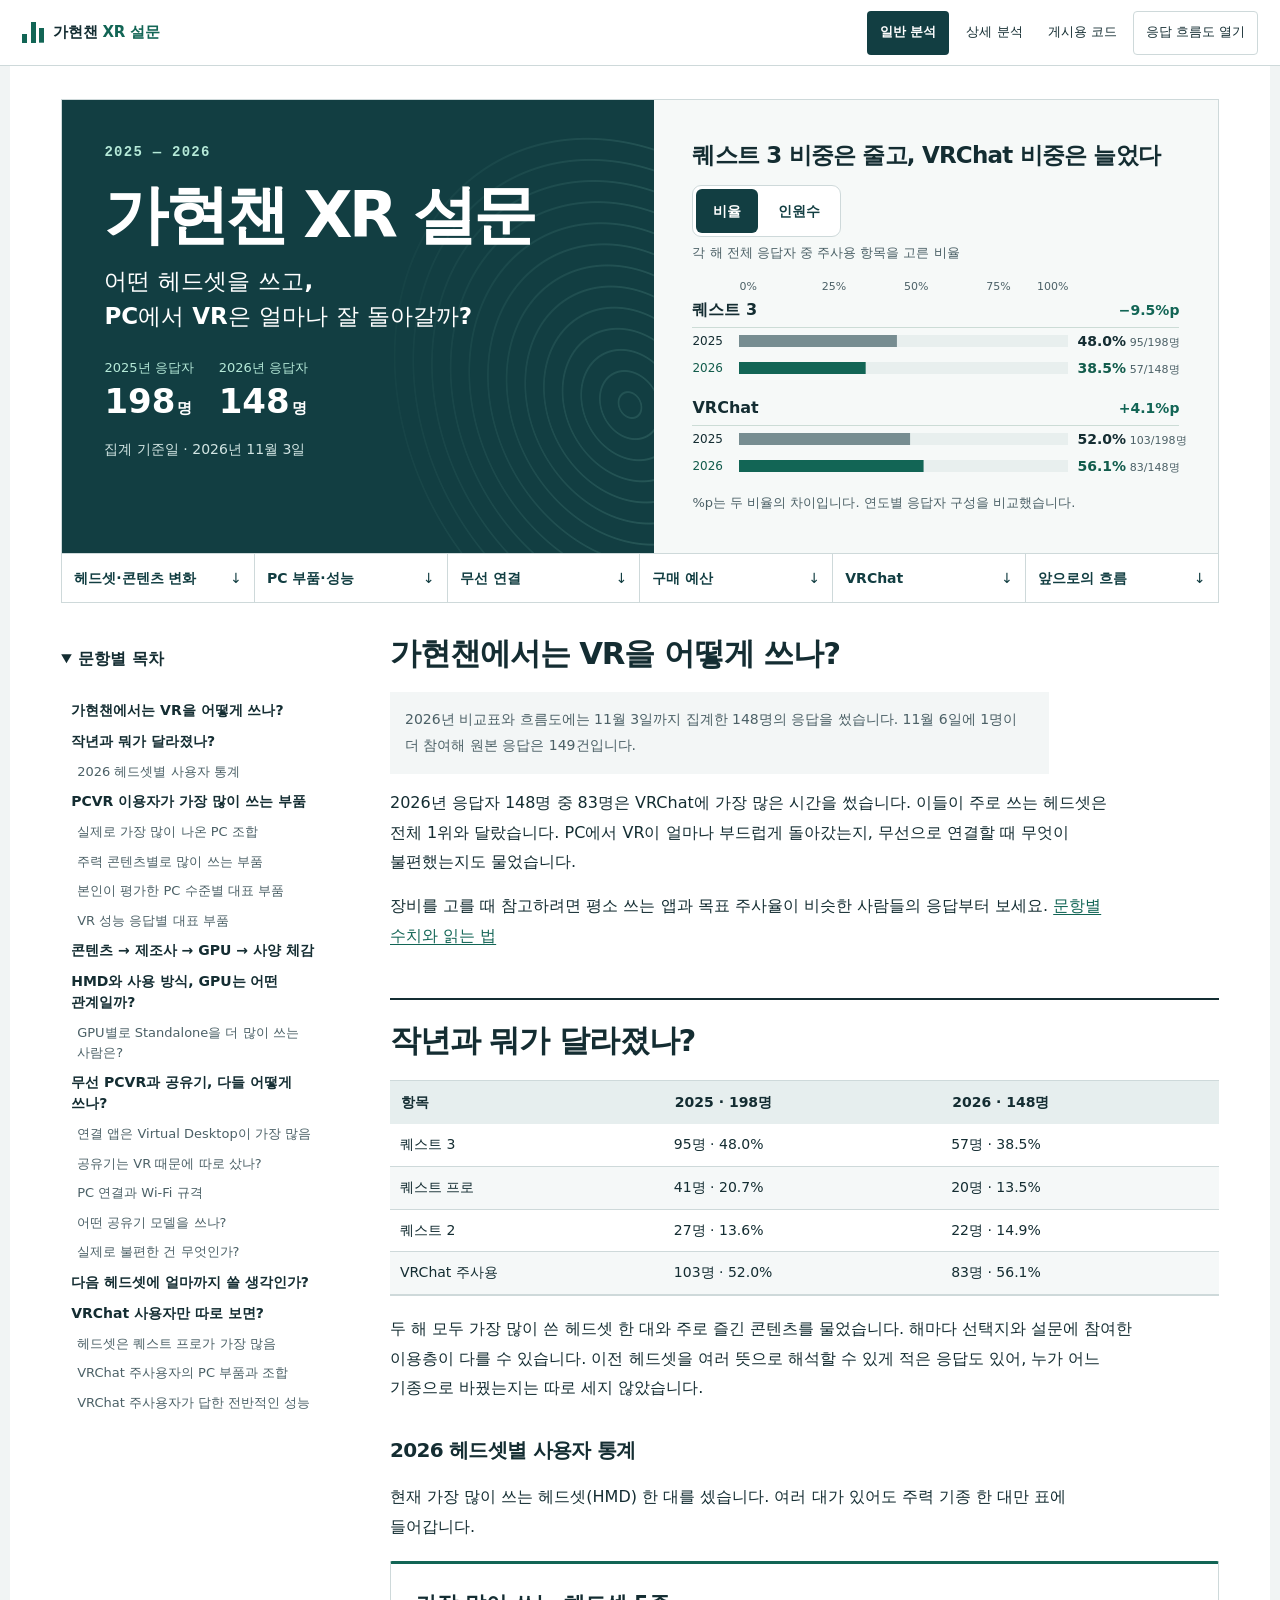
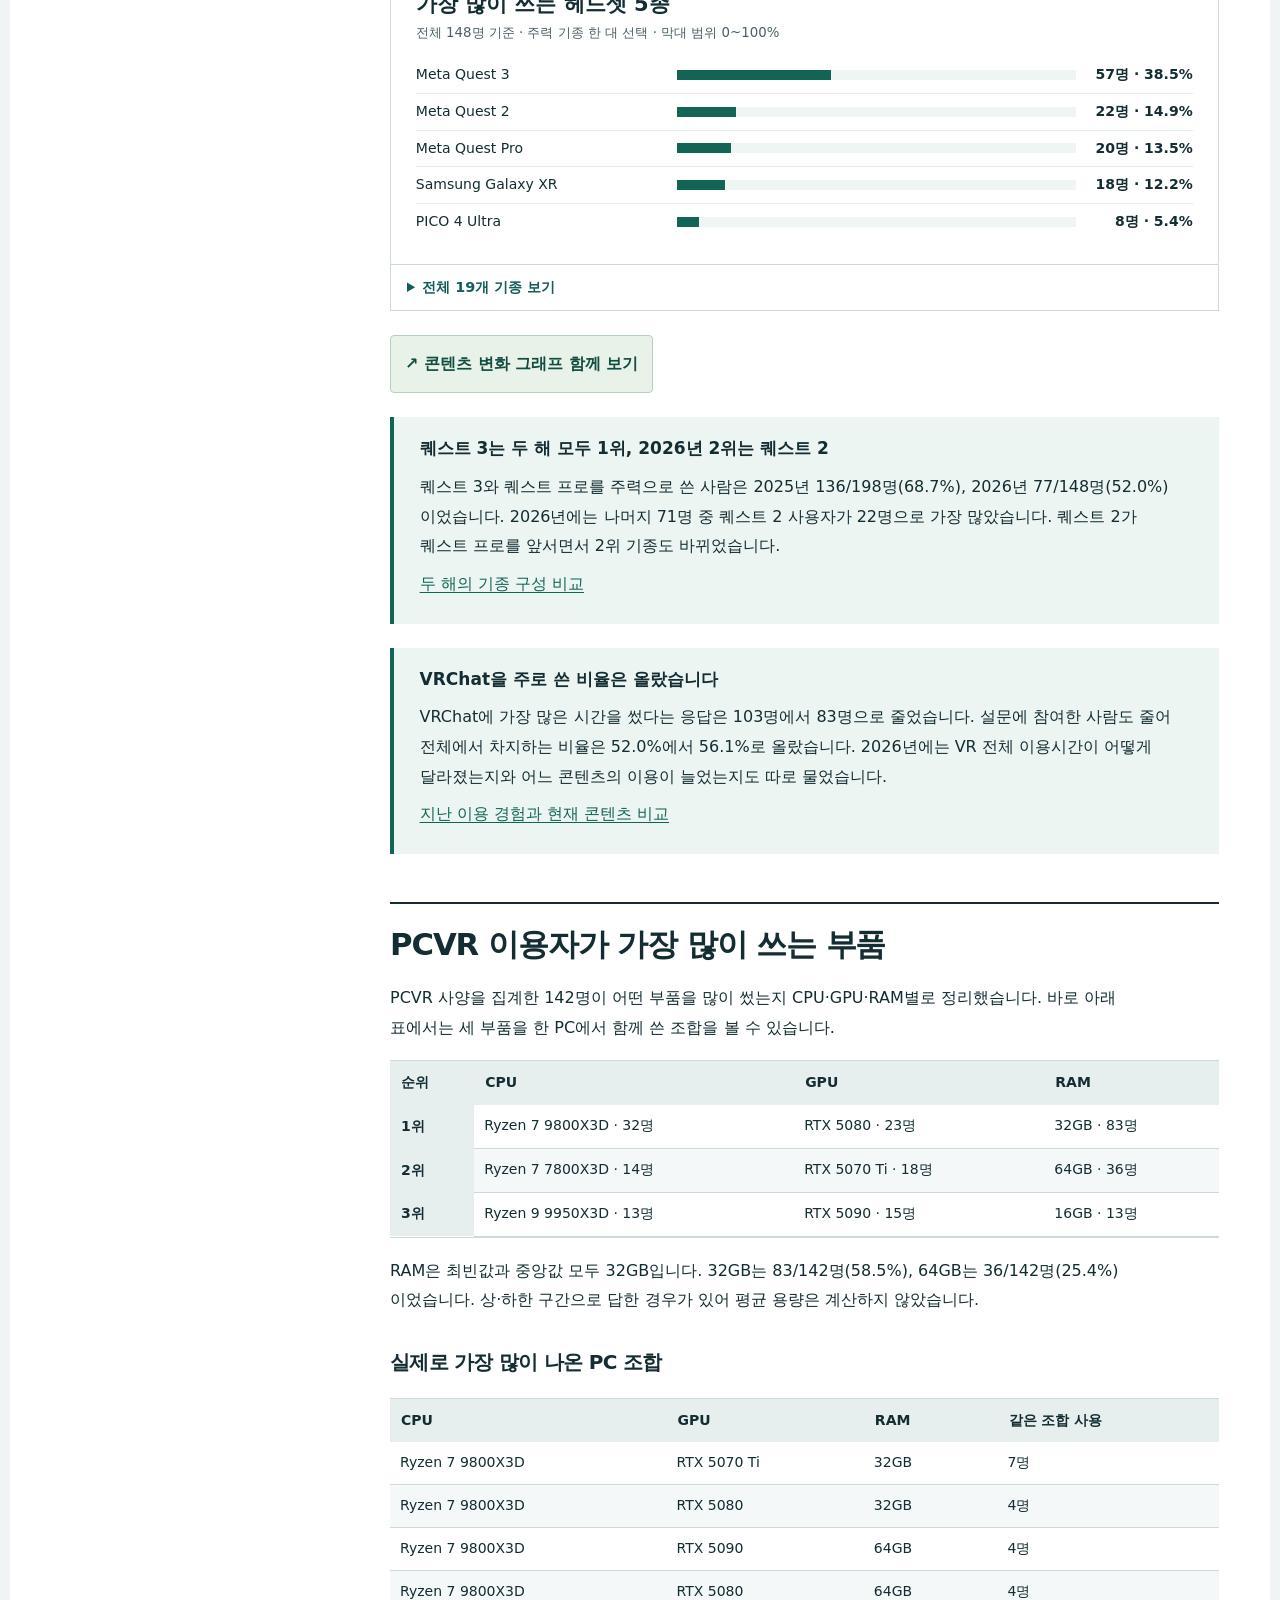
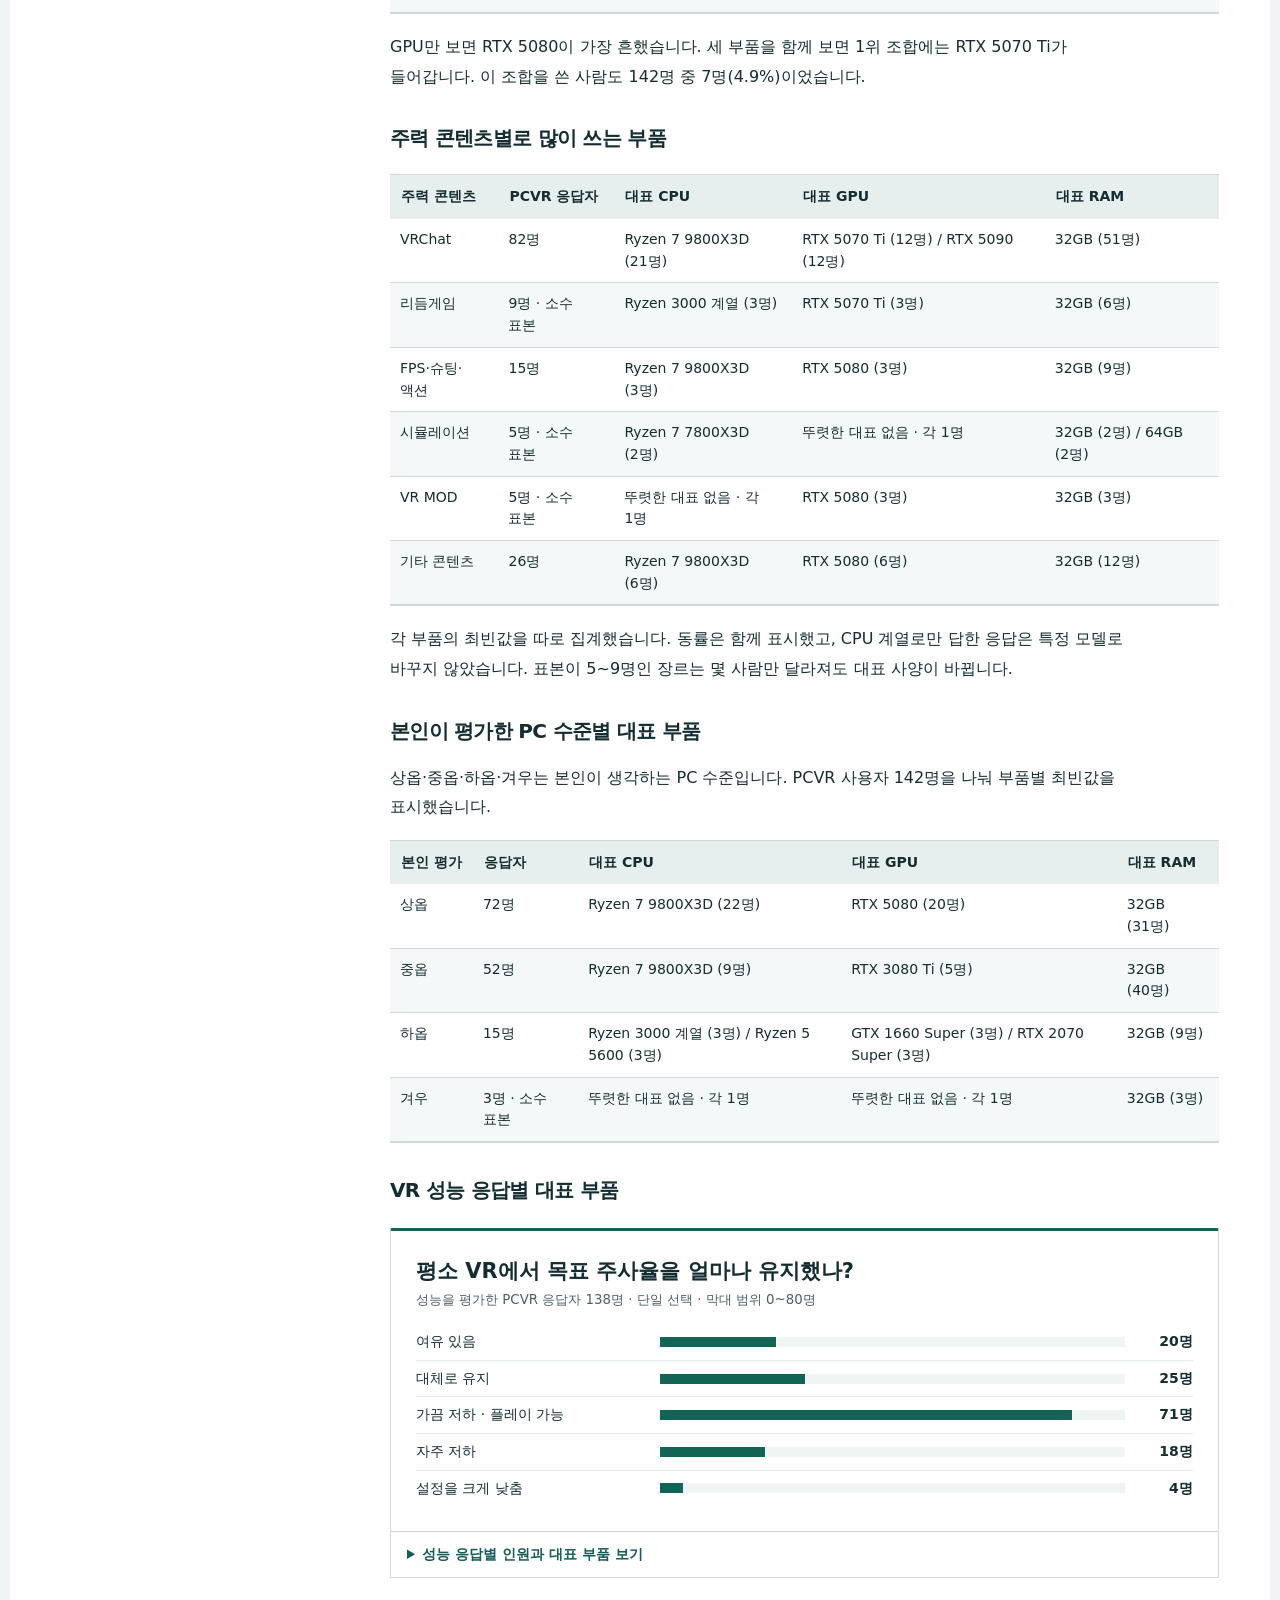
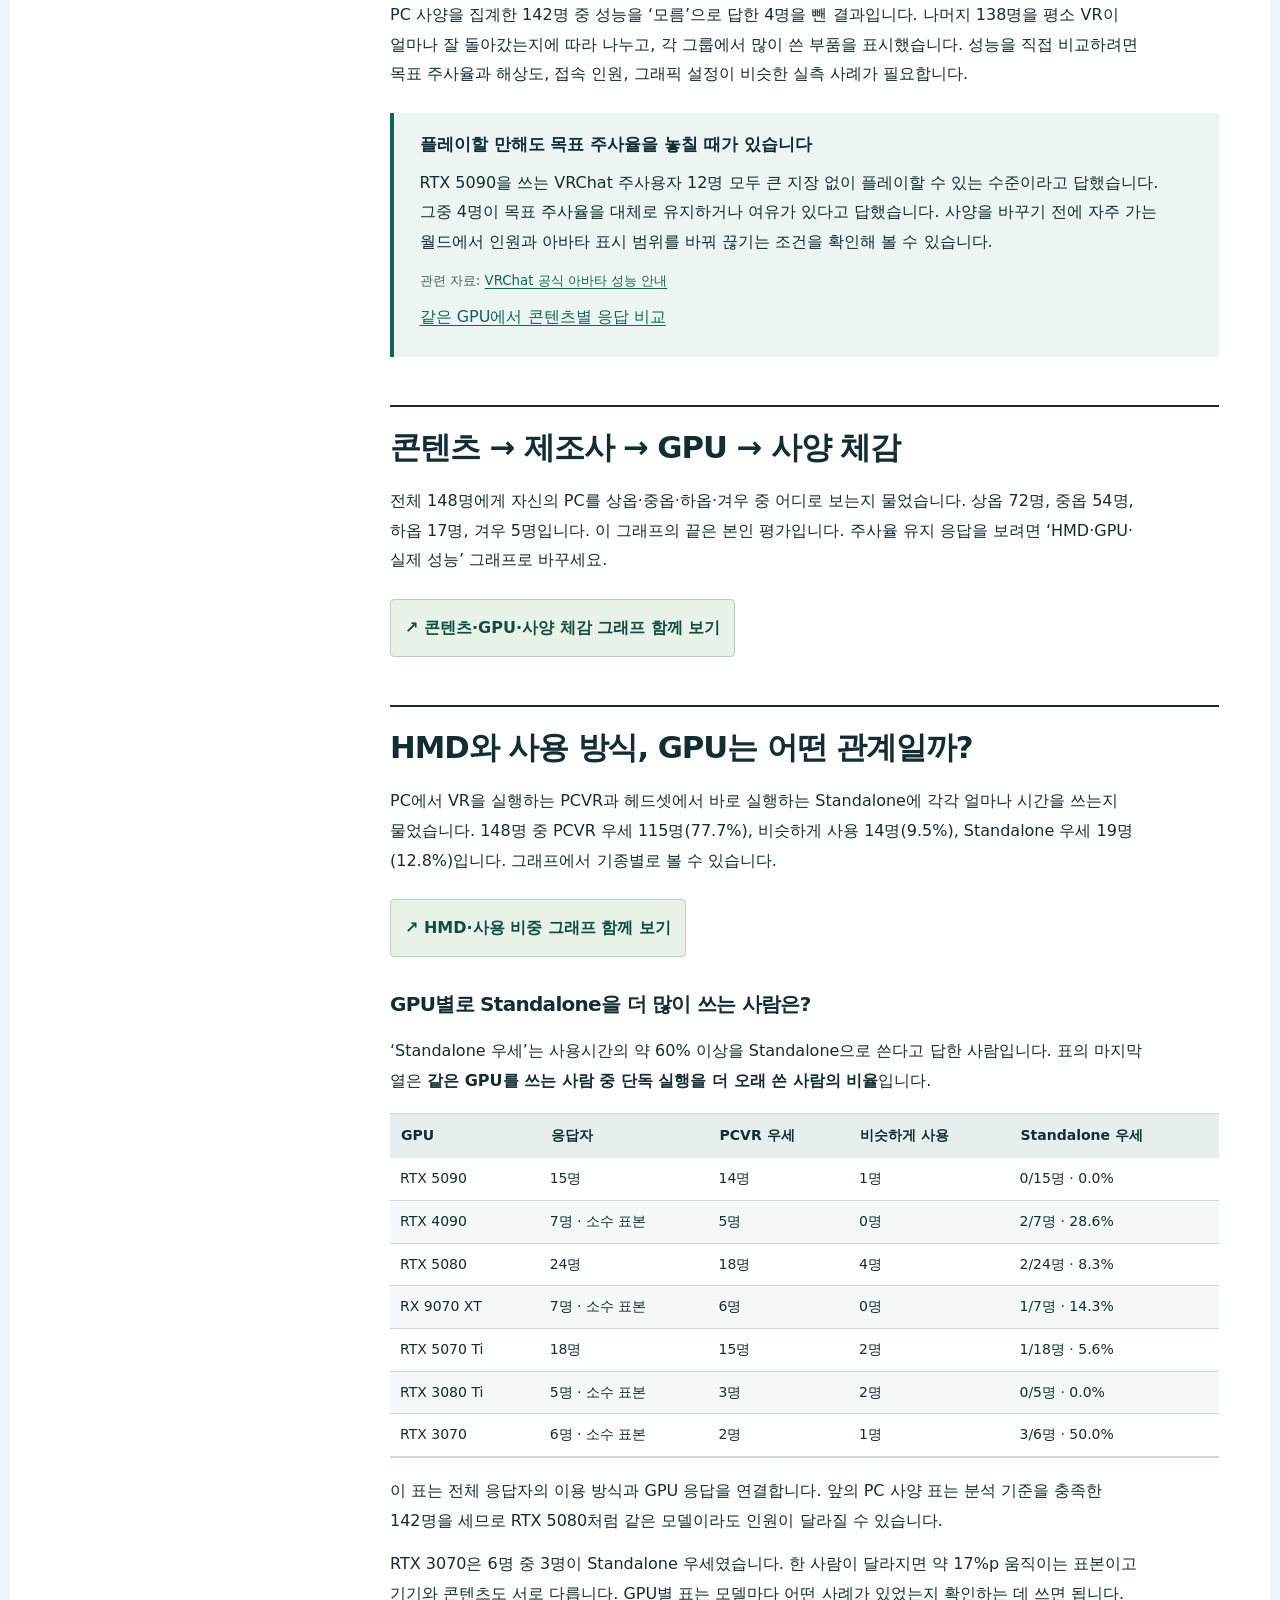
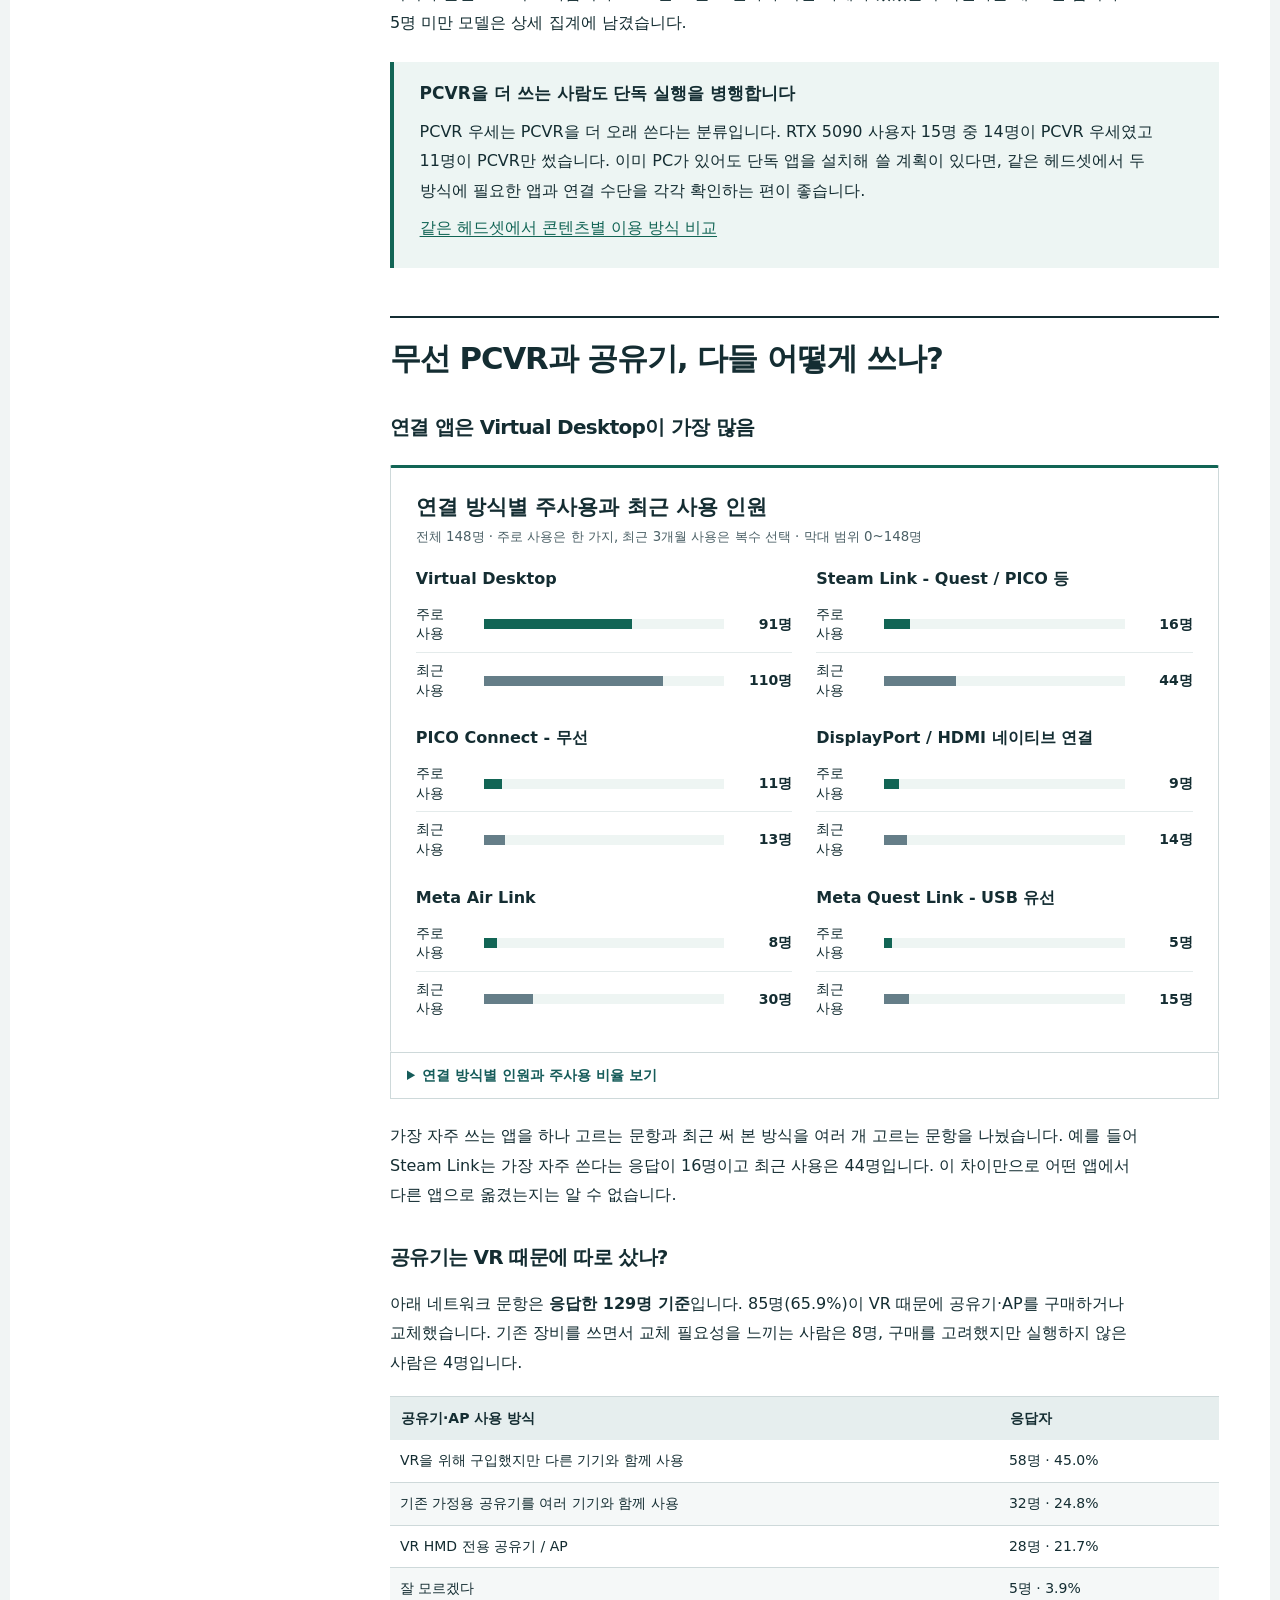
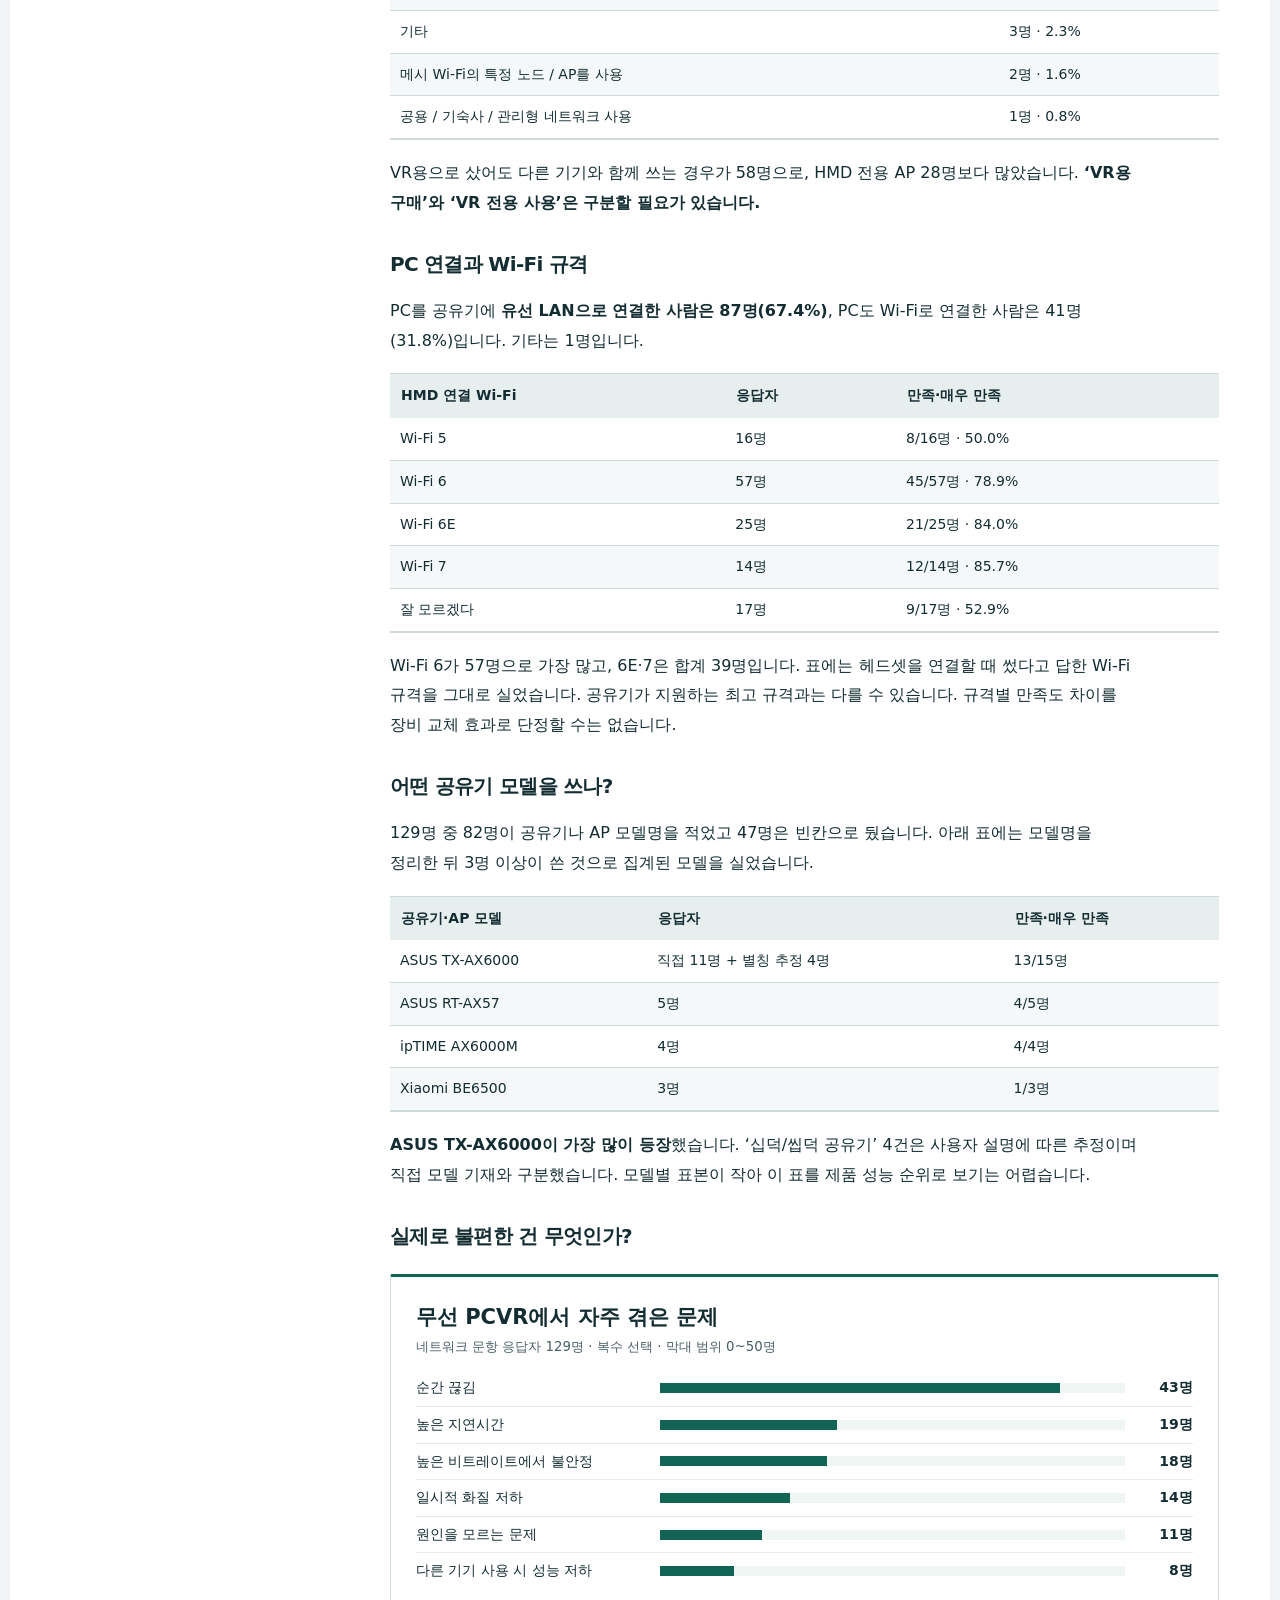
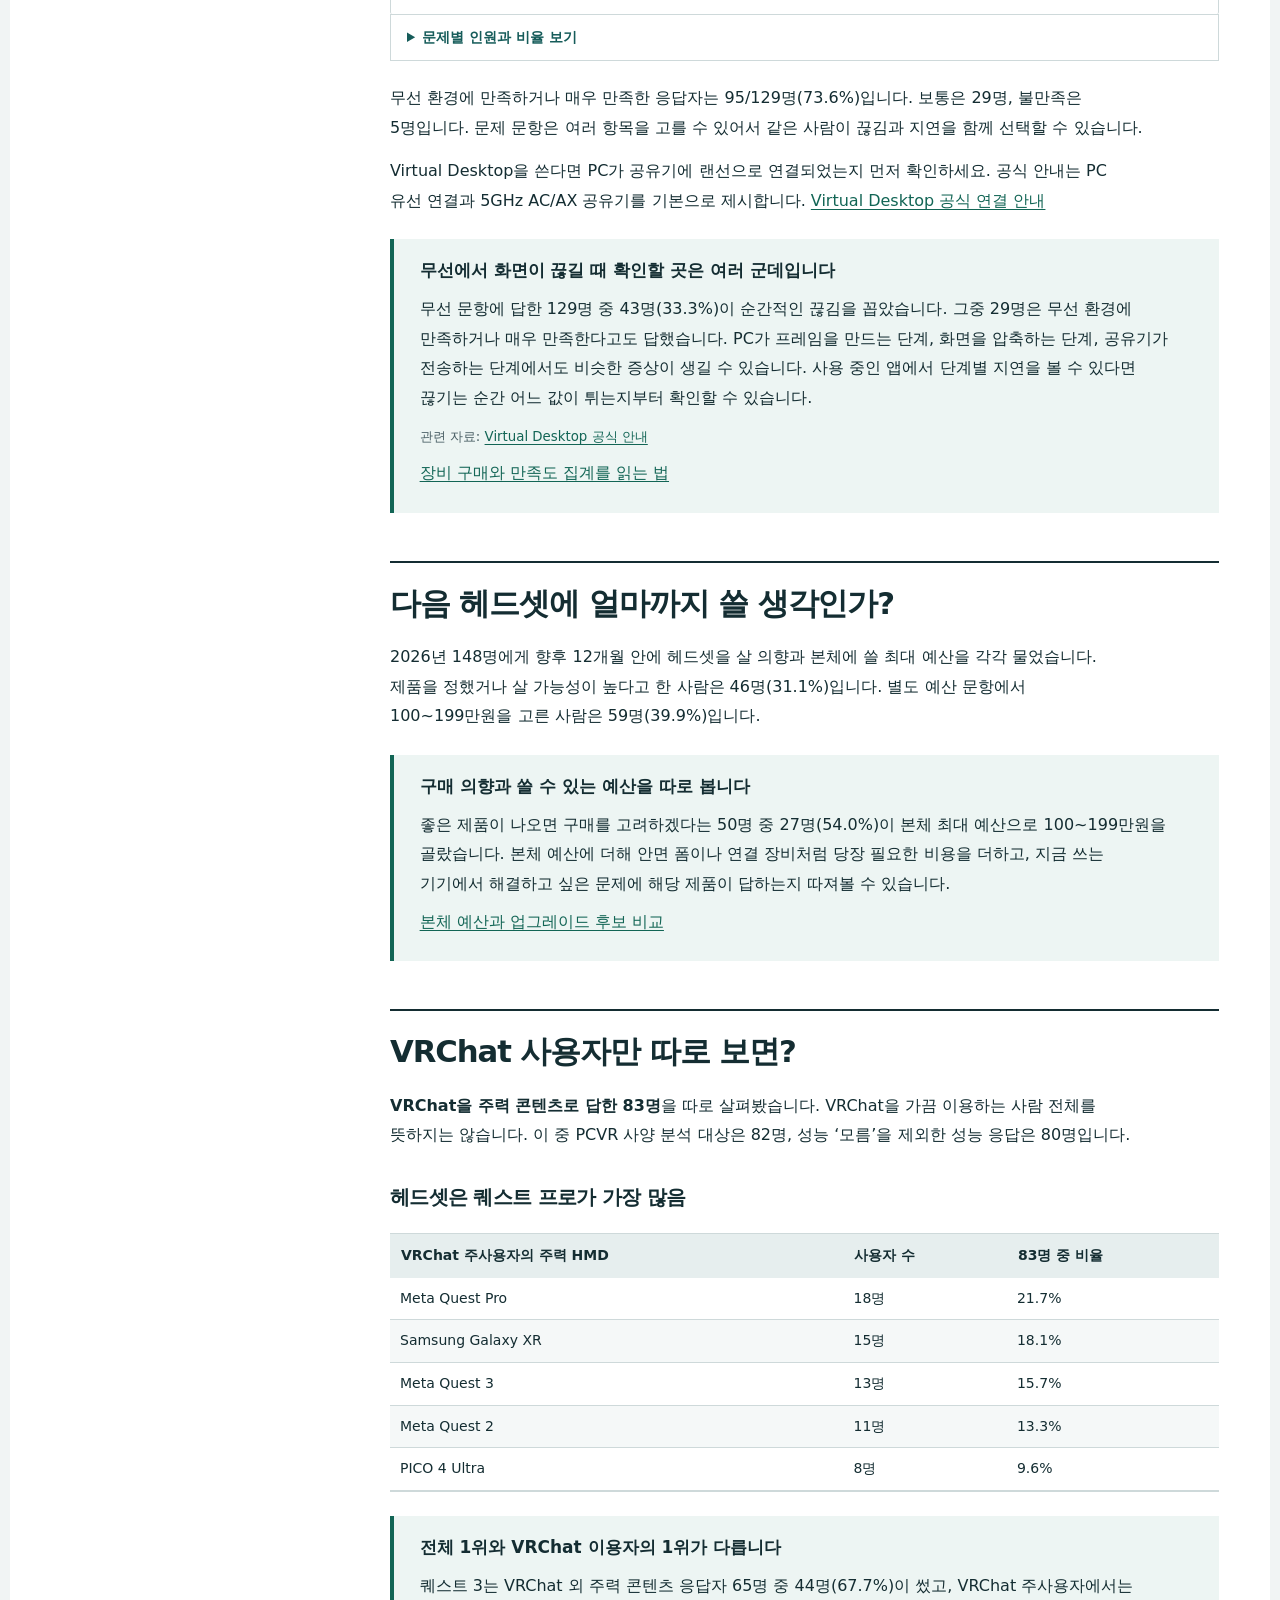
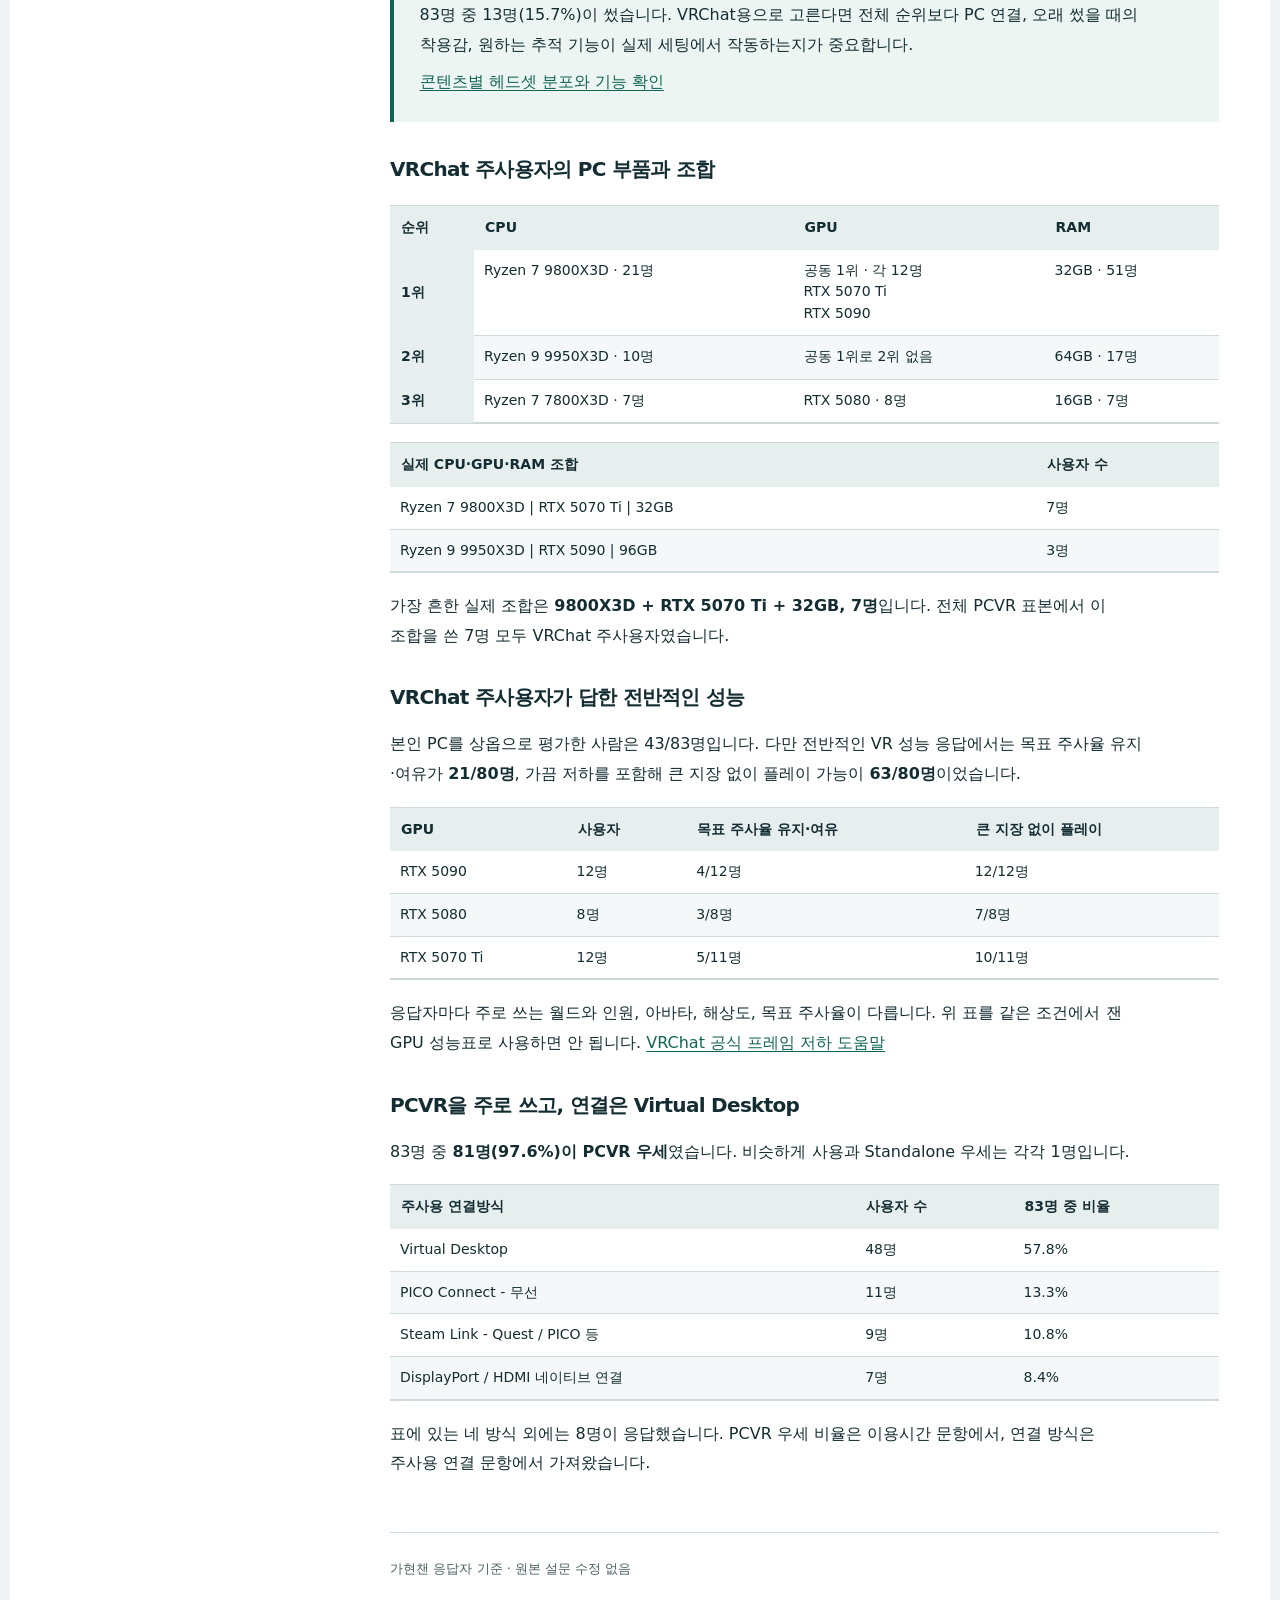
<file: docs/index.html>
<!doctype html><html lang="ko"><meta charset="utf-8"><meta name="viewport" content="width=device-width,initial-scale=1"><title>가현챈 XR 설문 | 2025–2026</title><meta name="description" content="가현챈 VR/XR 설문 일반·상세 분석과 대화형 Sankey"><link rel="stylesheet" href="style.css"><body>
<a class="skip-link" href="#reading">본문으로 건너뛰기</a>
<header class="top">
  <a class="brand" href="./">가현챈 <b>XR 설문</b></a>
  <nav aria-label="보고서 메뉴">
    <button type="button" data-view="general" aria-pressed="true">일반 분석</button>
    <button type="button" data-view="detailed" aria-pressed="false">상세 분석</button>
    <a href="community.html">게시용 코드</a>
    <button type="button" id="toggleGraph" aria-controls="graphPanel" aria-expanded="false">응답 흐름도 열기</button>
  </nav>
</header>
<div class="layout"><main id="reading" tabindex="-1">
<header class="intro" id="overviewIntro">
  <div class="intro-copy">
    <div class="cover-orbits" aria-hidden="true"></div>
    <p class="edition">2025 — 2026</p>
    <h1>가현챈 XR 설문</h1>
    <p class="lead">어떤 헤드셋을 쓰고,<br class="hero-break"> PC에서 VR은 얼마나 잘 돌아갈까?</p>
    <p class="survey-meta"><span>2025년 응답자<strong>198<small>명</small></strong></span><span>2026년 응답자<strong>148<small>명</small></strong></span></p>
    <p class="scope">집계 기준일 · 2026년 11월 3일</p>
  </div>

  <nav class="question-jump" aria-label="관심 주제로 이동">
    <a href="#general-1">헤드셋·콘텐츠 변화</a>
    <a href="#general-3">PC 부품·성능</a>
    <a href="#general-11">무선 연결</a>
    <a href="#general-17">구매 예산</a>
    <a href="#general-18">VRChat</a>
    <a href="#detail-forecast">앞으로의 흐름</a>
  </nav>
  <figure class="year-compare" aria-labelledby="compare-title">
    <figcaption id="compare-title">퀘스트 3 비중은 줄고, VRChat 비중은 늘었다</figcaption>
    <div class="compare-switch" role="group" aria-label="그래프 표시 기준" hidden>
      <button type="button" data-unit="share" aria-pressed="true">비율</button>
      <button type="button" data-unit="count" aria-pressed="false">인원수</button>
    </div>
    <p class="compare-unit" role="status" aria-atomic="true">각 해 전체 응답자 중 주사용 항목을 고른 비율</p>
    <div class="compare-scale" aria-hidden="true"><span>0%</span><span>25%</span><span>50%</span><span>75%</span><span>100%</span></div>
    <div class="compare-group" role="group" aria-label="주력 헤드셋 퀘스트 3">
      <div class="compare-label"><strong>퀘스트 3</strong><span>−9.5%p</span></div>
      <div class="compare-row"><span>2025</span><span class="compare-track" aria-hidden="true"><span style="--share:48%" data-count="95" data-total="198"></span></span><span class="compare-value"><strong>48.0%</strong> <small>95/198명</small></span></div>
      <div class="compare-row current"><span>2026</span><span class="compare-track" aria-hidden="true"><span style="--share:38.5%" data-count="57" data-total="148"></span></span><span class="compare-value"><strong>38.5%</strong> <small>57/148명</small></span></div>
    </div>
    <div class="compare-group" role="group" aria-label="주력 콘텐츠 VRChat">
      <div class="compare-label"><strong>VRChat</strong><span>+4.1%p</span></div>
      <div class="compare-row"><span>2025</span><span class="compare-track" aria-hidden="true"><span style="--share:52%" data-count="103" data-total="198"></span></span><span class="compare-value"><strong>52.0%</strong> <small>103/198명</small></span></div>
      <div class="compare-row current"><span>2026</span><span class="compare-track" aria-hidden="true"><span style="--share:56.1%" data-count="83" data-total="148"></span></span><span class="compare-value"><strong>56.1%</strong> <small>83/148명</small></span></div>
    </div>
    <p class="compare-note">%p는 두 비율의 차이입니다. 연도별 응답자 구성을 비교했습니다.</p>
  </figure>

</header>
<header class="detail-intro companion-intro" id="detailIntro" hidden><h1>문항별 상세 분석</h1><p>2025·2026년 응답의 집계 기준과 항목별 인원, 콘텐츠별 비교를 확인하세요.</p></header>

<details class="toc"><summary>문항별 목차</summary><nav aria-label="문항별 목차" id="toc"></nav></details>
<button id="returnToReading" class="return-to-reading" type="button" hidden aria-label="일반 분석에서 읽던 위치로 돌아가기">↩ 읽던 위치로 돌아가기</button>
<article id="general">
<h2 id="general-synthesis">가현챈에서는 VR을 어떻게 쓰나?</h2>
<p class="note">2026년 비교표와 흐름도에는 11월 3일까지 집계한 148명의 응답을 썼습니다. 11월 6일에 1명이 더 참여해 원본 응답은 149건입니다.</p>
<p>2026년 응답자 148명 중 83명은 VRChat에 가장 많은 시간을 썼습니다. 이들이 주로 쓰는 헤드셋은 전체 1위와 달랐습니다. PC에서 VR이 얼마나 부드럽게 돌아갔는지, 무선으로 연결할 때 무엇이 불편했는지도 물었습니다.</p>
<p>장비를 고를 때 참고하려면 평소 쓰는 앱과 목표 주사율이 비슷한 사람들의 응답부터 보세요. <a href="index.html#detail-hypotheses" data-detail-link="detail-hypotheses">문항별 수치와 읽는 법</a></p>
<h2 id="general-1">작년과 뭐가 달라졌나?</h2><div class="table"><table><thead><tr><th>항목</th><th>2025 · 198명</th><th>2026 · 148명</th></tr></thead><tbody><tr><td>퀘스트 3</td><td>95명 · 48.0%</td><td>57명 · 38.5%</td></tr><tr><td>퀘스트 프로</td><td>41명 · 20.7%</td><td>20명 · 13.5%</td></tr><tr><td>퀘스트 2</td><td>27명 · 13.6%</td><td>22명 · 14.9%</td></tr><tr><td>VRChat 주사용</td><td>103명 · 52.0%</td><td>83명 · 56.1%</td></tr></tbody></table></div><p>두 해 모두 가장 많이 쓴 헤드셋 한 대와 주로 즐긴 콘텐츠를 물었습니다. 해마다 선택지와 설문에 참여한 이용층이 다를 수 있습니다. 이전 헤드셋을 여러 뜻으로 해석할 수 있게 적은 응답도 있어, 누가 어느 기종으로 바꿨는지는 따로 세지 않았습니다.</p>
<h3 id="general-2">2026 헤드셋별 사용자 통계</h3><p>현재 가장 많이 쓰는 헤드셋(HMD) 한 대를 셌습니다. 여러 대가 있어도 주력 기종 한 대만 표에 들어갑니다.</p><figure class="survey-plot"><figcaption><strong>가장 많이 쓰는 헤드셋 5종</strong><small>전체 148명 기준 · 주력 기종 한 대 선택 · 막대 범위 0~100%</small></figcaption><ul class="measure-list headset-ranks"><li class="measure-row "><span>Meta Quest 3</span><span class="measure-track" aria-hidden="true"><i style="width:38.514%"></i></span><strong>57명 · 38.5%</strong></li><li class="measure-row "><span>Meta Quest 2</span><span class="measure-track" aria-hidden="true"><i style="width:14.865%"></i></span><strong>22명 · 14.9%</strong></li><li class="measure-row "><span>Meta Quest Pro</span><span class="measure-track" aria-hidden="true"><i style="width:13.514%"></i></span><strong>20명 · 13.5%</strong></li><li class="measure-row "><span>Samsung Galaxy XR</span><span class="measure-track" aria-hidden="true"><i style="width:12.162%"></i></span><strong>18명 · 12.2%</strong></li><li class="measure-row "><span>PICO 4 Ultra</span><span class="measure-track" aria-hidden="true"><i style="width:5.405%"></i></span><strong>8명 · 5.4%</strong></li></ul></figure><details class="chart-data"><summary>전체 19개 기종 보기</summary><div class="table"><table><thead><tr><th>주력 헤드셋</th><th>사용자 수</th><th>148명 중 비율</th></tr></thead><tbody><tr><td>Meta Quest 3</td><td>57명</td><td>38.5%</td></tr><tr><td>Meta Quest 2</td><td>22명</td><td>14.9%</td></tr><tr><td>Meta Quest Pro</td><td>20명</td><td>13.5%</td></tr><tr><td>Samsung Galaxy XR</td><td>18명</td><td>12.2%</td></tr><tr><td>PICO 4 Ultra</td><td>8명</td><td>5.4%</td></tr><tr><td>PICO 4 Pro / Enterprise</td><td>4명</td><td>2.7%</td></tr><tr><td>Meta Quest 3S</td><td>3명</td><td>2.0%</td></tr><tr><td>Bigscreen Beyond 2e</td><td>2명</td><td>1.4%</td></tr><tr><td>HTC VIVE Focus Vision</td><td>2명</td><td>1.4%</td></tr><tr><td>Valve Index</td><td>2명</td><td>1.4%</td></tr><tr><td>기타 SteamVR / PCVR HMD</td><td>2명</td><td>1.4%</td></tr><tr><td>Apple Vision Pro</td><td>1명</td><td>0.7%</td></tr><tr><td>HTC VIVE / VIVE Pro</td><td>1명</td><td>0.7%</td></tr><tr><td>HTC VIVE Pro 2</td><td>1명</td><td>0.7%</td></tr><tr><td>HTC VIVE Pro Eye</td><td>1명</td><td>0.7%</td></tr><tr><td>HTC VIVE XR Elite</td><td>1명</td><td>0.7%</td></tr><tr><td>PICO 4</td><td>1명</td><td>0.7%</td></tr><tr><td>PlayStation VR2</td><td>1명</td><td>0.7%</td></tr><tr><td>Steam Frame</td><td>1명</td><td>0.7%</td></tr></tbody></table></div><a class="plot-download" href="assets/headset-ranking.svg" download>그래프 SVG 저장</a></details>
<button class="graph-link" data-chart="content">↗ 콘텐츠 변화 그래프 함께 보기</button><aside id="insight-01" class="interpretation">
<h4>퀘스트 3는 두 해 모두 1위, 2026년 2위는 퀘스트 2</h4>
<p>퀘스트 3와 퀘스트 프로를 주력으로 쓴 사람은 2025년 136/198명(68.7%), 2026년 77/148명(52.0%)이었습니다. 2026년에는 나머지 71명 중 퀘스트 2 사용자가 22명으로 가장 많았습니다. 퀘스트 2가 퀘스트 프로를 앞서면서 2위 기종도 바뀌었습니다.</p>

<p class="hypothesis-detail-link"><a href="index.html#hypothesis-01" data-detail-link="hypothesis-01">두 해의 기종 구성 비교</a></p>
</aside><aside id="insight-02" class="interpretation">
<h4>VRChat을 주로 쓴 비율은 올랐습니다</h4>
<p>VRChat에 가장 많은 시간을 썼다는 응답은 103명에서 83명으로 줄었습니다. 설문에 참여한 사람도 줄어 전체에서 차지하는 비율은 52.0%에서 56.1%로 올랐습니다. 2026년에는 VR 전체 이용시간이 어떻게 달라졌는지와 어느 콘텐츠의 이용이 늘었는지도 따로 물었습니다.</p>

<p class="hypothesis-detail-link"><a href="index.html#hypothesis-02" data-detail-link="hypothesis-02">지난 이용 경험과 현재 콘텐츠 비교</a></p>
</aside>
<h2 id="general-3">PCVR 이용자가 가장 많이 쓰는 부품</h2><p>PCVR 사양을 집계한 142명이 어떤 부품을 많이 썼는지 CPU·GPU·RAM별로 정리했습니다. 바로 아래 표에서는 세 부품을 한 PC에서 함께 쓴 조합을 볼 수 있습니다.</p><div class="table"><table><thead><tr><th>순위</th><th>CPU</th><th>GPU</th><th>RAM</th></tr></thead><tbody><tr><th scope=row>1위</th><td>Ryzen 7 9800X3D · 32명</td><td>RTX 5080 · 23명</td><td>32GB · 83명</td></tr><tr><th scope=row>2위</th><td>Ryzen 7 7800X3D · 14명</td><td>RTX 5070 Ti · 18명</td><td>64GB · 36명</td></tr><tr><th scope=row>3위</th><td>Ryzen 9 9950X3D · 13명</td><td>RTX 5090 · 15명</td><td>16GB · 13명</td></tr></tbody></table></div><p>RAM은 최빈값과 중앙값 모두 32GB입니다. 32GB는 83/142명(58.5%), 64GB는 36/142명(25.4%)이었습니다. 상·하한 구간으로 답한 경우가 있어 평균 용량은 계산하지 않았습니다.</p><h3 id="general-4">실제로 가장 많이 나온 PC 조합</h3><div class="table"><table><thead><tr><th>CPU</th><th>GPU</th><th>RAM</th><th>같은 조합 사용</th></tr></thead><tbody><tr><td>Ryzen 7 9800X3D</td><td>RTX 5070 Ti</td><td>32GB</td><td>7명</td></tr><tr><td>Ryzen 7 9800X3D</td><td>RTX 5080</td><td>32GB</td><td>4명</td></tr><tr><td>Ryzen 7 9800X3D</td><td>RTX 5090</td><td>64GB</td><td>4명</td></tr><tr><td>Ryzen 7 9800X3D</td><td>RTX 5080</td><td>64GB</td><td>4명</td></tr></tbody></table></div><p>GPU만 보면 RTX 5080이 가장 흔했습니다. 세 부품을 함께 보면 1위 조합에는 RTX 5070 Ti가 들어갑니다. 이 조합을 쓴 사람도 142명 중 7명(4.9%)이었습니다.</p><h3 id="general-5">주력 콘텐츠별로 많이 쓰는 부품</h3><div class="table"><table><thead><tr><th>주력 콘텐츠</th><th>PCVR 응답자</th><th>대표 CPU</th><th>대표 GPU</th><th>대표 RAM</th></tr></thead><tbody><tr><td>VRChat</td><td>82명</td><td>Ryzen 7 9800X3D (21명)</td><td>RTX 5070 Ti (12명) / RTX 5090 (12명)</td><td>32GB (51명)</td></tr><tr><td>리듬게임</td><td>9명 · 소수 표본</td><td>Ryzen 3000 계열 (3명)</td><td>RTX 5070 Ti (3명)</td><td>32GB (6명)</td></tr><tr><td>FPS·슈팅·액션</td><td>15명</td><td>Ryzen 7 9800X3D (3명)</td><td>RTX 5080 (3명)</td><td>32GB (9명)</td></tr><tr><td>시뮬레이션</td><td>5명 · 소수 표본</td><td>Ryzen 7 7800X3D (2명)</td><td>뚜렷한 대표 없음 · 각 1명</td><td>32GB (2명) / 64GB (2명)</td></tr><tr><td>VR MOD</td><td>5명 · 소수 표본</td><td>뚜렷한 대표 없음 · 각 1명</td><td>RTX 5080 (3명)</td><td>32GB (3명)</td></tr><tr><td>기타 콘텐츠</td><td>26명</td><td>Ryzen 7 9800X3D (6명)</td><td>RTX 5080 (6명)</td><td>32GB (12명)</td></tr></tbody></table></div><p>각 부품의 최빈값을 따로 집계했습니다. 동률은 함께 표시했고, CPU 계열로만 답한 응답은 특정 모델로 바꾸지 않았습니다. 표본이 5~9명인 장르는 몇 사람만 달라져도 대표 사양이 바뀝니다.</p>
<h3 id="general-6">본인이 평가한 PC 수준별 대표 부품</h3><p>상옵·중옵·하옵·겨우는 본인이 생각하는 PC 수준입니다. PCVR 사용자 142명을 나눠 부품별 최빈값을 표시했습니다.</p><div class="table"><table><thead><tr><th>본인 평가</th><th>응답자</th><th>대표 CPU</th><th>대표 GPU</th><th>대표 RAM</th></tr></thead><tbody><tr><td>상옵</td><td>72명</td><td>Ryzen 7 9800X3D (22명)</td><td>RTX 5080 (20명)</td><td>32GB (31명)</td></tr><tr><td>중옵</td><td>52명</td><td>Ryzen 7 9800X3D (9명)</td><td>RTX 3080 Ti (5명)</td><td>32GB (40명)</td></tr><tr><td>하옵</td><td>15명</td><td>Ryzen 3000 계열 (3명) / Ryzen 5 5600 (3명)</td><td>GTX 1660 Super (3명) / RTX 2070 Super (3명)</td><td>32GB (9명)</td></tr><tr><td>겨우</td><td>3명 · 소수 표본</td><td>뚜렷한 대표 없음 · 각 1명</td><td>뚜렷한 대표 없음 · 각 1명</td><td>32GB (3명)</td></tr></tbody></table></div>
<h3 id="general-7">VR 성능 응답별 대표 부품</h3><figure class="survey-plot"><figcaption><strong>평소 VR에서 목표 주사율을 얼마나 유지했나?</strong><small>성능을 평가한 PCVR 응답자 138명 · 단일 선택 · 막대 범위 0~80명</small></figcaption><ul class="measure-list"><li class="measure-row"><span>여유 있음</span><span class="measure-track" aria-hidden="true"><i style="width:25.000%"></i></span><strong>20명</strong></li><li class="measure-row"><span>대체로 유지</span><span class="measure-track" aria-hidden="true"><i style="width:31.250%"></i></span><strong>25명</strong></li><li class="measure-row"><span>가끔 저하 · 플레이 가능</span><span class="measure-track" aria-hidden="true"><i style="width:88.750%"></i></span><strong>71명</strong></li><li class="measure-row"><span>자주 저하</span><span class="measure-track" aria-hidden="true"><i style="width:22.500%"></i></span><strong>18명</strong></li><li class="measure-row"><span>설정을 크게 낮춤</span><span class="measure-track" aria-hidden="true"><i style="width:5.000%"></i></span><strong>4명</strong></li></ul></figure><details class="chart-data"><summary>성능 응답별 인원과 대표 부품 보기</summary><div class="table"><table><thead><tr><th>실제 성능 응답</th><th>응답자</th><th>대표 CPU</th><th>대표 GPU</th><th>대표 RAM</th></tr></thead><tbody><tr><td>여유</td><td>20명</td><td>Ryzen 7 9800X3D (6명)</td><td>RTX 5080 (8명)</td><td>64GB (12명)</td></tr><tr><td>대체로 유지</td><td>25명</td><td>Ryzen 7 9800X3D (8명)</td><td>RTX 5080 (7명)</td><td>32GB (10명)</td></tr><tr><td>가끔 저하·플레이 가능</td><td>71명</td><td>Ryzen 7 9800X3D (14명)</td><td>RTX 5070 Ti (9명)</td><td>32GB (48명)</td></tr><tr><td>잦은 저하</td><td>18명</td><td>Ryzen 7 9800X3D (3명)</td><td>RTX 3080 Ti (2명) / RTX 5080 (2명) / RX 7900 XTX (2명)</td><td>32GB (14명)</td></tr><tr><td>설정 크게 낮춤</td><td>4명 · 소수 표본</td><td>7세대 이하 Core (2명)</td><td>뚜렷한 대표 없음 · 각 1명</td><td>32GB (3명)</td></tr></tbody></table></div><a class="plot-download" href="assets/pcvr-performance.svg" download>그래프 SVG 저장</a></details><p>PC 사양을 집계한 142명 중 성능을 ‘모름’으로 답한 4명을 뺀 결과입니다. 나머지 138명을 평소 VR이 얼마나 잘 돌아갔는지에 따라 나누고, 각 그룹에서 많이 쓴 부품을 표시했습니다. 성능을 직접 비교하려면 목표 주사율과 해상도, 접속 인원, 그래픽 설정이 비슷한 실측 사례가 필요합니다.</p>
<aside id="insight-04" class="interpretation">
<h4>플레이할 만해도 목표 주사율을 놓칠 때가 있습니다</h4>
<p>RTX 5090을 쓰는 VRChat 주사용자 12명 모두 큰 지장 없이 플레이할 수 있는 수준이라고 답했습니다. 그중 4명이 목표 주사율을 대체로 유지하거나 여유가 있다고 답했습니다. 사양을 바꾸기 전에 자주 가는 월드에서 인원과 아바타 표시 범위를 바꿔 끊기는 조건을 확인해 볼 수 있습니다.</p>
<p><small>관련 자료: <a href="https://creators.vrchat.com/avatars/avatar-performance-ranking-system/">VRChat 공식 아바타 성능 안내</a></small></p>
<p class="hypothesis-detail-link"><a href="index.html#hypothesis-04" data-detail-link="hypothesis-04">같은 GPU에서 콘텐츠별 응답 비교</a></p>
</aside>
<h2 id="general-8">콘텐츠 → 제조사 → GPU → 사양 체감</h2><p>전체 148명에게 자신의 PC를 상옵·중옵·하옵·겨우 중 어디로 보는지 물었습니다. 상옵 72명, 중옵 54명, 하옵 17명, 겨우 5명입니다. 이 그래프의 끝은 본인 평가입니다. 주사율 유지 응답을 보려면 ‘HMD·GPU·실제 성능’ 그래프로 바꾸세요.</p>
<button class="graph-link" data-chart="perception">↗ 콘텐츠·GPU·사양 체감 그래프 함께 보기</button><h2 id="general-9">HMD와 사용 방식, GPU는 어떤 관계일까?</h2><p>PC에서 VR을 실행하는 PCVR과 헤드셋에서 바로 실행하는 Standalone에 각각 얼마나 시간을 쓰는지 물었습니다. 148명 중 PCVR 우세 115명(77.7%), 비슷하게 사용 14명(9.5%), Standalone 우세 19명(12.8%)입니다. 그래프에서 기종별로 볼 수 있습니다.</p><button class="graph-link" data-chart="mode">↗ HMD·사용 비중 그래프 함께 보기</button>
<h3 id="general-10">GPU별로 Standalone을 더 많이 쓰는 사람은?</h3><p>‘Standalone 우세’는 사용시간의 약 60% 이상을 Standalone으로 쓴다고 답한 사람입니다. 표의 마지막 열은 <b>같은 GPU를 쓰는 사람 중 단독 실행을 더 오래 쓴 사람의 비율</b>입니다.</p><div class="table"><table><thead><tr><th>GPU</th><th>응답자</th><th>PCVR 우세</th><th>비슷하게 사용</th><th>Standalone 우세</th></tr></thead><tbody><tr><td>RTX 5090</td><td>15명</td><td>14명</td><td>1명</td><td>0/15명 · 0.0%</td></tr><tr><td>RTX 4090</td><td>7명 · 소수 표본</td><td>5명</td><td>0명</td><td>2/7명 · 28.6%</td></tr><tr><td>RTX 5080</td><td>24명</td><td>18명</td><td>4명</td><td>2/24명 · 8.3%</td></tr><tr><td>RX 9070 XT</td><td>7명 · 소수 표본</td><td>6명</td><td>0명</td><td>1/7명 · 14.3%</td></tr><tr><td>RTX 5070 Ti</td><td>18명</td><td>15명</td><td>2명</td><td>1/18명 · 5.6%</td></tr><tr><td>RTX 3080 Ti</td><td>5명 · 소수 표본</td><td>3명</td><td>2명</td><td>0/5명 · 0.0%</td></tr><tr><td>RTX 3070</td><td>6명 · 소수 표본</td><td>2명</td><td>1명</td><td>3/6명 · 50.0%</td></tr></tbody></table></div>
<p>이 표는 전체 응답자의 이용 방식과 GPU 응답을 연결합니다. 앞의 PC 사양 표는 분석 기준을 충족한 142명을 세므로 RTX 5080처럼 같은 모델이라도 인원이 달라질 수 있습니다.</p><p>RTX 3070은 6명 중 3명이 Standalone 우세였습니다. 한 사람이 달라지면 약 17%p 움직이는 표본이고 기기와 콘텐츠도 서로 다릅니다. GPU별 표는 모델마다 어떤 사례가 있었는지 확인하는 데 쓰면 됩니다. 5명 미만 모델은 상세 집계에 남겼습니다.</p>
<aside id="insight-05" class="interpretation">
<h4>PCVR을 더 쓰는 사람도 단독 실행을 병행합니다</h4>
<p>PCVR 우세는 PCVR을 더 오래 쓴다는 분류입니다. RTX 5090 사용자 15명 중 14명이 PCVR 우세였고 11명이 PCVR만 썼습니다. 이미 PC가 있어도 단독 앱을 설치해 쓸 계획이 있다면, 같은 헤드셋에서 두 방식에 필요한 앱과 연결 수단을 각각 확인하는 편이 좋습니다.</p>

<p class="hypothesis-detail-link"><a href="index.html#hypothesis-05" data-detail-link="hypothesis-05">같은 헤드셋에서 콘텐츠별 이용 방식 비교</a></p>
</aside>
<h2 id="general-11">무선 PCVR과 공유기, 다들 어떻게 쓰나?</h2><h3 id="general-12">연결 앱은 Virtual Desktop이 가장 많음</h3><figure class="survey-plot"><figcaption><strong>연결 방식별 주사용과 최근 사용 인원</strong><small>전체 148명 · 주로 사용은 한 가지, 최근 3개월 사용은 복수 선택 · 막대 범위 0~148명</small></figcaption><div class="connection-pairs"><div class="measure-pair"><b>Virtual Desktop</b><ul class="measure-list"><li class="measure-row primary-use"><span>주로 사용</span><span class="measure-track" aria-hidden="true"><i style="width:61.486%"></i></span><strong>91명</strong></li><li class="measure-row recent-use"><span>최근 사용</span><span class="measure-track" aria-hidden="true"><i style="width:74.324%"></i></span><strong>110명</strong></li></ul></div><div class="measure-pair"><b>Steam Link - Quest / PICO 등</b><ul class="measure-list"><li class="measure-row primary-use"><span>주로 사용</span><span class="measure-track" aria-hidden="true"><i style="width:10.811%"></i></span><strong>16명</strong></li><li class="measure-row recent-use"><span>최근 사용</span><span class="measure-track" aria-hidden="true"><i style="width:29.730%"></i></span><strong>44명</strong></li></ul></div><div class="measure-pair"><b>PICO Connect - 무선</b><ul class="measure-list"><li class="measure-row primary-use"><span>주로 사용</span><span class="measure-track" aria-hidden="true"><i style="width:7.432%"></i></span><strong>11명</strong></li><li class="measure-row recent-use"><span>최근 사용</span><span class="measure-track" aria-hidden="true"><i style="width:8.784%"></i></span><strong>13명</strong></li></ul></div><div class="measure-pair"><b>DisplayPort / HDMI 네이티브 연결</b><ul class="measure-list"><li class="measure-row primary-use"><span>주로 사용</span><span class="measure-track" aria-hidden="true"><i style="width:6.081%"></i></span><strong>9명</strong></li><li class="measure-row recent-use"><span>최근 사용</span><span class="measure-track" aria-hidden="true"><i style="width:9.459%"></i></span><strong>14명</strong></li></ul></div><div class="measure-pair"><b>Meta Air Link</b><ul class="measure-list"><li class="measure-row primary-use"><span>주로 사용</span><span class="measure-track" aria-hidden="true"><i style="width:5.405%"></i></span><strong>8명</strong></li><li class="measure-row recent-use"><span>최근 사용</span><span class="measure-track" aria-hidden="true"><i style="width:20.270%"></i></span><strong>30명</strong></li></ul></div><div class="measure-pair"><b>Meta Quest Link - USB 유선</b><ul class="measure-list"><li class="measure-row primary-use"><span>주로 사용</span><span class="measure-track" aria-hidden="true"><i style="width:3.378%"></i></span><strong>5명</strong></li><li class="measure-row recent-use"><span>최근 사용</span><span class="measure-track" aria-hidden="true"><i style="width:10.135%"></i></span><strong>15명</strong></li></ul></div></div></figure><details class="chart-data"><summary>연결 방식별 인원과 주사용 비율 보기</summary><div class="table"><table><thead><tr><th>연결방식</th><th>주로 사용 · 전체 148명</th><th>최근 3개월 사용 · 복수응답</th></tr></thead><tbody><tr><td>Virtual Desktop</td><td>91명 · 61.5%</td><td>110명</td></tr><tr><td>Steam Link - Quest / PICO 등</td><td>16명 · 10.8%</td><td>44명</td></tr><tr><td>PICO Connect - 무선</td><td>11명 · 7.4%</td><td>13명</td></tr><tr><td>DisplayPort / HDMI 네이티브 연결</td><td>9명 · 6.1%</td><td>14명</td></tr><tr><td>Meta Air Link</td><td>8명 · 5.4%</td><td>30명</td></tr><tr><td>Meta Quest Link - USB 유선</td><td>5명 · 3.4%</td><td>15명</td></tr></tbody></table></div><a class="plot-download" href="assets/connection-methods.svg" download>그래프 SVG 저장</a></details><p>가장 자주 쓰는 앱을 하나 고르는 문항과 최근 써 본 방식을 여러 개 고르는 문항을 나눴습니다. 예를 들어 Steam Link는 가장 자주 쓴다는 응답이 16명이고 최근 사용은 44명입니다. 이 차이만으로 어떤 앱에서 다른 앱으로 옮겼는지는 알 수 없습니다.</p><h3 id="general-13">공유기는 VR 때문에 따로 샀나?</h3><p>아래 네트워크 문항은 <b>응답한 129명 기준</b>입니다. 85명(65.9%)이 VR 때문에 공유기·AP를 구매하거나 교체했습니다. 기존 장비를 쓰면서 교체 필요성을 느끼는 사람은 8명, 구매를 고려했지만 실행하지 않은 사람은 4명입니다.</p><div class="table"><table><thead><tr><th>공유기·AP 사용 방식</th><th>응답자</th></tr></thead><tbody><tr><td>VR을 위해 구입했지만 다른 기기와 함께 사용</td><td>58명 · 45.0%</td></tr><tr><td>기존 가정용 공유기를 여러 기기와 함께 사용</td><td>32명 · 24.8%</td></tr><tr><td>VR HMD 전용 공유기 / AP</td><td>28명 · 21.7%</td></tr><tr><td>잘 모르겠다</td><td>5명 · 3.9%</td></tr><tr><td>기타</td><td>3명 · 2.3%</td></tr><tr><td>메시 Wi-Fi의 특정 노드 / AP를 사용</td><td>2명 · 1.6%</td></tr><tr><td>공용 / 기숙사 / 관리형 네트워크 사용</td><td>1명 · 0.8%</td></tr></tbody></table></div><p>VR용으로 샀어도 다른 기기와 함께 쓰는 경우가 58명으로, HMD 전용 AP 28명보다 많았습니다. <b>‘VR용 구매’와 ‘VR 전용 사용’은 구분할 필요가 있습니다.</b></p><h3 id="general-14">PC 연결과 Wi-Fi 규격</h3><p>PC를 공유기에 <b>유선 LAN으로 연결한 사람은 87명(67.4%)</b>, PC도 Wi-Fi로 연결한 사람은 41명(31.8%)입니다. 기타는 1명입니다.</p><div class="table"><table><thead><tr><th>HMD 연결 Wi-Fi</th><th>응답자</th><th>만족·매우 만족</th></tr></thead><tbody><tr><td>Wi-Fi 5</td><td>16명</td><td>8/16명 · 50.0%</td></tr><tr><td>Wi-Fi 6</td><td>57명</td><td>45/57명 · 78.9%</td></tr><tr><td>Wi-Fi 6E</td><td>25명</td><td>21/25명 · 84.0%</td></tr><tr><td>Wi-Fi 7</td><td>14명</td><td>12/14명 · 85.7%</td></tr><tr><td>잘 모르겠다</td><td>17명</td><td>9/17명 · 52.9%</td></tr></tbody></table></div><p>Wi-Fi 6가 57명으로 가장 많고, 6E·7은 합계 39명입니다. 표에는 헤드셋을 연결할 때 썼다고 답한 Wi-Fi 규격을 그대로 실었습니다. 공유기가 지원하는 최고 규격과는 다를 수 있습니다. 규격별 만족도 차이를 장비 교체 효과로 단정할 수는 없습니다.</p><h3 id="general-15">어떤 공유기 모델을 쓰나?</h3><p>129명 중 82명이 공유기나 AP 모델명을 적었고 47명은 빈칸으로 뒀습니다. 아래 표에는 모델명을 정리한 뒤 3명 이상이 쓴 것으로 집계된 모델을 실었습니다.</p><div class="table"><table><thead><tr><th>공유기·AP 모델</th><th>응답자</th><th>만족·매우 만족</th></tr></thead><tbody><tr><td>ASUS TX-AX6000</td><td>직접 11명 + 별칭 추정 4명</td><td>13/15명</td></tr><tr><td>ASUS RT-AX57</td><td>5명</td><td>4/5명</td></tr><tr><td>ipTIME AX6000M</td><td>4명</td><td>4/4명</td></tr><tr><td>Xiaomi BE6500</td><td>3명</td><td>1/3명</td></tr></tbody></table></div><p><b>ASUS TX-AX6000이 가장 많이 등장</b>했습니다. ‘십덕/씹덕 공유기’ 4건은 사용자 설명에 따른 추정이며 직접 모델 기재와 구분했습니다. 모델별 표본이 작아 이 표를 제품 성능 순위로 보기는 어렵습니다.</p><h3 id="general-16">실제로 불편한 건 무엇인가?</h3><figure class="survey-plot"><figcaption><strong>무선 PCVR에서 자주 겪은 문제</strong><small>네트워크 문항 응답자 129명 · 복수 선택 · 막대 범위 0~50명</small></figcaption><ul class="measure-list"><li class="measure-row"><span>순간 끊김</span><span class="measure-track" aria-hidden="true"><i style="width:86.000%"></i></span><strong>43명</strong></li><li class="measure-row"><span>높은 지연시간</span><span class="measure-track" aria-hidden="true"><i style="width:38.000%"></i></span><strong>19명</strong></li><li class="measure-row"><span>높은 비트레이트에서 불안정</span><span class="measure-track" aria-hidden="true"><i style="width:36.000%"></i></span><strong>18명</strong></li><li class="measure-row"><span>일시적 화질 저하</span><span class="measure-track" aria-hidden="true"><i style="width:28.000%"></i></span><strong>14명</strong></li><li class="measure-row"><span>원인을 모르는 문제</span><span class="measure-track" aria-hidden="true"><i style="width:22.000%"></i></span><strong>11명</strong></li><li class="measure-row"><span>다른 기기 사용 시 성능 저하</span><span class="measure-track" aria-hidden="true"><i style="width:16.000%"></i></span><strong>8명</strong></li></ul></figure><details class="chart-data"><summary>문제별 인원과 비율 보기</summary><div class="table"><table><thead><tr><th>무선 PCVR 문제 · 복수응답</th><th>응답자 / 129명</th></tr></thead><tbody><tr><td>순간적인 화면 끊김 / 스터터</td><td>43명 · 33.3%</td></tr><tr><td>지연시간이 높음</td><td>19명 · 14.7%</td></tr><tr><td>높은 비트레이트에서 불안정함</td><td>18명 · 14.0%</td></tr><tr><td>화질이 순간적으로 떨어짐</td><td>14명 · 10.9%</td></tr><tr><td>원인을 잘 모르겠는 네트워크 문제</td><td>11명 · 8.5%</td></tr><tr><td>다른 기기가 네트워크를 사용하면 성능이 떨어짐</td><td>8명 · 6.2%</td></tr></tbody></table></div><a class="plot-download" href="assets/wireless-issues.svg" download>그래프 SVG 저장</a></details><p>무선 환경에 만족하거나 매우 만족한 응답자는 95/129명(73.6%)입니다. 보통은 29명, 불만족은 5명입니다. 문제 문항은 여러 항목을 고를 수 있어서 같은 사람이 끊김과 지연을 함께 선택할 수 있습니다.</p><p>Virtual Desktop을 쓴다면 PC가 공유기에 랜선으로 연결되었는지 먼저 확인하세요. 공식 안내는 PC 유선 연결과 5GHz AC/AX 공유기를 기본으로 제시합니다. <a href="https://www.vrdesktop.net/">Virtual Desktop 공식 연결 안내</a></p><aside id="insight-06" class="interpretation">
<h4>무선에서 화면이 끊길 때 확인할 곳은 여러 군데입니다</h4>
<p>무선 문항에 답한 129명 중 43명(33.3%)이 순간적인 끊김을 꼽았습니다. 그중 29명은 무선 환경에 만족하거나 매우 만족한다고도 답했습니다. PC가 프레임을 만드는 단계, 화면을 압축하는 단계, 공유기가 전송하는 단계에서도 비슷한 증상이 생길 수 있습니다. 사용 중인 앱에서 단계별 지연을 볼 수 있다면 끊기는 순간 어느 값이 튀는지부터 확인할 수 있습니다.</p>
<p><small>관련 자료: <a href="https://www.vrdesktop.net/">Virtual Desktop 공식 안내</a></small></p>
<p class="hypothesis-detail-link"><a href="index.html#hypothesis-06" data-detail-link="hypothesis-06">장비 구매와 만족도 집계를 읽는 법</a></p>
</aside>
<h2 id="general-17">다음 헤드셋에 얼마까지 쓸 생각인가?</h2>
<p>2026년 148명에게 향후 12개월 안에 헤드셋을 살 의향과 본체에 쓸 최대 예산을 각각 물었습니다. 제품을 정했거나 살 가능성이 높다고 한 사람은 46명(31.1%)입니다. 별도 예산 문항에서 100~199만원을 고른 사람은 59명(39.9%)입니다.</p>

<aside id="insight-07" class="interpretation">
<h4>구매 의향과 쓸 수 있는 예산을 따로 봅니다</h4>
<p>좋은 제품이 나오면 구매를 고려하겠다는 50명 중 27명(54.0%)이 본체 최대 예산으로 100~199만원을 골랐습니다. 본체 예산에 더해 안면 폼이나 연결 장비처럼 당장 필요한 비용을 더하고, 지금 쓰는 기기에서 해결하고 싶은 문제에 해당 제품이 답하는지 따져볼 수 있습니다.</p>

<p class="hypothesis-detail-link"><a href="index.html#hypothesis-07" data-detail-link="hypothesis-07">본체 예산과 업그레이드 후보 비교</a></p>
</aside>
<h2 id="general-18">VRChat 사용자만 따로 보면?</h2><p><b>VRChat을 주력 콘텐츠로 답한 83명</b>을 따로 살펴봤습니다. VRChat을 가끔 이용하는 사람 전체를 뜻하지는 않습니다. 이 중 PCVR 사양 분석 대상은 82명, 성능 ‘모름’을 제외한 성능 응답은 80명입니다.</p>
<h3 id="general-19">헤드셋은 퀘스트 프로가 가장 많음</h3><div class="table"><table><thead><tr><th>VRChat 주사용자의 주력 HMD</th><th>사용자 수</th><th>83명 중 비율</th></tr></thead><tbody><tr><td>Meta Quest Pro</td><td>18명</td><td>21.7%</td></tr><tr><td>Samsung Galaxy XR</td><td>15명</td><td>18.1%</td></tr><tr><td>Meta Quest 3</td><td>13명</td><td>15.7%</td></tr><tr><td>Meta Quest 2</td><td>11명</td><td>13.3%</td></tr><tr><td>PICO 4 Ultra</td><td>8명</td><td>9.6%</td></tr></tbody></table></div>
<aside id="insight-03" class="interpretation">
<h4>전체 1위와 VRChat 이용자의 1위가 다릅니다</h4>
<p>퀘스트 3는 VRChat 외 주력 콘텐츠 응답자 65명 중 44명(67.7%)이 썼고, VRChat 주사용자에서는 83명 중 13명(15.7%)이 썼습니다. VRChat용으로 고른다면 전체 순위보다 PC 연결, 오래 썼을 때의 착용감, 원하는 추적 기능이 실제 세팅에서 작동하는지가 중요합니다.</p>

<p class="hypothesis-detail-link"><a href="index.html#hypothesis-03" data-detail-link="hypothesis-03">콘텐츠별 헤드셋 분포와 기능 확인</a></p>
</aside>
<h3 id="general-20">VRChat 주사용자의 PC 부품과 조합</h3><div class="table"><table><thead><tr><th>순위</th><th>CPU</th><th>GPU</th><th>RAM</th></tr></thead><tbody><tr><th scope=row>1위</th><td>Ryzen 7 9800X3D · 21명</td><td>공동 1위 · 각 12명<br>RTX 5070 Ti<br>RTX 5090</td><td>32GB · 51명</td></tr><tr><th scope=row>2위</th><td>Ryzen 9 9950X3D · 10명</td><td>공동 1위로 2위 없음</td><td>64GB · 17명</td></tr><tr><th scope=row>3위</th><td>Ryzen 7 7800X3D · 7명</td><td>RTX 5080 · 8명</td><td>16GB · 7명</td></tr></tbody></table></div><div class="table"><table><thead><tr><th>실제 CPU·GPU·RAM 조합</th><th>사용자 수</th></tr></thead><tbody><tr><td>Ryzen 7 9800X3D | RTX 5070 Ti | 32GB</td><td>7명</td></tr><tr><td>Ryzen 9 9950X3D | RTX 5090 | 96GB</td><td>3명</td></tr></tbody></table></div><p>가장 흔한 실제 조합은 <b>9800X3D + RTX 5070 Ti + 32GB, 7명</b>입니다. 전체 PCVR 표본에서 이 조합을 쓴 7명 모두 VRChat 주사용자였습니다.</p>
<h3 id="general-21">VRChat 주사용자가 답한 전반적인 성능</h3><p>본인 PC를 상옵으로 평가한 사람은 43/83명입니다. 다만 전반적인 VR 성능 응답에서는 목표 주사율 유지·여유가 <b>21/80명</b>, 가끔 저하를 포함해 큰 지장 없이 플레이 가능이 <b>63/80명</b>이었습니다.</p><div class="table"><table><thead><tr><th>GPU</th><th>사용자</th><th>목표 주사율 유지·여유</th><th>큰 지장 없이 플레이</th></tr></thead><tbody><tr><td>RTX 5090</td><td>12명</td><td>4/12명</td><td>12/12명</td></tr><tr><td>RTX 5080</td><td>8명</td><td>3/8명</td><td>7/8명</td></tr><tr><td>RTX 5070 Ti</td><td>12명</td><td>5/11명</td><td>10/11명</td></tr></tbody></table></div><p>응답자마다 주로 쓰는 월드와 인원, 아바타, 해상도, 목표 주사율이 다릅니다. 위 표를 같은 조건에서 잰 GPU 성능표로 사용하면 안 됩니다. <a href="https://help.vrchat.com/hc/en-us/articles/10292084930323-I-m-experiencing-performance-issues-heavy-frame-drops">VRChat 공식 프레임 저하 도움말</a></p>
<h3 id="general-22">PCVR을 주로 쓰고, 연결은 Virtual Desktop</h3><p>83명 중 <b>81명(97.6%)이 PCVR 우세</b>였습니다. 비슷하게 사용과 Standalone 우세는 각각 1명입니다.</p><div class="table"><table><thead><tr><th>주사용 연결방식</th><th>사용자 수</th><th>83명 중 비율</th></tr></thead><tbody><tr><td>Virtual Desktop</td><td>48명</td><td>57.8%</td></tr><tr><td>PICO Connect - 무선</td><td>11명</td><td>13.3%</td></tr><tr><td>Steam Link - Quest / PICO 등</td><td>9명</td><td>10.8%</td></tr><tr><td>DisplayPort / HDMI 네이티브 연결</td><td>7명</td><td>8.4%</td></tr></tbody></table></div><p>표에 있는 네 방식 외에는 8명이 응답했습니다. PCVR 우세 비율은 이용시간 문항에서, 연결 방식은 주사용 연결 문항에서 가져왔습니다.</p>

</article><article id="detailed" hidden><h1>문항별 집계와 해설</h1>
<p>1~8절에서 문항별 응답 인원과 연도별 비교 기준을 확인할 수 있습니다. 9절에서는 같은 GPU를 쓴 사람도 주력 콘텐츠에 따라 성능을 어떻게 다르게 평가했는지 살펴봅니다. 그래프에서는 주력 콘텐츠를 골라 보고 연결별 인원을 CSV로 내려받을 수 있습니다.</p>

<h2 id="detail-audit">1. 집계 자료 현황</h2>
<p>2026년 원본 응답 시트는 149건입니다. 11월 3일 공개 집계에 쓰인 148건의 응답일은 10월 5일~11월 2일입니다. 11월 6일 추가 응답 1건은 최신 합계에만 포함했습니다.</p>
<div class="table"><table><thead><tr><th>점검</th><th>결과</th><th>처리</th></tr></thead><tbody><tr><td>2025 응답행</td><td>198</td><td>198과 일치</td></tr><tr><td>2026 공개 집계 응답행</td><td>148</td><td>11월 3일 기준</td></tr><tr><td>2025 실제 열</td><td>17</td><td>타임스탬프 포함</td></tr><tr><td>2026 실제 열</td><td>71</td><td>타임스탬프 포함</td></tr><tr><td>2025 완전중복</td><td>0</td><td>완전 동일행만; 동일인 중복 여부 검증 불가</td></tr><tr><td>2026 완전중복</td><td>0</td><td>완전 동일행만</td></tr><tr><td>PC 성능 주분석 대상</td><td>142</td><td>Q31 단독사용/Q30 미사용/Q35 미사용 중 하나라도 해당하면 제외</td></tr><tr><td>성능 유효응답</td><td>138</td><td>PC 대상 중 모름 제외</td></tr><tr><td>네트워크 블록 응답자</td><td>129</td><td>무선 PCVR 전체가 아님</td></tr><tr><td>PC 성능 주분석 제외</td><td>6</td><td>삭제 아님; 전체 성능 집계 및 민감도 비교에 보존</td></tr><tr><td>최근 무선 사용 응답 중 네트워크 문항 공란</td><td>11</td><td>Q34에 전용 6GHz 어댑터 포함</td></tr><tr><td>배타 선택 혼재</td><td>4</td><td>응답자 중복 가능; 이슈 합계는 인원 아님</td></tr><tr><td>이용방식 해석 충돌</td><td>4</td><td>응답자 중복 가능; 이슈 합계는 인원 아님</td></tr><tr><td>지출액·품목 불일치</td><td>8</td><td>응답자 중복 가능; 이슈 합계는 인원 아님</td></tr><tr><td>과거 이용 불일치</td><td>3</td><td>응답자 중복 가능; 이슈 합계는 인원 아님</td></tr><tr><td>모델·규격 확인 필요</td><td>2</td><td>응답자 중복 가능; 이슈 합계는 인원 아님</td></tr><tr><td>입문시점 불일치</td><td>2</td><td>응답자 중복 가능; 이슈 합계는 인원 아님</td></tr></tbody></table></div>
<p>최근 무선 방식(Q34)을 하나 이상 고른 사람은 전용 6GHz 어댑터를 포함해 139명입니다. 이 중 11명은 네트워크 핵심 문항(Q36~39, Q41~42)이 모두 비어 있었습니다. 반면 Q35에서 전용 어댑터를 제외한 무선 연결을 주력으로 답한 129명은 해당 문항에 모두 응답했습니다. 응답이 어느 경우에 표시됐는지는 실제 설문 양식의 분기 설정을 확인해야 알 수 있습니다.</p>
<p>2025년은 CPU·RAM·실제 성능을 조사하지 않았습니다. 업그레이드 문항도 ‘PC 업그레이드 계획’에서 ‘PC 또는 VR 장비 업그레이드 가능성’으로 바뀌어 직접 증감 비교하지 않습니다. 2026년 재참여 응답 31명은 연결키가 없어 개인 단위 전년 자료와 매칭하지 않았습니다.</p>
<div class="note">원본 값과 분석값을 분리했습니다. GPU exact model은 그대로 보존합니다. 공란은 조건분기 비해당·선택형 무응답·분기 확인 필요로 구분합니다. 어느 응답도 전체 데이터에서 삭제하지 않았고, 특정 분석의 제외 조건만 명시했습니다.</div>
<h3 id="detail-1">서술형 정리</h3><p>ASUS TX-AX6000은 모델 토큰 직접 기재 11명, ‘십덕·씹덕 공유기’라는 사용자 제공 별칭 추정 4명으로, 합산 시 15명입니다. 모델 미기재를 0대 보유로 보지 않습니다. ‘AX55’, ‘AX57’, 제품군·제조사만 있는 값은 세부모델 미확정으로 남겼습니다. ‘피코 4 얼티메이트’도 PICO 4 Ultra로 자동 치환하지 않았습니다.</p>
<div class="table"><table><thead><tr><th>범주</th><th>2025</th><th>2026</th><th>비교 처리</th></tr></thead><tbody><tr><td>주력 HMD</td><td>단일선택</td><td>단일선택</td><td>별칭·통합 선택지를 맞춰 비교</td></tr><tr><td>콘텐츠</td><td>주로 플레이하는 게임/유사 장르</td><td>시간을 가장 많이 쓰는 VR/XR 콘텐츠</td><td>6개 군으로 재분류; 질문 범위 차이 표시</td></tr><tr><td>PCVR/Standalone</td><td>주사용 이분법</td><td>사용시간 비중 7단계</td><td>우세/동률로 제한적 비교</td></tr><tr><td>CPU/RAM/실제 성능</td><td>미조사</td><td>조사</td><td>2026 단독</td></tr><tr><td>연결방식</td><td>PCVR 주사용 분기</td><td>최근·주력 연결방식</td><td>분모가 달라 제한적 비교</td></tr></tbody></table></div>
<h2 id="detail-change">2. 2025 → 2026 구성 변화</h2><h3 id="detail-2">주력 HMD</h3><div class="table"><table><thead><tr><th>HMD</th><th>2025 n/N</th><th>비율</th><th>2026 n/N</th><th>비율</th><th>차이</th></tr></thead><tbody><tr><td>Meta Quest 3</td><td>95 / 198</td><td>48.0%</td><td>57 / 148</td><td>38.5%</td><td>-9.5 pp</td></tr><tr><td>Meta Quest 2</td><td>27 / 198</td><td>13.6%</td><td>22 / 148</td><td>14.9%</td><td>1.2 pp</td></tr><tr><td>Meta Quest Pro</td><td>41 / 198</td><td>20.7%</td><td>20 / 148</td><td>13.5%</td><td>-7.2 pp</td></tr><tr><td>Samsung Galaxy XR</td><td>0 / 198</td><td>0.0%</td><td>18 / 148</td><td>12.2%</td><td>12.2 pp</td></tr><tr><td>PICO 4 Ultra</td><td>0 / 198</td><td>0.0%</td><td>8 / 148</td><td>5.4%</td><td>5.4 pp</td></tr><tr><td>PICO 4 Pro / Enterprise</td><td>5 / 198</td><td>2.5%</td><td>4 / 148</td><td>2.7%</td><td>0.2 pp</td></tr><tr><td>Meta Quest 3S</td><td>7 / 198</td><td>3.5%</td><td>3 / 148</td><td>2.0%</td><td>-1.5 pp</td></tr><tr><td>Valve Index</td><td>4 / 198</td><td>2.0%</td><td>2 / 148</td><td>1.4%</td><td>-0.7 pp</td></tr><tr><td>HTC VIVE Focus Vision</td><td>0 / 198</td><td>0.0%</td><td>2 / 148</td><td>1.4%</td><td>1.4 pp</td></tr><tr><td>기타 SteamVR / PCVR HMD</td><td>0 / 198</td><td>0.0%</td><td>2 / 148</td><td>1.4%</td><td>1.4 pp</td></tr><tr><td>Bigscreen Beyond 2/2e</td><td>1 / 198</td><td>0.5%</td><td>2 / 148</td><td>1.4%</td><td>0.8 pp</td></tr><tr><td>Steam Frame</td><td>0 / 198</td><td>0.0%</td><td>1 / 148</td><td>0.7%</td><td>0.7 pp</td></tr><tr><td>HTC VIVE / VIVE Pro</td><td>4 / 198</td><td>2.0%</td><td>1 / 148</td><td>0.7%</td><td>-1.3 pp</td></tr><tr><td>PlayStation VR2</td><td>1 / 198</td><td>0.5%</td><td>1 / 148</td><td>0.7%</td><td>0.2 pp</td></tr><tr><td>PICO 4</td><td>3 / 198</td><td>1.5%</td><td>1 / 148</td><td>0.7%</td><td>-0.8 pp</td></tr><tr><td>HTC VIVE Pro Eye</td><td>2 / 198</td><td>1.0%</td><td>1 / 148</td><td>0.7%</td><td>-0.3 pp</td></tr><tr><td>HTC VIVE XR Elite</td><td>0 / 198</td><td>0.0%</td><td>1 / 148</td><td>0.7%</td><td>0.7 pp</td></tr><tr><td>HTC VIVE Pro 2</td><td>1 / 198</td><td>0.5%</td><td>1 / 148</td><td>0.7%</td><td>0.2 pp</td></tr><tr><td>Apple Vision Pro</td><td>1 / 198</td><td>0.5%</td><td>1 / 148</td><td>0.7%</td><td>0.2 pp</td></tr><tr><td>PICO 4 얼티메이트·모델 미확정</td><td>2 / 198</td><td>1.0%</td><td>0 / 148</td><td>0.0%</td><td>-1.0 pp</td></tr><tr><td>Pimax Crystal</td><td>1 / 198</td><td>0.5%</td><td>0 / 148</td><td>0.0%</td><td>-0.5 pp</td></tr><tr><td>보유 없음</td><td>1 / 198</td><td>0.5%</td><td>0 / 148</td><td>0.0%</td><td>-0.5 pp</td></tr><tr><td>복수 기재·주력 미확정</td><td>1 / 198</td><td>0.5%</td><td>0 / 148</td><td>0.0%</td><td>-0.5 pp</td></tr><tr><td>Oculus Rift S</td><td>1 / 198</td><td>0.5%</td><td>0 / 148</td><td>0.0%</td><td>-0.5 pp</td></tr></tbody></table></div>
<p>복수 기기를 적어 주력 모델이 불분명한 1건과 정확한 모델을 알 수 없는 PICO 응답은 별도 분류로 남겼습니다. 표의 0은 해당 연도 응답에서 그 분류로 집계된 사람이 없다는 뜻입니다.</p>
<h3 id="detail-3">콘텐츠 6개 군</h3><div class="table"><table><thead><tr><th>콘텐츠</th><th>2025 n/N</th><th>비율</th><th>2026 n/N</th><th>비율</th><th>차이</th></tr></thead><tbody><tr><td>VRChat</td><td>103 / 198</td><td>52.0%</td><td>83 / 148</td><td>56.1%</td><td>4.1 pp</td></tr><tr><td>기타 콘텐츠</td><td>42 / 198</td><td>21.2%</td><td>31 / 148</td><td>20.9%</td><td>-0.3 pp</td></tr><tr><td>FPS·슈팅·액션</td><td>28 / 198</td><td>14.1%</td><td>15 / 148</td><td>10.1%</td><td>-4.0 pp</td></tr><tr><td>리듬게임</td><td>21 / 198</td><td>10.6%</td><td>9 / 148</td><td>6.1%</td><td>-4.5 pp</td></tr><tr><td>VR MOD</td><td>0 / 198</td><td>0.0%</td><td>5 / 148</td><td>3.4%</td><td>비교 불가</td></tr><tr><td>시뮬레이션</td><td>4 / 198</td><td>2.0%</td><td>5 / 148</td><td>3.4%</td><td>1.4 pp</td></tr></tbody></table></div>
<p>VR MOD는 2025년 별도 대응 문항이 없어 성장률을 계산하지 않습니다. 2025년 일반 플랫스크린 게임은 기타에 포함합니다. 기타에는 영상·성인 콘텐츠·검술·스포츠·업무·창작 등 서로 다른 활동이 섞여 있습니다.</p>
<h3 id="detail-4">이용시간과 콘텐츠 증가·감소</h3><div class="table"><table><thead><tr><th>문항</th><th>응답</th><th>n</th><th>전체 대비</th></tr></thead><tbody><tr><td>Q14</td><td>1~3시간</td><td>41</td><td>27.7%</td></tr><tr><td>Q14</td><td>3~7시간</td><td>39</td><td>26.4%</td></tr><tr><td>Q14</td><td>1시간 미만</td><td>19</td><td>12.8%</td></tr><tr><td>Q14</td><td>14~28시간</td><td>19</td><td>12.8%</td></tr><tr><td>Q14</td><td>7~14시간</td><td>17</td><td>11.5%</td></tr><tr><td>Q14</td><td>28시간 이상</td><td>13</td><td>8.8%</td></tr><tr><td>Q15</td><td>비슷하다</td><td>47</td><td>31.8%</td></tr><tr><td>Q15</td><td>크게 줄었다</td><td>28</td><td>18.9%</td></tr><tr><td>Q15</td><td>조금 줄었다</td><td>24</td><td>16.2%</td></tr><tr><td>Q15</td><td>1년 전에는 VR/XR을 사용하지 않았다</td><td>23</td><td>15.5%</td></tr><tr><td>Q15</td><td>크게 늘었다</td><td>16</td><td>10.8%</td></tr><tr><td>Q15</td><td>조금 늘었다</td><td>10</td><td>6.8%</td></tr></tbody></table></div><div class="table"><table><thead><tr><th>콘텐츠</th><th>이용 증가 선택 n</th><th>이용 감소 선택 n</th></tr></thead><tbody><tr><td>VRChat</td><td>56</td><td>11</td></tr><tr><td>리듬게임</td><td>10</td><td>20</td></tr><tr><td>FPS·슈팅·액션</td><td>21</td><td>20</td></tr><tr><td>시뮬레이션</td><td>6</td><td>9</td></tr><tr><td>VR MOD</td><td>19</td><td>4</td></tr><tr><td>기타 콘텐츠</td><td>36</td><td>38</td></tr></tbody></table></div><p>이용이 늘어난 콘텐츠와 줄어든 콘텐츠를 따로 물었고, 각각 여러 개를 고를 수 있었습니다. 응답 수만으로는 이용자가 몇 명 늘거나 줄었는지, 시간이 얼마나 달라졌는지 알기 어렵습니다. ‘특별한 변화 없음’은 증가 문항에서 52명, 감소 문항에서 81명이 골랐습니다. 이 응답은 ‘기타 콘텐츠’에서 뺐습니다.</p>
<h3 id="detail-5">1년 전 콘텐츠 → 현재 콘텐츠</h3><div class="table"><table><thead><tr><th>과거</th><th>현재</th><th>인원</th></tr></thead><tbody><tr><td>VRChat</td><td>VRChat</td><td>59</td></tr><tr><td>기타 콘텐츠</td><td>기타 콘텐츠</td><td>19</td></tr><tr><td>당시 미이용</td><td>VRChat</td><td>18</td></tr><tr><td>FPS·슈팅·액션</td><td>FPS·슈팅·액션</td><td>9</td></tr><tr><td>리듬게임</td><td>리듬게임</td><td>7</td></tr><tr><td>당시 미이용</td><td>기타 콘텐츠</td><td>4</td></tr><tr><td>기타 콘텐츠</td><td>FPS·슈팅·액션</td><td>3</td></tr><tr><td>FPS·슈팅·액션</td><td>기타 콘텐츠</td><td>3</td></tr><tr><td>VRChat</td><td>기타 콘텐츠</td><td>3</td></tr><tr><td>VR MOD</td><td>VR MOD</td><td>2</td></tr><tr><td>FPS·슈팅·액션</td><td>VR MOD</td><td>2</td></tr><tr><td>FPS·슈팅·액션</td><td>VRChat</td><td>2</td></tr><tr><td>시뮬레이션</td><td>시뮬레이션</td><td>2</td></tr><tr><td>기타 콘텐츠</td><td>VRChat</td><td>2</td></tr></tbody></table></div><p>2026년 참여자에게 1년 전 주로 즐긴 콘텐츠를 물어 현재 응답과 짝지었습니다. 당시 VR을 썼는지에 대해 Q16과 Q17의 답이 엇갈린 사람이 3명입니다. 그래프에서 이들을 제외한 145명과 전체 148명의 결과를 각각 볼 수 있습니다.</p>
<h2 id="detail-games">3. 게임·장르별 사용자와 성능</h2><button class="graph-link" data-chart="perception">↗ 콘텐츠·GPU·사양 체감 보기</button>
<div class="table"><table><thead><tr><th>분류</th><th>전체 n</th><th>PC 대상</th><th>성능 유효</th><th>목표 유지</th><th>플레이 가능</th><th>해석</th></tr></thead><tbody><tr><td>VRChat</td><td>83</td><td>82</td><td>80</td><td>21/80 (26.3%)</td><td>63/80 (78.8%)</td><td>주요 경향</td></tr><tr><td>리듬게임</td><td>9</td><td>9</td><td>9</td><td>4/9 (44.4%)</td><td>8/9 (88.9%)</td><td>참고 경향</td></tr><tr><td>FPS·슈팅·액션</td><td>15</td><td>15</td><td>15</td><td>7/15 (46.7%)</td><td>14/15 (93.3%)</td><td>주요 경향</td></tr><tr><td>시뮬레이션</td><td>5</td><td>5</td><td>5</td><td>2/5 (40.0%)</td><td>5/5 (100.0%)</td><td>참고 경향</td></tr><tr><td>VR MOD</td><td>5</td><td>5</td><td>5</td><td>2/5 (40.0%)</td><td>4/5 (80.0%)</td><td>참고 경향</td></tr><tr><td>기타 콘텐츠</td><td>31</td><td>26</td><td>24</td><td>9/24 (37.5%)</td><td>22/24 (91.7%)</td><td>주요 경향</td></tr></tbody></table></div>
<p>각 그룹은 주력 콘텐츠 한 가지로 나눴습니다. 최근 3개월에 이용한 모든 게임을 묻는 별도 문항은 이 분류에 쓰지 않았습니다. 성능은 평소 쓰는 VR 환경 전반에 대한 자기 평가입니다. ‘목표 유지’는 대체로 유지와 여유를 합한 값이고, ‘플레이 가능’에는 가끔 저하를 겪은 응답도 포함합니다.</p>
<h3 id="detail-6">VRChat</h3><div class="table"><table><thead><tr><th>항목</th><th>빈도가 높은 구성 — 전체 해당 군 기준</th></tr></thead><tbody><tr><td>HMD</td><td>Meta Quest Pro (18명), Samsung Galaxy XR (15명), Meta Quest 3 (13명)</td></tr><tr><td>GPU</td><td>RTX 5070 Ti (12명), RTX 5090 (12명), RTX 5080 (8명)</td></tr><tr><td>CPU</td><td>Ryzen 7 9800X3D (21명), Ryzen 9 9950X3D (10명), Ryzen 7 7800X3D (7명)</td></tr><tr><td>RAM</td><td>32GB (51명), 64GB (17명), 16GB (8명)</td></tr></tbody></table></div><p>VRChat에 가장 많은 시간을 쓴 사람들이 평소 VR 성능을 어떻게 평가했는지 정리했습니다. 9절에서는 같은 GPU를 쓰면서 다른 콘텐츠를 주로 즐긴 사람들의 응답과 비교합니다.</p><h3 id="detail-7">리듬게임</h3><div class="table"><table><thead><tr><th>항목</th><th>빈도가 높은 구성 — 전체 해당 군 기준</th></tr></thead><tbody><tr><td>HMD</td><td>Meta Quest 3 (4명), Meta Quest 2 (3명), Valve Index (1명)</td></tr><tr><td>GPU</td><td>RTX 5070 Ti (3명), RTX 5080 (2명), RTX 2070 Super (1명)</td></tr><tr><td>CPU</td><td>Ryzen 3000 계열 (3명), Ryzen 7 5800X (1명), Ryzen 7 5800X3D (1명)</td></tr><tr><td>RAM</td><td>32GB (6명), 64GB (2명), 16GB (1명)</td></tr></tbody></table></div><p>리듬게임 응답 9명에서는 한 사람만 달라져도 비율이 약 11%p 움직입니다. 실제로 맞추고 싶은 주사율과 모드 사용 여부가 비슷한 사례를 참고하세요.</p><h3 id="detail-8">FPS·슈팅·액션</h3><div class="table"><table><thead><tr><th>항목</th><th>빈도가 높은 구성 — 전체 해당 군 기준</th></tr></thead><tbody><tr><td>HMD</td><td>Meta Quest 3 (12명), Meta Quest 2 (2명), Meta Quest 3S (1명)</td></tr><tr><td>GPU</td><td>RTX 5080 (3명), RTX 3070 (2명), RTX 5090 (1명)</td></tr><tr><td>CPU</td><td>Ryzen 7 9800X3D (3명), Ryzen 7 7800X3D (2명), Ryzen 7 5800X3D (2명)</td></tr><tr><td>RAM</td><td>32GB (9명), 64GB (3명), 16GB (2명)</td></tr></tbody></table></div><p>15명 중 14명은 가끔 성능이 떨어져도 플레이에는 큰 지장이 없다고 답했거나 그보다 좋은 평가를 내렸습니다. GPU 모델별로 나누면 응답자가 적어 이 장르의 최소 사양을 정하기는 어렵습니다.</p><h3 id="detail-9">시뮬레이션</h3><div class="table"><table><thead><tr><th>항목</th><th>빈도가 높은 구성 — 전체 해당 군 기준</th></tr></thead><tbody><tr><td>HMD</td><td>Meta Quest 2 (2명), Samsung Galaxy XR (1명), 기타 SteamVR / PCVR HMD (1명)</td></tr><tr><td>GPU</td><td>RX 9070 XT (1명), RTX 4090 Laptop GPU (1명), RX 6600 (1명)</td></tr><tr><td>CPU</td><td>Ryzen 7 7800X3D (2명), 기타 13세대 Core (1명), Ryzen 5 5600 (1명)</td></tr><tr><td>RAM</td><td>64GB (2명), 32GB (2명), 16GB (1명)</td></tr></tbody></table></div><p>레이싱과 비행 시뮬레이션의 응답이 한 그룹에 들어 있습니다. 원하는 타이틀과 그래픽 설정이 비슷한 사례부터 확인하는 편이 좋습니다.</p><h3 id="detail-10">VR MOD</h3><div class="table"><table><thead><tr><th>항목</th><th>빈도가 높은 구성 — 전체 해당 군 기준</th></tr></thead><tbody><tr><td>HMD</td><td>Meta Quest 3 (4명), Samsung Galaxy XR (1명)</td></tr><tr><td>GPU</td><td>RTX 5080 (3명), RTX 5090 (1명), RTX 3060 Ti GDDR6 (1명)</td></tr><tr><td>CPU</td><td>Ryzen 7 7800X3D (1명), 정확히 모르겠다 (1명), Core i7-12700K / KF (1명)</td></tr><tr><td>RAM</td><td>32GB (3명), 64GB (2명)</td></tr></tbody></table></div><p>VR MOD는 5명을 묶었습니다. 같은 GPU를 쓰더라도 원작 게임과 모드 조합이 바뀌면 렌더링 부하가 달라질 수 있으므로 자신이 쓸 조합으로 판단해야 합니다.</p><h3 id="detail-11">기타 콘텐츠</h3><div class="table"><table><thead><tr><th>항목</th><th>빈도가 높은 구성 — 전체 해당 군 기준</th></tr></thead><tbody><tr><td>HMD</td><td>Meta Quest 3 (23명), Meta Quest 2 (4명), Samsung Galaxy XR (1명)</td></tr><tr><td>GPU</td><td>RTX 5080 (7명), RTX 4090 (3명), RTX 3070 (2명)</td></tr><tr><td>CPU</td><td>Ryzen 7 9800X3D (6명), Ryzen 5 5600 (3명), Ryzen 7 5800X (2명)</td></tr><tr><td>RAM</td><td>32GB (14명), 64GB (10명), 16GB (3명)</td></tr></tbody></table></div><p>용도가 서로 달라 단일 권장 PC 구성을 만들지 않습니다. 개별 원문은 정제 데이터에 유지합니다.</p>
<h2 id="detail-hardware">4. CPU·GPU·RAM과 실제 성능</h2><button class="graph-link" data-chart="perf">↗ HMD·GPU·실제 성능 보기</button><p>NVIDIA 응답 비율은 174/198명(87.9%)에서 129/148명(87.2%)입니다. 다만 2025년 AMD·Intel에는 내장그래픽이 포함되고 2026년에는 내장그래픽 전용 선택지가 분리되어 제조사 세부 비율에는 분류 차이가 있습니다.</p>
<div class="table"><table><thead><tr><th>GPU</th><th>성능 유효 n</th><th>목표 유지</th><th>플레이 가능</th><th>해석</th></tr></thead><tbody><tr><td>RTX 5080</td><td>23</td><td>15 / 23 (65.2%)</td><td>21 / 23 (91.3%)</td><td>주요 경향</td></tr><tr><td>RTX 5070 Ti</td><td>17</td><td>7 / 17 (41.2%)</td><td>16 / 17 (94.1%)</td><td>주요 경향</td></tr><tr><td>RTX 5090</td><td>15</td><td>7 / 15 (46.7%)</td><td>15 / 15 (100.0%)</td><td>주요 경향</td></tr><tr><td>RX 9070 XT</td><td>6</td><td>1 / 6 (16.7%)</td><td>5 / 6 (83.3%)</td><td>참고 경향</td></tr><tr><td>RTX 4090</td><td>7</td><td>2 / 7 (28.6%)</td><td>7 / 7 (100.0%)</td><td>참고 경향</td></tr><tr><td>RTX 3080 Ti</td><td>5</td><td>1 / 5 (20.0%)</td><td>3 / 5 (60.0%)</td><td>참고 경향</td></tr></tbody></table></div>
<p>모델별 성능 비율은 해당 모델 사용자 중 성능을 ‘모름’으로 답한 사람을 뺀 값입니다. 같은 이름의 GPU라도 콘텐츠와 HMD, 목표 주사율이 제각각이므로 모델 간 속도 비교에는 실측 자료가 필요합니다.</p>
<div class="table"><table><thead><tr><th>CPU</th><th>성능 유효 n</th><th>목표 유지</th><th>플레이 가능</th><th>해석</th></tr></thead><tbody><tr><td>Ryzen 7 9800X3D</td><td>31</td><td>14 / 31 (45.2%)</td><td>28 / 31 (90.3%)</td><td>주요 경향</td></tr><tr><td>Ryzen 7 7800X3D</td><td>14</td><td>7 / 14 (50.0%)</td><td>13 / 14 (92.9%)</td><td>주요 경향</td></tr><tr><td>Ryzen 9 9950X3D</td><td>13</td><td>6 / 13 (46.2%)</td><td>12 / 13 (92.3%)</td><td>주요 경향</td></tr><tr><td>Ryzen 7 5800X3D</td><td>7</td><td>2 / 7 (28.6%)</td><td>6 / 7 (85.7%)</td><td>참고 경향</td></tr><tr><td>Ryzen 5 5600</td><td>5</td><td>0 / 5 (0.0%)</td><td>3 / 5 (60.0%)</td><td>참고 경향</td></tr></tbody></table></div>
<div class="table"><table><thead><tr><th>RAM</th><th>성능 유효 n</th><th>목표 유지</th><th>플레이 가능</th><th>해석</th></tr></thead><tbody><tr><td>32GB</td><td>82</td><td>17 / 82 (20.7%)</td><td>65 / 82 (79.3%)</td><td>주요 경향</td></tr><tr><td>64GB</td><td>34</td><td>20 / 34 (58.8%)</td><td>30 / 34 (88.2%)</td><td>주요 경향</td></tr><tr><td>16GB</td><td>12</td><td>6 / 12 (50.0%)</td><td>11 / 12 (91.7%)</td><td>주요 경향</td></tr><tr><td>96GB</td><td>6</td><td>1 / 6 (16.7%)</td><td>6 / 6 (100.0%)</td><td>참고 경향</td></tr><tr><td>128GB 이상</td><td>3</td><td>1 / 3 (33.3%)</td><td>3 / 3 (100.0%)</td><td>표본 부족</td></tr><tr><td>8GB 이하</td><td>1</td><td>0 / 1 (0.0%)</td><td>1 / 1 (100.0%)</td><td>표본 부족</td></tr><tr><td>잘 모르겠다</td><td>0</td><td>0 / 0 (판단 불가)</td><td>0 / 0 (판단 불가)</td><td>표본 부족</td></tr><tr><td>24GB</td><td>0</td><td>0 / 0 (판단 불가)</td><td>0 / 0 (판단 불가)</td><td>표본 부족</td></tr></tbody></table></div>
<p>RAM 32GB는 전체 148명 중 85명, PC 사양 분석 대상 142명 중 83명, 성능 유효 138명 중 82명입니다. 64GB 그룹에서 목표 유지 응답이 더 많아도 다른 부품과 사용 환경이 함께 다릅니다. 실제로 메모리가 부족한지 확인하려면 자주 쓰는 앱을 켠 상태에서 메모리 사용량을 확인하는 편이 낫습니다. CPU를 계열명으로 답한 경우는 해당 계열로 집계했습니다.</p>
<h3 id="detail-12">완성 PC 조합과 실제 성능</h3><div class="note warn">콘텐츠·HMD·CPU·GPU 세부 모델·RAM·주사율이 모두 같은 조합은 성능 유효 응답이 최대 2명입니다. 아래 표는 비교해 볼 수 있는 구성 사례입니다. 구매에 활용할 때는 자신의 앱과 해상도, 목표 주사율이 비슷한 실측을 따로 확인하세요.</div>
<div class="table"><table><thead><tr><th>분석 분모</th><th>전체 n</th><th>성능 유효 n</th><th>목표 유지</th><th>플레이 가능</th></tr></thead><tbody><tr><td>전체 응답</td><td>148</td><td>142</td><td>32.4%</td><td>82.4%</td></tr><tr><td>PC 성능 주분석</td><td>142</td><td>138</td><td>32.6%</td><td>84.1%</td></tr></tbody></table></div>
<h2 id="detail-network">5. PCVR·Standalone과 무선 네트워크</h2><button class="graph-link" data-chart="mode">↗ HMD·사용 비중 보기</button>
<div class="table"><table><thead><tr><th>이용 방식</th><th>2025년 · 두 방식 중 택일 (n/N)</th><th>비율</th><th>2026년 · 시간 비중 7단계 (n/N)</th><th>비율</th><th>차이</th></tr></thead><tbody><tr><td>PCVR 우세</td><td>169 / 198</td><td>85.4%</td><td>115 / 148</td><td>77.7%</td><td>-7.7 pp</td></tr><tr><td>Standalone 우세</td><td>29 / 198</td><td>14.6%</td><td>19 / 148</td><td>12.8%</td><td>-1.8 pp</td></tr><tr><td>비슷하게 사용</td><td colspan='2'>선택지 없음</td><td>14 / 148</td><td>9.5%</td><td>비교 불가</td></tr></tbody></table></div>
<p>두 해 모두 PCVR에 더 많은 시간을 쓴다는 응답이 가장 많았습니다. 2026년에는 두 방식을 비슷하게 쓴다고 답한 14명이 별도로 집계돼, PCVR 우세 비율의 차이만으로 이용 습관이 얼마나 달라졌는지 판단하기 어렵습니다.</p>
<div class="table"><table><thead><tr><th>연결 방식</th><th>2025 n/N</th><th>비율</th><th>2026 n/N</th><th>비율</th><th>차이</th></tr></thead><tbody><tr><td>USB 유선 압축</td><td>6 / 169</td><td>3.6%</td><td>5 / 146</td><td>3.4%</td><td>-0.1 pp</td></tr><tr><td>Virtual Desktop</td><td>100 / 169</td><td>59.2%</td><td>91 / 146</td><td>62.3%</td><td>3.2 pp</td></tr><tr><td>Steam Link</td><td>23 / 169</td><td>13.6%</td><td>16 / 146</td><td>11.0%</td><td>-2.7 pp</td></tr><tr><td>Meta Air Link</td><td>16 / 169</td><td>9.5%</td><td>8 / 146</td><td>5.5%</td><td>-4.0 pp</td></tr><tr><td>PICO Connect·유무선 통합</td><td>9 / 169</td><td>5.3%</td><td>11 / 146</td><td>7.5%</td><td>2.2 pp</td></tr><tr><td>네이티브 유선</td><td>15 / 169</td><td>8.9%</td><td>9 / 146</td><td>6.2%</td><td>-2.7 pp</td></tr><tr><td>Steam Frame - 전용 6GHz 무선 어댑터 스트리밍</td><td>0 / 169</td><td>0.0%</td><td>1 / 146</td><td>0.7%</td><td>0.7 pp</td></tr><tr><td>기타 유선 PCVR</td><td>0 / 169</td><td>0.0%</td><td>2 / 146</td><td>1.4%</td><td>1.4 pp</td></tr><tr><td>VIVE Streaming - Wi-Fi</td><td>0 / 169</td><td>0.0%</td><td>3 / 146</td><td>2.1%</td><td>2.1 pp</td></tr></tbody></table></div>
<p>2026년에 Virtual Desktop을 주로 쓴 사람은 전체 148명 중 91명(61.5%)입니다. PCVR을 쓰지 않은 2명을 빼면 같은 91명이 146명의 62.3%를 차지합니다. 2025년에는 PCVR을 주로 쓴 사람에게만 연결 방식을 물었습니다.</p>
<h4>PC와 공유기 연결</h4><div class="table"><table><thead><tr><th>응답 항목</th><th>응답자 수</th><th>만족·매우 만족</th><th>만족률</th></tr></thead><tbody><tr><td>유선 LAN</td><td>87</td><td>62</td><td>71.3%</td></tr><tr><td>Wi-Fi</td><td>41</td><td>32</td><td>78.0%</td></tr><tr><td>기타</td><td>1</td><td>1</td><td>100.0%</td></tr></tbody></table></div><h4>공유기·AP 사용 방식</h4><div class="table"><table><thead><tr><th>응답 항목</th><th>응답자 수</th><th>만족·매우 만족</th><th>만족률</th></tr></thead><tbody><tr><td>VR을 위해 구입했지만 다른 기기와 함께 사용</td><td>58</td><td>46</td><td>79.3%</td></tr><tr><td>기존 가정용 공유기를 여러 기기와 함께 사용</td><td>32</td><td>19</td><td>59.4%</td></tr><tr><td>VR HMD 전용 공유기 / AP</td><td>28</td><td>23</td><td>82.1%</td></tr><tr><td>잘 모르겠다</td><td>5</td><td>3</td><td>60.0%</td></tr><tr><td>기타</td><td>3</td><td>1</td><td>33.3%</td></tr><tr><td>메시 Wi-Fi의 특정 노드 / AP를 사용</td><td>2</td><td>2</td><td>100.0%</td></tr><tr><td>공용 / 기숙사 / 관리형 네트워크 사용</td><td>1</td><td>1</td><td>100.0%</td></tr></tbody></table></div><h4>헤드셋 연결 규격</h4><div class="table"><table><thead><tr><th>응답 항목</th><th>응답자 수</th><th>만족·매우 만족</th><th>만족률</th></tr></thead><tbody><tr><td>Wi-Fi 6</td><td>57</td><td>45</td><td>78.9%</td></tr><tr><td>Wi-Fi 6E</td><td>25</td><td>21</td><td>84.0%</td></tr><tr><td>잘 모르겠다</td><td>17</td><td>9</td><td>52.9%</td></tr><tr><td>Wi-Fi 5</td><td>16</td><td>8</td><td>50.0%</td></tr><tr><td>Wi-Fi 7</td><td>14</td><td>12</td><td>85.7%</td></tr></tbody></table></div><h4>공유기·AP 구매·교체</h4><div class="table"><table><thead><tr><th>응답 항목</th><th>응답자 수</th><th>만족·매우 만족</th><th>만족률</th></tr></thead><tbody><tr><td>VR / 무선 PCVR을 위해 공유기 또는 AP를 새로 구매하거나 교체했다</td><td>85</td><td>68</td><td>80.0%</td></tr><tr><td>원래 충분한 네트워크 환경이어서 구매·교체를 고려하지 않았다</td><td>19</td><td>14</td><td>73.7%</td></tr><tr><td>기존 공유기 / AP를 계속 사용하고 있으며 교체 필요성을 느끼지 않는다</td><td>11</td><td>7</td><td>63.6%</td></tr><tr><td>기존 공유기 / AP를 계속 사용하고 있으며 교체 필요성을 느끼고 있다</td><td>8</td><td>1</td><td>12.5%</td></tr><tr><td>새 공유기 / AP 구매 또는 교체를 고려했지만 실제로 구매하지 않았다</td><td>4</td><td>3</td><td>75.0%</td></tr><tr><td>공유기 / AP를 직접 선택할 수 없는 환경이다</td><td>1</td><td>1</td><td>100.0%</td></tr><tr><td>기타</td><td>1</td><td>1</td><td>100.0%</td></tr></tbody></table></div>
<p>위 표의 만족은 ‘만족’과 ‘매우 만족’을 합한 95명입니다. 유선 연결과 Wi-Fi 연결은 각자 선택한 환경에서 만족도를 답한 결과입니다. 기기, 배치, 설정이 달라 연결 방식만 바꾼 효과와는 구별해 읽어야 합니다.</p>

<div class="table"><table><thead><tr><th>경험한 문제</th><th>선택 n</th><th>분모</th><th>선택률</th></tr></thead><tbody><tr><td>특별한 문제 없음</td><td>56</td><td>129</td><td>43.4%</td></tr><tr><td>순간적인 화면 끊김 / 스터터</td><td>43</td><td>129</td><td>33.3%</td></tr><tr><td>지연시간이 높음</td><td>19</td><td>129</td><td>14.7%</td></tr><tr><td>높은 비트레이트에서 불안정함</td><td>18</td><td>129</td><td>14.0%</td></tr><tr><td>화질이 순간적으로 떨어짐</td><td>14</td><td>129</td><td>10.9%</td></tr><tr><td>원인을 잘 모르겠는 네트워크 문제</td><td>11</td><td>129</td><td>8.5%</td></tr><tr><td>다른 기기가 네트워크를 사용하면 성능이 떨어짐</td><td>8</td><td>129</td><td>6.2%</td></tr><tr><td>연결이 자주 끊김</td><td>6</td><td>129</td><td>4.7%</td></tr><tr><td>공유기 설정이 어려움</td><td>5</td><td>129</td><td>3.9%</td></tr><tr><td>기타</td><td>4</td><td>129</td><td>3.1%</td></tr><tr><td>공유기 / AP 위치 선정이 어려움</td><td>4</td><td>129</td><td>3.1%</td></tr><tr><td>HMD와 공유기 / AP 사이 신호가 약함</td><td>2</td><td>129</td><td>1.6%</td></tr></tbody></table></div>
<p>ipTIME AX6000M을 적고 Wi-Fi 6E로 응답한 2건은 확인 대상으로 표시했습니다. 제품 공식 사양은 Wi-Fi 6이지만, 별도 연결 AP가 있을 수 있으므로 응답을 자동 수정하지 않았습니다. 공유기 모델만으로 실제 접속 규격을 추정하지 않습니다.</p>
<h2 id="detail-money">6. 구매의향·예산·지출</h2>
<p>구매 의향, HMD 본체에 지불할 최대 금액, 6개월 안에 PC·VR 장비를 개선할 예산은 각각 다른 질문입니다. 아래 각 표의 분모는 148명입니다. 과거 지출 표는 본체를 제외한 하드웨어와 콘텐츠에 실제로 쓴 금액을 나눠 보여줍니다.</p>

<nav class="budget-jump" aria-label="예산과 지출 항목"><a href="#detail-headset-budget">다음 헤드셋 예산</a><a href="#detail-upgrade-budget">업그레이드 예산</a><a href="#detail-actual-spending">실제 지출</a></nav><div class="table"><table><thead><tr><th>구매의향</th><th>n</th><th>비율</th></tr></thead><tbody><tr><td>좋은 제품이 나오면 고려한다</td><td>50</td><td>33.8%</td></tr><tr><td>당분간 구매하지 않을 것 같다</td><td>29</td><td>19.6%</td></tr><tr><td>구매할 가능성이 높다</td><td>28</td><td>18.9%</td></tr><tr><td>전혀 계획 없다</td><td>23</td><td>15.5%</td></tr><tr><td>이미 구매할 제품을 정했다</td><td>18</td><td>12.2%</td></tr></tbody></table></div>
<h4 id="detail-headset-budget">다음 헤드셋 예산</h4><div class="table"><table><thead><tr><th>본체 최대 예산</th><th>n</th><th>비율</th></tr></thead><tbody><tr><td>150~199만원</td><td>30</td><td>20.3%</td></tr><tr><td>100~149만원</td><td>29</td><td>19.6%</td></tr><tr><td>가격보다 제품 성능을 우선</td><td>21</td><td>14.2%</td></tr><tr><td>구매 계획 없음</td><td>21</td><td>14.2%</td></tr><tr><td>200~299만원</td><td>18</td><td>12.2%</td></tr><tr><td>70~99만원</td><td>14</td><td>9.5%</td></tr><tr><td>50~69만원</td><td>7</td><td>4.7%</td></tr><tr><td>300만원 이상</td><td>5</td><td>3.4%</td></tr><tr><td>30~49만원</td><td>2</td><td>1.4%</td></tr><tr><td>30만원 미만</td><td>1</td><td>0.7%</td></tr></tbody></table></div>
<h4 id="detail-upgrade-budget">업그레이드 예산</h4><div class="table"><table><thead><tr><th>향후 6개월 PC/VR 업그레이드 예산</th><th>n</th><th>비율</th></tr></thead><tbody><tr><td>업그레이드 계획 없음</td><td>43</td><td>29.1%</td></tr><tr><td>예산보다 성능을 우선</td><td>24</td><td>16.2%</td></tr><tr><td>150~199만원</td><td>19</td><td>12.8%</td></tr><tr><td>200~299만원</td><td>15</td><td>10.1%</td></tr><tr><td>50~99만원</td><td>15</td><td>10.1%</td></tr><tr><td>100~149만원</td><td>12</td><td>8.1%</td></tr><tr><td>300만원 이상</td><td>9</td><td>6.1%</td></tr><tr><td>30~49만원</td><td>5</td><td>3.4%</td></tr><tr><td>10만원 미만</td><td>4</td><td>2.7%</td></tr><tr><td>10~29만원</td><td>2</td><td>1.4%</td></tr></tbody></table></div>
<h4 id="detail-actual-spending">실제 지출</h4><div class="table"><table><thead><tr><th>추가 하드웨어 지출·본체 제외</th><th>n</th><th>비율</th></tr></thead><tbody><tr><td>없음</td><td>42</td><td>28.4%</td></tr><tr><td>10~29만원</td><td>21</td><td>14.2%</td></tr><tr><td>200만원 이상</td><td>19</td><td>12.8%</td></tr><tr><td>10만원 미만</td><td>18</td><td>12.2%</td></tr><tr><td>100~199만원</td><td>18</td><td>12.2%</td></tr><tr><td>30~49만원</td><td>16</td><td>10.8%</td></tr><tr><td>50~99만원</td><td>10</td><td>6.8%</td></tr><tr><td>잘 모르겠다</td><td>4</td><td>2.7%</td></tr></tbody></table></div>
<div class="table"><table><thead><tr><th>콘텐츠 지출</th><th>n</th><th>비율</th></tr></thead><tbody><tr><td>5만원 미만</td><td>32</td><td>21.6%</td></tr><tr><td>10~29만원</td><td>32</td><td>21.6%</td></tr><tr><td>0원</td><td>26</td><td>17.6%</td></tr><tr><td>5~9만원</td><td>15</td><td>10.1%</td></tr><tr><td>30~49만원</td><td>14</td><td>9.5%</td></tr><tr><td>100만원 이상</td><td>12</td><td>8.1%</td></tr><tr><td>잘 모르겠다</td><td>10</td><td>6.8%</td></tr><tr><td>50~99만원</td><td>7</td><td>4.7%</td></tr></tbody></table></div>
<p>콘텐츠 지출은 0원 26명, ‘잘 모르겠다’ 10명, 금액 구간 선택 112명입니다. 50만원 이상을 고른 사람은 19/148명(12.8%)입니다. 유료 이용 규모를 볼 때는 이 비율과 지출 항목의 범위를 함께 확인해야 합니다. 구간의 상한이 열려 있고, ‘성능 우선’이나 ‘계획 없음’처럼 금액이 아닌 선택지도 있어 평균은 계산하지 않았습니다. 하드웨어 지출액과 지출 품목이 모순된 8건은 응답을 그대로 두었습니다.</p>
<div class="table"><table><thead><tr><th>업그레이드 고려 항목·복수응답</th><th>n</th><th>분모</th></tr></thead><tbody><tr><td>HMD</td><td>50</td><td>148</td></tr><tr><td>업그레이드 계획 없음</td><td>36</td><td>148</td></tr><tr><td>CPU</td><td>35</td><td>148</td></tr><tr><td>GPU</td><td>35</td><td>148</td></tr><tr><td>RAM</td><td>31</td><td>148</td></tr><tr><td>트래커</td><td>28</td><td>148</td></tr><tr><td>컨트롤러</td><td>22</td><td>148</td></tr><tr><td>공유기 / AP</td><td>20</td><td>148</td></tr><tr><td>PC 전체</td><td>19</td><td>148</td></tr><tr><td>저장장치</td><td>14</td><td>148</td></tr><tr><td>기타</td><td>8</td><td>148</td></tr></tbody></table></div>
<h2 id="detail-guide">7. 일반 사용자용 실용 가이드</h2>
<div class="table"><table><thead><tr><th>사용 목적</th><th>설문에서 볼 수 있는 근거</th><th>적용 방법</th></tr></thead><tbody><tr><td>VRChat</td><td>RTX 5070 Ti: 유효 11명 중 목표유지 5명·플레이가능 10명. RTX 5090: 12명 중 4명·12명.</td><td>두 GPU 모두 구매 검토 사례로 볼 수 있으나 목표 주사율 보증 아님. CPU·월드·아바타·인원 조건을 같이 점검.</td></tr><tr><td>리듬게임</td><td>전체 9명, 목표유지 4명·플레이가능 8명</td><td>고주사율·모드 사용 여부가 같은 사례인지 확인. 흔한 모델을 최소사양으로 해석하지 않음.</td></tr><tr><td>FPS·슈팅·액션</td><td>15명 중 목표유지 7명·플레이가능 14명</td><td>원하는 타이틀과 HMD·렌더링 설정 기준을 먼저 정함.</td></tr><tr><td>시뮬레이션</td><td>5명, 서로 다른 레이싱·비행 콘텐츠 통합</td><td>장르 공통 최소 GPU 제시 보류. 원하는 게임의 VR 조건 확인.</td></tr><tr><td>VR MOD</td><td>5명 중 RTX 5080 3명, 목표유지 전체 2명</td><td>원작·모드·렌더 방식에 따라 차이. 특정 GPU가 모든 MOD를 보장하지 않음.</td></tr><tr><td>기타 콘텐츠</td><td>31명, 용도 혼합</td><td>단일 권장사양 없음. 주사용 앱의 요구조건으로 판단.</td></tr><tr><td>RAM·CPU</td><td>32GB 최빈, CPU는 9800X3D 최빈</td><td>보유 분포는 참고 구성. 최빈 부품 조합을 검증된 완성 견적으로 만들지 않음.</td></tr><tr><td>무선 PCVR</td><td>129명 중 스터터 43명</td><td>PC 유선 연결과 AP 환경 점검 후 투자 판단. 만족도 차이를 인과효과로 해석하지 않음.</td></tr></tbody></table></div>
<h3 id="detail-13">대표 게임 공식 요구사항 — 설문 결과와 별도</h3><div class="table"><table><thead><tr><th>대표 게임/도구</th><th>공식 게시 요구사항</th><th>해석</th></tr></thead><tbody><tr><td>VRChat</td><td>최소 i5-4590 / FX 8350, RAM 4GB, GTX 970 / R9 290</td><td>현행 게시 최소값. 대규모 인원·고해상도 VR 권장 견적 아님.</td></tr><tr><td>Beat Saber</td><td>권장 i7 Skylake, RAM 8GB, GTX 1060</td><td>공식 게임 기본 사양. 고주사율·MOD 환경 보장 아님.</td></tr><tr><td>Half-Life: Alyx</td><td>최소 i5-7500 / Ryzen 5 1600, RAM 12GB, GTX 1060 / RX 580, VRAM 6GB</td><td>최소값과 이번 커뮤니티 실사용 구성은 목적이 다름.</td></tr><tr><td>Assetto Corsa</td><td>일반 권장 AMD 6코어 / Intel 4코어, RAM 6GB, Radeon 290X / GTX 970</td><td>오래된 타이틀의 게시 기준. VR 전용 안정성 기준 및 현대 구매 추천 아님.</td></tr><tr><td>UEVR</td><td>공통 확정 GPU·RAM 권장값은 확인된 정보를 찾지 못했습니다.</td><td>공식 문서의 게임별 프로필·런타임 설정 참고.</td></tr></tbody></table></div>
<p>개별 게임명이 없는 장르 응답을 위 대표 게임 이용자로 간주하지 않았습니다. 공식 사양은 조회 시점에 게시된 값이며 신규 구매 추천 목록이 아닙니다.</p>
<h2 id="detail-14">8. Sankey와 상세 자료 읽는 법</h2><p>콘텐츠 변화는 회고 응답 충돌 3건을 포함하거나 제외해 볼 수 있습니다. GPU가 있는 그래프는 주력 콘텐츠 필터를 먼저 고르세요. GPU 표시를 상위 모델 위주로 줄여도 CSV에는 선택한 콘텐츠의 전체 세부 연결이 담깁니다. 모든 연결선은 인원 수입니다.</p>
<p>HMD·이용 방식에서는 모델별 PCVR 우세·Standalone 우세·비슷하게 사용을 확인할 수 있습니다. 성능 응답까지 보려면 HMD·GPU·실제 성능으로 바꾸세요.</p>
<h3 id="detail-15">서술형 자유의견</h3><div class="table"><table><thead><tr><th>주제</th><th>건수</th></tr></thead><tbody><tr><td>격려·유머·구체 제안 없음</td><td>4</td></tr><tr><td>액세서리·트래커 조사</td><td>3</td></tr><tr><td>희망 기능·발전방향</td><td>2</td></tr><tr><td>추가 제안 없음</td><td>2</td></tr><tr><td>콘텐츠 지출 범위 명확화</td><td>1</td></tr><tr><td>오프라인 체험 확대</td><td>1</td></tr><tr><td>싱글·멀티 선호 조사</td><td>1</td></tr><tr><td>기타 자유기입 허용</td><td>1</td></tr><tr><td>경제적 제약 선택지 추가</td><td>1</td></tr></tbody></table></div><p>한 의견에 여러 주제가 포함될 수 있으며, 주제별 분류는 집계 자료에 정리했습니다.</p>

<h2 id="detail-hypotheses">9. 문항을 함께 놓고 읽기</h2>
<p>같은 응답도 누구를 기준으로 세느냐에 따라 답이 달라집니다. 예를 들어 퀘스트 프로 사용자 중 몇 명이 VRChat을 즐겼는지와 VRChat 주사용자 중 몇 명이 퀘스트 프로를 썼는지는 서로 다른 질문입니다.</p>
<h3 id="hypothesis-01">주력 헤드셋은 얼마나 분산됐나?</h3>
<p>두 해의 주력 HMD 문항은 가장 많이 쓰는 한 대를 묻습니다. 어떤 기종을 중심으로 접속하는지 비교할 수 있지만, 한 사람이 보유한 기기의 수나 교체 이력은 알 수 없습니다.</p>
<figure class="survey-plot"><figcaption><strong>주력 헤드셋 두 기종이 차지한 비중</strong><small>2025년 198명 · 2026년 148명</small></figcaption><div class="measure-pair"><b>각 해 1·2위 기종</b><ul class="measure-list"><li class="measure-row"><span>2025년</span><span class="measure-track" aria-hidden="true"><i style="width:68.700%"></i></span><strong>68.7%</strong></li><li class="measure-row"><span>2026년</span><span class="measure-track" aria-hidden="true"><i style="width:53.400%"></i></span><strong>53.4%</strong></li></ul></div><div class="measure-pair"><b>퀘스트 3와 퀘스트 프로</b><ul class="measure-list"><li class="measure-row"><span>2025년</span><span class="measure-track" aria-hidden="true"><i style="width:68.700%"></i></span><strong>68.7%</strong></li><li class="measure-row"><span>2026년</span><span class="measure-track" aria-hidden="true"><i style="width:52.000%"></i></span><strong>52.0%</strong></li></ul></div></figure><details class="chart-data"><summary>기종별 인원과 비율 보기</summary><div class="table"><table><thead><tr><th>주력 HMD</th><th>2025년</th><th>2026년</th><th>읽을 점</th></tr></thead><tbody>
<tr><td>Quest 3</td><td>95/198명 · 48.0%</td><td>57/148명 · 38.5%</td><td>여전히 개별 모델 1위</td></tr>
<tr><td>Quest Pro</td><td>41/198명 · 20.7%</td><td>20/148명 · 13.5%</td><td>전체 비중은 축소</td></tr>
<tr><td>각 해 1·2위 합계</td><td>Quest 3·Quest Pro<br>136/198명 · 68.7%</td><td>Quest 3·Quest 2<br>79/148명 · 53.4%</td><td>15.3%p 하락</td></tr><tr><td>Quest 3 + Quest Pro</td><td>136/198명 · 68.7%</td><td>77/148명 · 52.0%</td><td>두 기종의 합계 비중은 16.7%p 하락</td></tr>
<tr><td>Galaxy XR + PICO 4 Ultra</td><td>2025년 해당 분류 관측 없음</td><td>26/148명 · 17.6%</td><td>2026년 선택지 구성의 변화</td></tr>
</tbody></table></div><a class="plot-download" href="assets/headset-share.svg" download>그래프 SVG 저장</a></details>
<p>퀘스트 2와 퀘스트 3S까지 더해도 네 Quest 기종의 합계는 170/198명(85.9%)에서 102/148명(68.9%)으로 내려갑니다. Quest 3와 Pro의 비중 하락이 같은 계열의 다른 두 모델로 상쇄되지 않았다는 뜻입니다. 2026년에 관측된 갤럭시 XR 18명과 PICO 4 Ultra 8명이 어디에서 옮겨 왔는지는 알 수 없습니다.</p>
<p>해마다 설문에 참여한 이용층은 달라질 수 있습니다. 가격이나 연결 방식이 기기 선택에 얼마나 영향을 줬는지는 이 표에서 알기 어렵습니다. 평소 즐기는 콘텐츠에 따라 주력 헤드셋이 어떻게 달랐는지는 이 절의 세 번째 해설에서 볼 수 있습니다.</p>
<p>2025년의 1·2위는 퀘스트 3와 퀘스트 프로였지만 2026년에는 퀘스트 2가 2위였습니다. 해마다 그해의 1·2위를 더하면 비중은 15.3%p 줄었고, 두 해 모두 퀘스트 3와 퀘스트 프로만 더하면 16.7%p 줄었습니다.</p>

<h3 id="hypothesis-02">VRChat 비율이 올랐는데 이용시간도 늘었을까?</h3>
<p>연도별 콘텐츠 문항은 가장 많이 하던 활동 한 가지를, 2026년 이용시간 문항은 VR 전체를 얼마나 더 오래 또는 덜 쓰는지 묻습니다. 콘텐츠별 증가·감소는 각각 여러 항목을 고를 수 있어 56명에서 11명을 뺀 값을 VRChat 순증으로 쓰지 않습니다.</p>
<div class="table"><table><thead><tr><th>2026년 응답 항목</th><th>인원</th><th>함께 읽을 의미</th></tr></thead><tbody>
<tr><td>전체 VR 이용시간이 줄었다</td><td>52명 (크게 28 + 조금 24)</td><td>VR을 더 오래 쓰는 흐름만 있는 것은 아님</td></tr>
<tr><td>전체 VR 이용시간이 늘었다</td><td>26명 (크게 16 + 조금 10)</td><td>이용 확대 응답은 감소 응답보다 적음</td></tr>
<tr><td>VRChat 이용 증가 콘텐츠로 선택</td><td>56명</td><td>이용이 늘어난 콘텐츠로 VRChat을 선택</td></tr>
<tr><td>VRChat 이용 감소 콘텐츠로 선택</td><td>11명</td><td>증가 선택 응답보다 적음</td></tr>
<tr><td>1년 전에도 VRChat, 현재도 VRChat</td><td>59명</td><td>1년 전과 지금 모두 VRChat이 주력</td></tr>
<tr><td>1년 전 미이용, 현재 VRChat</td><td>18명</td><td>1년 전에는 VR을 쓰지 않았다고 응답</td></tr>
</tbody></table></div>
<p>회고 충돌 3건을 제외한 콘텐츠 그래프에서 과거에도 VRChat을 주력으로 쓴 사람은 63명입니다. 이 중 59명(93.7%)이 여전히 VRChat을, 4명이 다른 장르를 골랐습니다. 현재 VRChat 주사용자 82명 쪽에서 보면 59명은 같은 콘텐츠를 유지했고, 18명은 과거 미이용, 5명은 다른 콘텐츠에서 왔습니다. 비교 기준에 따라 분모가 달라지며 모두 2026년 참가자의 기억에 근거합니다.</p>
<p>VR 이용시간이 줄었다는 사람 중 몇 명이 VRChat을 더 많이 즐기게 됐는지는 공개 집계로 알 수 없습니다.</p>
<p>예를 들어 일주일에 VR을 켜는 시간이 줄어도, 그중 가장 많은 시간을 VRChat에서 보내면 여전히 VRChat 주사용자로 집계됩니다.</p>

<h3 id="hypothesis-03">어떤 헤드셋이 VRChat에 많이 쓰였나?</h3>
<p>주력 HMD와 콘텐츠를 연결하면 두 방향으로 읽을 수 있습니다. Quest Pro를 주력으로 답한 20명 중 18명이 VRChat에 시간을 가장 많이 썼습니다. 반대로 VRChat 주사용자 83명 중에서 보면 Quest Pro는 18명(21.7%)입니다.</p>
<div class="table"><table><thead><tr><th>HMD</th><th>전체 주사용자</th><th>그중 VRChat 주사용</th><th>VRChat 비율</th></tr></thead><tbody>
<tr><td>Quest Pro</td><td>20명</td><td>18명</td><td>90.0%</td></tr>
<tr><td>Galaxy XR</td><td>18명</td><td>15명</td><td>83.3%</td></tr>
<tr><td>Quest 3</td><td>57명</td><td>13명</td><td>22.8%</td></tr>
<tr><td>Quest 2</td><td>22명</td><td>11명</td><td>50.0%</td></tr>
</tbody></table></div>
<p>같은 방식으로 VRChat 주사용자 중 갤럭시 XR는 15/83명(18.1%)입니다. FPS·슈팅·액션 그룹에서는 15명 중 12명이 Quest 3를 썼고, 기타 그룹의 Quest 3는 31명 중 23명입니다. 모델별 전체 순위와 특정 콘텐츠에서 직접 참고할 수 있는 사용 사례의 순서가 달라집니다.</p>
<p>오래 착용할 때의 편안함, PC 연결 방식, 표정과 시선 표현은 VRChat용 기기를 고를 때 확인할 만한 후보입니다. 센서나 기능이 기기에 들어 있어도 연결 앱과 런타임, 아바타가 해당 입력을 처리해야 합니다. 설문은 교체·추가 이유(Q10-2)와 다음 HMD에서 바라는 개선점(Q11)을 물었습니다. 각 모델 사용자가 VRChat에서 해당 기능을 실제로 켰는지는 묻지 않았으므로, 구매 전 자신이 쓸 연결 환경에서 시험해 보는 편이 좋습니다.</p>
<p>표정이나 시선 입력이 PC 연결부터 아바타까지 안정적으로 작동하고 그 기능을 원하는 이용자가 늘어난다면, 기능을 지원하는 모델이 VRChat 주사용자 사이에서 더 자주 선택될 수 있습니다.</p>
<p><small>기능 참고: <a href="https://news.samsung.com/kr/%EC%82%BC%EC%84%B1%EC%A0%84%EC%9E%90-%ED%97%A4%EB%93%9C%EC%85%8B-%ED%98%95%ED%83%9C-%EA%B0%A4%EB%9F%AD%EC%8B%9C-xr-%EC%B6%9C%EC%8B%9C">삼성전자 갤럭시 XR 공식 발표</a></small></p>
<h3 id="hypothesis-04">같은 GPU에서 목표 주사율 응답은 얼마나 달랐나?</h3>
<p>성능 문항은 평소 VR 환경에서 자기 목표 주사율을 얼마나 유지했는지 묻습니다. 모델별 성능 값을 계산할 때는 주분석 대상 142명 중 ‘모름’ 4명을 제외합니다. 목표 주사율 자체도 응답자마다 다를 수 있습니다.</p>
<div class="table"><table><thead><tr><th>GPU</th><th>전체 성능 유효자 목표 유지·여유</th><th>VRChat 주사용자 목표 유지·여유</th></tr></thead><tbody>
<tr><td>RTX 5080</td><td>15/23명 · 65.2%</td><td>3/8명 · 37.5%</td></tr>
<tr><td>RTX 5090</td><td>7/15명 · 46.7%</td><td>4/12명 · 33.3%</td></tr>
<tr><td>VRChat 전체</td><td>—</td><td>21/80명 · 26.3%</td></tr>
<tr><td>FPS·슈팅·액션 전체</td><td>—</td><td>7/15명 · 46.7%</td></tr>
</tbody></table></div>
<p>RTX 5080 사용자 23명 중 목표 주사율을 대체로 유지했거나 여유가 있었다는 사람은 15명(65.2%)입니다. 주력 콘텐츠로 나눠 보면 VRChat에서는 8명 중 3명(37.5%), 나머지 콘텐츠에서는 15명 중 12명(80.0%)이었습니다. 두 집단 모두 인원이 적고 같은 콘텐츠 안에서도 플레이 환경이 다릅니다.</p>
<p>붐비는 월드에서는 여러 아바타와 이펙트를 동시에 처리하고, 렌더 해상도나 목표 Hz를 올리면 프레임을 만들 여유도 줄 수 있습니다. 같은 월드에서 인원 또는 아바타 표시 범위를 바꿔 보고, 해상도를 낮췄을 때도 지연이 남는지 확인하면 바꿀 설정이나 부품을 좁히기 쉽습니다.</p>
<p>붐비는 장면의 아바타와 월드 처리 부담이 그대로라면 GPU를 바꿔도 목표 주사율을 놓치는 장면이 남을 수 있습니다. 반대로 렌더 해상도를 낮출 때 바로 회복된다면 해상도나 GPU 쪽 조정이 먼저 도움이 될 수 있습니다.</p>
<p><small>기술 근거: <a href="https://creators.vrchat.com/avatars/avatar-performance-ranking-system/">VRChat Performance Ranks 공식 문서</a> · <a href="https://docs.vrchat.com/docs/vrchat-configuration-window">VRChat 성능 설정 안내</a></small></p>
<h3 id="hypothesis-05">PCVR과 단독 실행은 어느 콘텐츠에서 갈렸나?</h3>
<p>2026년 사용시간 문항은 PCVR과 헤드셋 단독 실행(Standalone) 중 어디에 시간을 더 쓰는지 묻습니다. 세 범주로 묶은 뒤 콘텐츠별로 비교했습니다. 두 방식을 비슷하게 쓴 14명은 시간 비중이 비슷한 경우이며, 두 방식을 한 번이라도 써 본 사람은 더 많을 수 있습니다.</p>
<div class="table"><table><thead><tr><th>집단</th><th>PCVR 우세</th><th>비율</th></tr></thead><tbody>
<tr><td>전체 응답자</td><td>115/148명</td><td>77.7%</td></tr>
<tr><td>VRChat 주사용자</td><td>81/83명</td><td>97.6%</td></tr>
<tr><td>VRChat 외 콘텐츠 주사용자</td><td>34/65명</td><td>52.3%</td></tr>
</tbody></table></div>
<p>같은 Quest 3에서도 VRChat 주사용자는 13명 중 11명(84.6%)이 PCVR 우세였습니다. 그 밖의 콘텐츠 주사용자는 44명 중 19명(43.2%)이 PCVR 우세였습니다. 후자는 전체 Quest 3의 PCVR 우세 30명과 주력 사용자 57명에서 각각 11명과 13명을 뺀 값입니다. 같은 헤드셋을 써도 콘텐츠에 따라 본인이 답한 이용시간 비중이 달랐습니다.</p>
<p>PC용 월드나 기능을 자주 쓰는 이용자는 PC를 켜는 과정이 수고로워도 PCVR을 택할 수 있고, 가볍게 실행할 수 있는 앱은 헤드셋에서 바로 열 수 있습니다. 다만 설문은 같은 사람이 어떤 앱에서 실행 방식을 바꿨는지까지 보여주지 않습니다. 한 대로 병행할 계획이라면 원하는 기능이 각 버전에서 제공되는지와 무선 연결 준비를 따로 확인하세요.</p>
<p>단독 실행 앱이 원하는 기능을 지원하고 PC 접속 준비가 간단해진다면, 하나의 헤드셋에서 두 이용 방식을 오가는 선택이 편해질 수 있습니다. 특정 앱을 PC에서만 자주 쓴다면 그 이용자는 계속 PCVR에 시간을 더 쓸 수 있습니다.</p>

<h3 id="hypothesis-06">공유기를 바꿔도 끊김이 남을 수 있나?</h3>
<p>무선 환경 문항에 답한 129명에게 공유기나 AP를 샀는지, 연결에 얼마나 만족하는지, 어떤 문제가 있었는지 물었습니다. 문제는 여러 개를 고를 수 있었습니다. 최근 무선 PCVR을 썼어도 이 문항을 비워 둔 사람이 있어 아래 비율은 응답한 129명을 기준으로 계산했습니다.</p>
<div class="table"><table><thead><tr><th>네트워크 항목 (129명 기준)</th><th>응답</th><th>비율</th></tr></thead><tbody>
<tr><td>VR용 공유기/AP 구매·교체</td><td>85명</td><td>65.9%</td></tr>
<tr><td>만족·매우 만족</td><td>95명</td><td>73.6%</td></tr>
<tr><td>순간 끊김·스터터 경험</td><td>43명</td><td>33.3%</td></tr>
<tr><td>특별한 문제 없음 선택</td><td>56명</td><td>43.4%</td></tr>
</tbody></table></div>
<p>만족·매우 만족을 고른 95명 중 29명(30.5%)도 순간 끊김을 꼽았습니다. 공유기·AP를 구매하거나 교체한 사람 중 끊김을 고른 경우는 29/85명(34.1%), 그 밖의 응답자에서는 14/44명(31.8%)입니다. 구매·교체 집단의 만족은 68/85명(80.0%), 그 밖에서는 27/44명(61.4%)입니다. 구매 전 품질과 설치 조건을 맞춘 비교가 아니므로 이 비율에서 교체 효과를 구할 수는 없습니다.</p>
<p>PC 렌더링과 인코딩, 공유기 전송, HMD 디코딩 가운데 어느 한 단계의 지연도 화면을 끊어 보이게 할 수 있습니다. 새 공유기를 살지 고민한다면 PC 유선 연결과 헤드셋·공유기 간 거리부터 확인하세요. 같은 장면에서 해상도나 비트레이트를 한 번에 하나씩 바꾸면 어떤 조건에서 끊김이 줄었는지 찾기 쉽습니다. <a href="https://www.vrdesktop.net/">Virtual Desktop 공식 연결 안내</a></p>
<p>혼잡한 무선 구간에서 지연이 튄다면 주파수 대역이나 AP 배치를 바꿨을 때 개선을 기대할 수 있습니다. PC가 프레임을 늦게 만들거나 HMD의 디코딩에서 지연된다면 공유기만 바꿔서는 증상이 남을 수 있습니다.</p>

<h3 id="hypothesis-07">어느 가격대에서 다시 기기를 살 수 있을까?</h3>
<p>구매 의향(Q47)은 다음 12개월 안에 살 가능성을, 본체 예산(Q49)은 헤드셋 본체에 지불할 최대 금액을 묻습니다.</p>
<div class="table"><table><thead><tr><th>구매 의향 구분</th><th>인원</th><th>전체 비중</th></tr></thead><tbody>
<tr><td>이미 제품을 정함 + 구매 가능성 높음</td><td>18 + 28 = 46명</td><td>31.1%</td></tr>
<tr><td>좋은 제품이 나오면 고려</td><td>50명</td><td>33.8%</td></tr>
<tr><td>당분간 구매하지 않음 + 전혀 계획 없음</td><td>29 + 23 = 52명</td><td>35.1%</td></tr>
</tbody></table></div>
<p>본체 최대 예산으로 금액을 고른 106명 중 59명(55.7%)이 100~199만원을 골랐습니다. 전체 148명 중에서는 39.9%입니다. 150만원을 기준으로 나누면 그 미만과 그 이상이 각각 53명입니다. ‘가격보다 성능 우선’과 ‘구매 계획 없음’을 고른 사람은 각각 21명으로, 금액별 집계에서 뺐습니다.</p>
<p>좋은 제품이 나오면 구매를 고려하겠다는 50명 중 44명이 금액 구간을 골랐고 그중 27명(61.4%)이 100~199만원을 선택했습니다. 업그레이드 후보는 전체 148명의 복수응답으로 HMD 50명, CPU와 GPU는 각각 35명입니다. 체감 문제의 원인이 화면이나 착용감이면 HMD가, 계속되는 프레임 저하면 PC 부품이나 설정이 먼저일 수 있습니다.</p>
<p>이 설문에서 알 수 있는 것은 응답자가 생각해 둔 본체 예산과 구매 의향까지입니다. 실제로 어떤 제품을 얼마에 샀는지는 별도로 확인해야 합니다.</p>

<h3 id="detail-evidence-map">읽으려는 숫자에 맞는 분모</h3>
<p>주력 HMD와 콘텐츠는 전체 148명 중 비중을 확인합니다. ‘특정 기기에서 다수가 VRChat을 쓴다’는 해당 기기 사용자가 분모입니다. ‘VRChat에서 가장 많이 쓰는 기기’는 VRChat 주사용자 83명이 분모입니다.</p>
<p>PC 부품은 142명, 성능을 판단할 수 있는 응답은 138명, 무선 환경 문항은 응답한 129명이 기준입니다. 다른 조건으로 비교할 때는 대화형 Sankey에서 주력 콘텐츠 필터를 고르고, 그래프의 ‘모름’에 해당하는 성능 응답은 비율 계산에서 따로 처리합니다.</p>
<h3 id="detail-forecast">앞으로 숫자가 바뀌면 함께 볼 조건</h3>
<p>같은 문항에서 비율이 바뀌어도 응답자 구성이 달라지면 해석도 달라집니다. HMD는 콘텐츠별 분포, VRChat은 이용시간과 회고 흐름, 무선은 앱이 보여 주는 지연 단계가 있어야 달라진 이유에 가까이 갈 수 있습니다. 기기 구매 의향은 실제 출시 가격과 구매로 이어진 건수가 확인되어야 지출과 연결할 수 있습니다.</p>
</article><footer>가현챈 응답자 기준 · 원본 설문 수정 없음</footer></main><div id="splitter" class="splitter" role="separator" aria-label="본문과 Sankey 그래프 너비 조절" aria-controls="reading graphPanel" aria-orientation="vertical" aria-valuemin="30" aria-valuemax="70" aria-valuenow="54" tabindex="0" title="드래그 또는 좌우 방향키로 너비 조절 · 더블클릭 초기화"><span class="splitter-handle" aria-hidden="true"></span></div><aside id="graphPanel" aria-labelledby="panel-title">
  <div class="panel-head">
    <strong id="panel-title">응답 흐름도</strong>
    <div><a id="standaloneGraphLink" href="sankey.html" target="_blank" rel="noopener">별도 화면</a><button type="button" id="expandGraph" aria-pressed="false">크게 보기</button><button type="button" id="closeGraph" aria-label="응답 흐름도 닫기">닫기</button></div>
  </div>
  <div class="panel-body">
<div class="chart-filters">
<label>비교할 항목<select id="diagram"><option value="content" >콘텐츠 변화</option><option value="perception" selected>콘텐츠·GPU·사양 체감</option><option value="perf" >헤드셋·GPU·성능 응답</option><option value="mode" >헤드셋·사용 비중</option></select></label><label>2026 주력 콘텐츠<select id="group"><option>전체</option><option>VRChat</option><option>리듬게임</option><option>FPS·슈팅·액션</option><option>시뮬레이션</option><option>VR MOD</option><option>기타 콘텐츠</option></select></label><label class="check-filter"><input type="checkbox" id="exclude" checked>서로 맞지 않는 회고 응답 제외</label><label id="gpuLimitControl" class="gpu-limit-control">GPU 표시 <select id="gpuLimit"><option value="all" selected>모든 GPU 표시</option><option value="12">상위 12종 + 기타</option><option value="20">상위 20종 + 기타</option></select></label><label class="node-jump-control">항목 찾기 <select id="nodeJump"><option value="">항목 선택…</option></select></label>
</div>
<div class="chart-caption">
  <p id="chartBase" role="status" aria-live="polite"></p>
</div>
<div class="sankey-selection"><div id="selectionInfo" role="status" aria-live="polite">항목이나 연결선을 선택하면 인원과 관련 흐름을 표시합니다.</div><button id="clearSelection" type="button" hidden>선택 해제</button></div>
<div class="chart-view tools" aria-label="그래프 표시 크기"><button id="fit" type="button">폭 맞추기</button><button id="resetView" type="button">글자 크게 보기</button></div>
<div id="chart" role="region" tabindex="0" aria-label="응답 흐름도" aria-describedby="chartHelp"></div>
  <p id="chartContext"></p>
<p class="hint" id="chartHelp">선의 폭은 인원수입니다. 항목을 선택하거나 목록에서 찾으면 연결을 강조합니다. 확대 뒤에는 가로로 스크롤하거나 빈 공간을 드래그하세요. Ctrl+휠로 확대할 수도 있습니다.</p>
<div class="chart-resources">
  <details class="chart-settings"><summary>크기 조절 및 CSV 저장</summary><div class="tools graph-tools"><button id="zoomOut" type="button" aria-label="그래프 축소">−</button><label>크기 <input id="zoom" type="range" min="20" max="200" value="100" step="1" aria-label="그래프 확대율"></label><output id="zoomValue" for="zoom">100%</output><button id="zoomIn" type="button" aria-label="그래프 확대">＋</button><button id="download" type="button" title="현재 필터의 GPU 모델을 합치기 전 연결 건수를 저장합니다">원본 CSV</button></div></details>
  <details><summary>연결표에서 보기</summary><div id="links"></div></details>
  <details><summary>항목별 색상 범례</summary><div id="legend"></div></details>
</div>
  </div>
</aside></div><button id="mobileGraph" aria-controls="graphPanel" aria-expanded="false">응답 흐름도 열기</button><script src="data.js"></script><script src="site.js"></script><script src="sankey.js"></script></body></html>
</file>
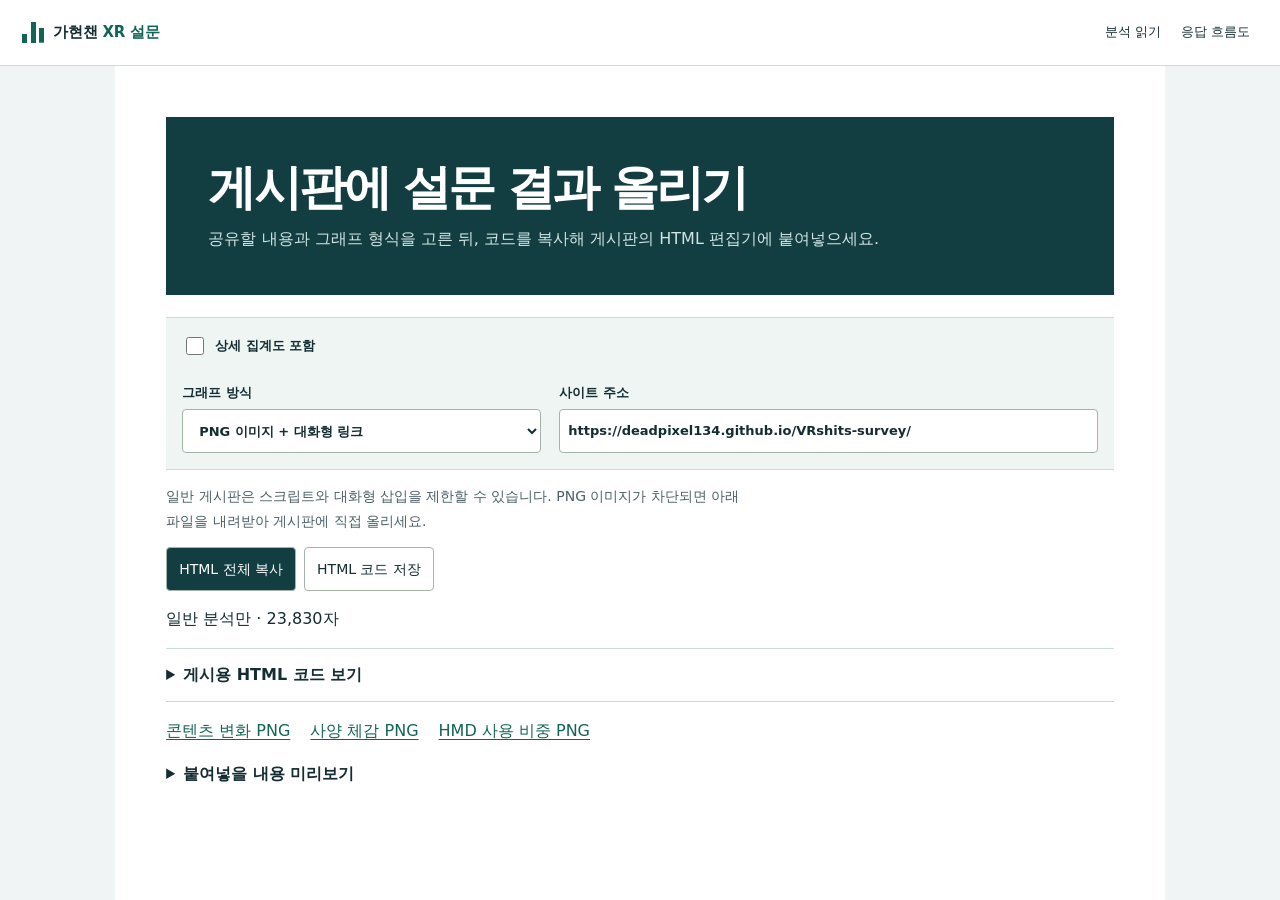
<file: docs/community.html>
<!doctype html>
<html lang="ko">
<head>
  <meta charset="utf-8">
  <meta name="viewport" content="width=device-width,initial-scale=1">
  <title>게시용 코드 | 가현챈 XR 설문</title>
  <link rel="stylesheet" href="style.css">
</head>
<body class="standalone share-page">
<a class="skip-link" href="#main-content">본문으로 건너뛰기</a>
<header class="top"><a class="brand" href="index.html">가현챈 <b>XR 설문</b></a><nav aria-label="보고서 메뉴"><a href="index.html">분석 읽기</a><a href="sankey.html">응답 흐름도</a></nav></header>
<main id="main-content" tabindex="-1">
  <header class="companion-intro">
    <h1>게시판에 설문 결과 올리기</h1>
    <p>공유할 내용과 그래프 형식을 고른 뒤, 코드를 복사해 게시판의 HTML 편집기에 붙여넣으세요.</p>
  </header>
  <div class="share-options">
    <label class="check-filter"><input id="includeDetail" type="checkbox">상세 집계도 포함</label>
    <label>그래프 방식<select id="imageMode"><option value="image">PNG 이미지 + 대화형 링크</option><option value="none">그래프 없이 링크만</option><option value="iframe">대화형 iframe · 허용 게시판만</option></select></label>
    <label>사이트 주소<input id="baseUrl" type="url"></label>
  </div>
  <p class="hint">일반 게시판은 스크립트와 대화형 삽입을 제한할 수 있습니다. PNG 이미지가 차단되면 아래 파일을 내려받아 게시판에 직접 올리세요.</p>
  <div class="tools"><button type="button" id="copyCode">HTML 전체 복사</button><button type="button" id="downloadCode">HTML 코드 저장</button></div>
  <p id="status" role="status">불러오는 중…</p>
  <details class="code-preview"><summary>게시용 HTML 코드 보기</summary><textarea id="pasteCode" aria-label="게시용 HTML 코드"></textarea></details>
  <p class="asset-links"><a href="assets/content.png" download>콘텐츠 변화 PNG</a><a href="assets/perception.png" download>사양 체감 PNG</a><a href="assets/mode.png" download>HMD 사용 비중 PNG</a></p>
  <details class="share-preview"><summary>붙여넣을 내용 미리보기</summary><iframe id="pastePreview" title="게시글 미리보기" sandbox="allow-same-origin"></iframe></details>
</main>
<script src="community.js"></script>
</body>
</html>
</file>
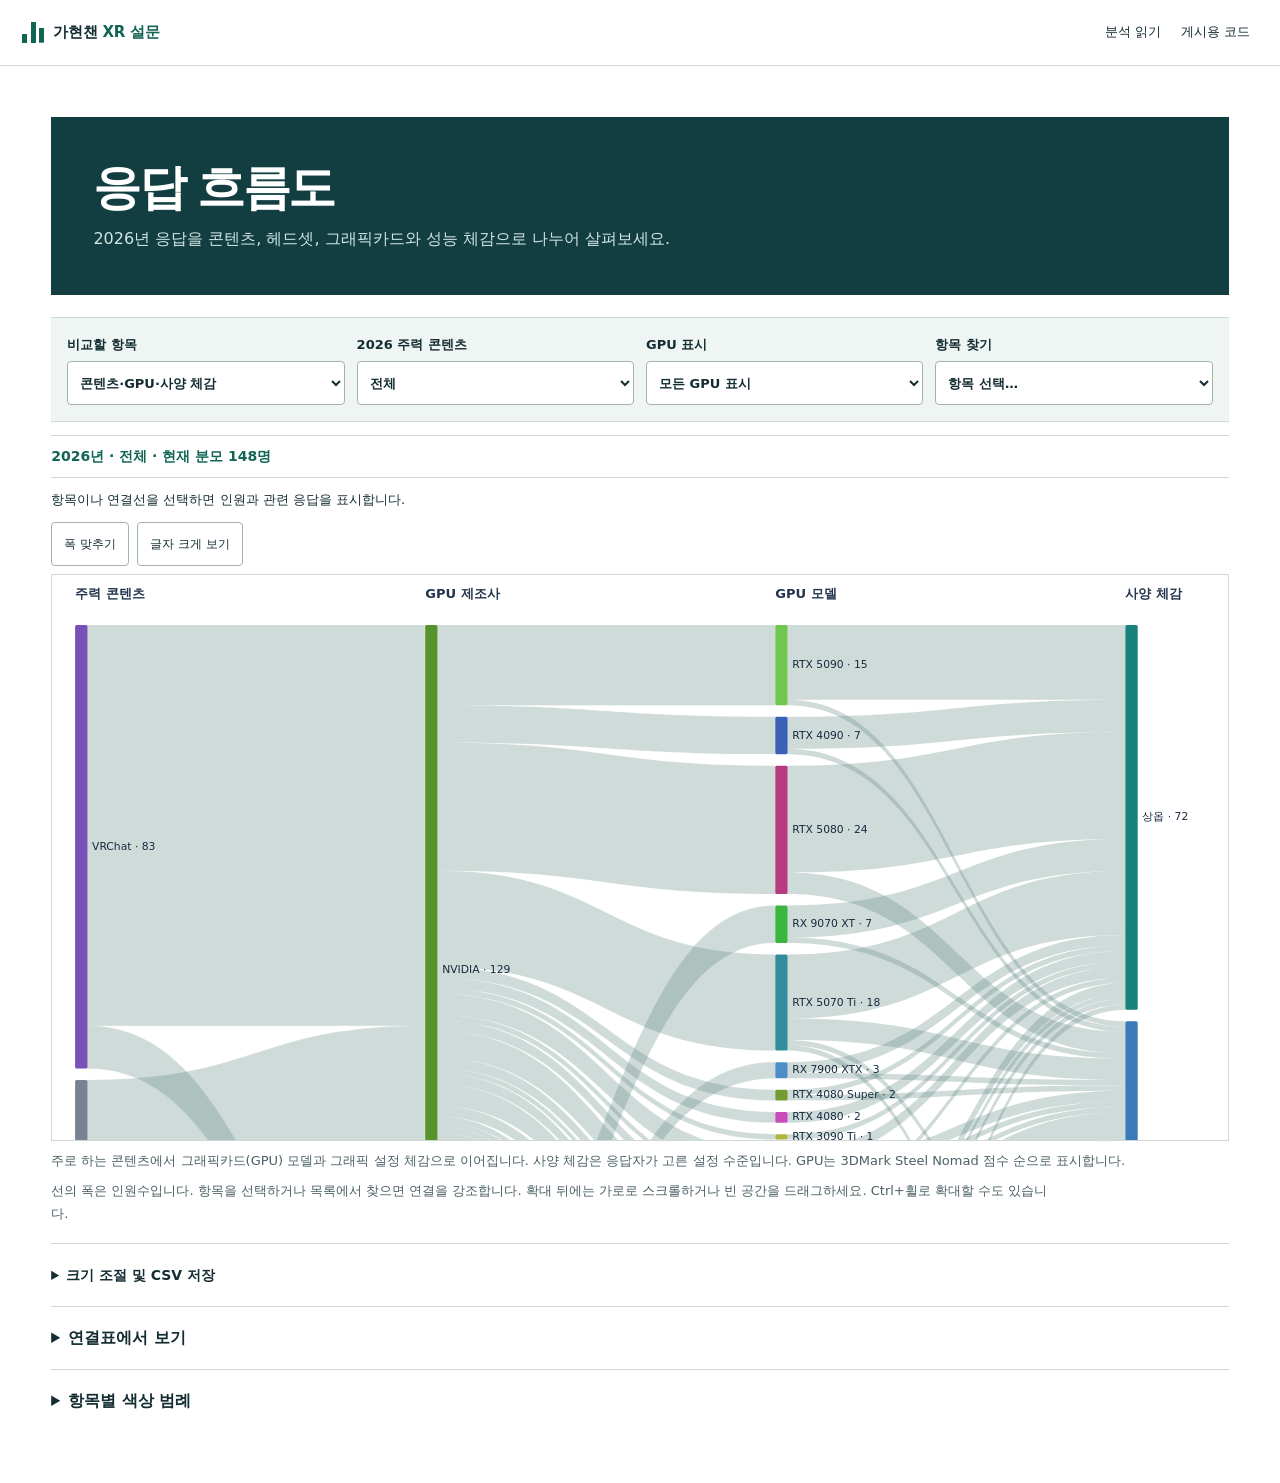
<file: docs/sankey.html>
<!doctype html>
<html lang="ko">
<head>
  <meta charset="utf-8">
  <meta name="viewport" content="width=device-width,initial-scale=1">
  <title>응답 흐름도 | 가현챈 XR 설문</title>
  <link rel="stylesheet" href="style.css">
</head>
<body class="standalone flow-page">
<a class="skip-link" href="#main-content">본문으로 건너뛰기</a>
<header class="top"><a class="brand" href="index.html">가현챈 <b>XR 설문</b></a><nav aria-label="보고서 메뉴"><a href="index.html">분석 읽기</a><a href="community.html">게시용 코드</a></nav></header>
<main id="main-content" tabindex="-1">
  <header class="companion-intro">
    <h1>응답 흐름도</h1>
    <p>2026년 응답을 콘텐츠, 헤드셋, 그래픽카드와 성능 체감으로 나누어 살펴보세요.</p>
  </header>
<div class="chart-filters">
<label>비교할 항목<select id="diagram"><option value="content" >콘텐츠 변화</option><option value="perception" selected>콘텐츠·GPU·사양 체감</option><option value="perf" >헤드셋·GPU·성능 응답</option><option value="mode" >헤드셋·사용 비중</option></select></label><label>2026 주력 콘텐츠<select id="group"><option>전체</option><option>VRChat</option><option>리듬게임</option><option>FPS·슈팅·액션</option><option>시뮬레이션</option><option>VR MOD</option><option>기타 콘텐츠</option></select></label><label class="check-filter"><input type="checkbox" id="exclude" checked>서로 맞지 않는 회고 응답 제외</label><label id="gpuLimitControl" class="gpu-limit-control">GPU 표시 <select id="gpuLimit"><option value="all" selected>모든 GPU 표시</option><option value="12">상위 12종 + 기타</option><option value="20">상위 20종 + 기타</option></select></label><label class="node-jump-control">항목 찾기 <select id="nodeJump"><option value="">항목 선택…</option></select></label>
</div>
<div class="chart-caption">
  <p id="chartBase" role="status" aria-live="polite"></p>
</div>
<div class="sankey-selection"><div id="selectionInfo" role="status" aria-live="polite">항목이나 연결선을 선택하면 인원과 관련 흐름을 표시합니다.</div><button id="clearSelection" type="button" hidden>선택 해제</button></div>
<div class="chart-view tools" aria-label="그래프 표시 크기"><button id="fit" type="button">폭 맞추기</button><button id="resetView" type="button">글자 크게 보기</button></div>
<div id="chart" role="region" tabindex="0" aria-label="응답 흐름도" aria-describedby="chartHelp"></div>
  <p id="chartContext"></p>
<p class="hint" id="chartHelp">선의 폭은 인원수입니다. 항목을 선택하거나 목록에서 찾으면 연결을 강조합니다. 확대 뒤에는 가로로 스크롤하거나 빈 공간을 드래그하세요. Ctrl+휠로 확대할 수도 있습니다.</p>
<div class="chart-resources">
  <details class="chart-settings"><summary>크기 조절 및 CSV 저장</summary><div class="tools graph-tools"><button id="zoomOut" type="button" aria-label="그래프 축소">−</button><label>크기 <input id="zoom" type="range" min="20" max="200" value="100" step="1" aria-label="그래프 확대율"></label><output id="zoomValue" for="zoom">100%</output><button id="zoomIn" type="button" aria-label="그래프 확대">＋</button><button id="download" type="button" title="현재 필터의 GPU 모델을 합치기 전 연결 건수를 저장합니다">원본 CSV</button></div></details>
  <details><summary>연결표에서 보기</summary><div id="links"></div></details>
  <details><summary>항목별 색상 범례</summary><div id="legend"></div></details>
</div>
</main>
<script src="data.js"></script>
<script src="site.js"></script>
<script src="sankey.js"></script>
</body>
</html>
</file>
<file: docs/style.css>
:root{--ink:#15283c;--muted:#586b80;--line:#dce5ed;--accent:#16706f}*{box-sizing:border-box}[hidden]{display:none!important}html{scroll-padding-top:90px}body{margin:0;color:var(--ink);background:#f1f5f8;font:16px/1.75 system-ui,-apple-system,'Noto Sans CJK KR',sans-serif}a{color:#126d88}button,select,input{font:inherit}button,select{border:1px solid #beced9;background:white;color:var(--ink);border-radius:8px;padding:8px 12px}button{cursor:pointer}button:hover{background:#e9f3f4}button:focus-visible,a:focus-visible,select:focus-visible{outline:3px solid #da9d38;outline-offset:3px}.top{position:sticky;top:0;z-index:20;background:#142b3d;color:white;padding:14px 24px;display:flex;align-items:center;justify-content:space-between;gap:12px}.top a{color:white}.brand{text-decoration:none;white-space:nowrap}.brand b{font-size:12px;letter-spacing:2px;display:block;color:#7ed5d1}.top nav{display:flex;gap:8px;align-items:center;flex-wrap:wrap}.top button{background:#223e53;color:white;border-color:#486174;font-size:13px}.top button.active{background:#b9eee8;color:#123f43}.top nav>a{font-size:13px;padding:8px}.layout{--reading-split:54%;display:grid;grid-template-columns:minmax(0,calc(var(--reading-split) - 6px)) 12px minmax(0,1fr);max-width:2100px;margin:auto}.splitter{position:sticky;top:83px;align-self:start;height:calc(100dvh - 83px);display:flex;justify-content:center;align-items:center;background:#edf3f6;border-left:1px solid #d1dce4;border-right:1px solid #d1dce4;cursor:col-resize;touch-action:none;user-select:none;z-index:5}
.splitter-handle{display:block;width:4px;height:76px;max-height:30%;border-radius:8px;background:#91a9b9;pointer-events:none}
.splitter:hover,.splitter:focus-visible,.is-resizing .splitter{background:#dcebee}
.splitter:hover .splitter-handle,.splitter:focus-visible .splitter-handle,.is-resizing .splitter-handle{background:#16706f}
.splitter:focus-visible{outline:3px solid #da9d38;outline-offset:-3px}
.is-resizing,.is-resizing *{cursor:col-resize!important;user-select:none!important}
#reading{background:white;padding:42px clamp(20px,3vw,58px) 100px;min-width:0}.intro{border-bottom:3px solid var(--accent);padding-bottom:28px;margin-bottom:28px}.intro>span{font-size:13px;letter-spacing:1px;color:var(--accent)}h1{font-size:clamp(29px,3vw,42px);line-height:1.35;letter-spacing:-1px}h2{font-size:26px;line-height:1.4;margin:48px 0 18px}h3{font-size:20px;margin:30px 0 12px}p{margin:14px 0}.toc{border:1px solid var(--line);border-radius:10px;padding:12px 18px}.toc nav{display:grid;gap:7px;font-size:14px}.table,#links{overflow:auto;max-width:100%;margin:18px 0}table{width:100%;border-collapse:collapse;font-size:13px}th{padding:11px;background:#e7eef3;text-align:left;white-space:nowrap}td{padding:10px;border-bottom:1px solid var(--line);min-width:70px;vertical-align:top}tbody tr:nth-child(even){background:#f7f9fb}.note{padding:15px;border-left:3px solid var(--accent);background:#f0f8f7}small{color:var(--muted)}.graph-link{display:block;width:100%;text-align:left;background:#edf8f7;border-color:#94c6c4;color:#135a5a;margin:24px 0;padding:14px;font-weight:650}#graphPanel{position:sticky;top:83px;height:calc(100dvh - 83px);border-left:1px solid var(--line);background:white;display:flex;flex-direction:column;min-width:0}.panel-head{display:flex;align-items:center;justify-content:space-between;flex-wrap:wrap;gap:8px;padding:16px;background:#f1f6f8;border-bottom:1px solid var(--line)}.panel-head a,.panel-head button{font-size:12px}.panel-head>div{display:flex;align-items:center;gap:8px}.panel-body{padding:16px;overflow:auto;overscroll-behavior:contain}.panel-body>label,.standalone label{display:inline-flex;gap:6px;align-items:center;flex-wrap:wrap;font-size:13px;margin:4px 6px 4px 0}select{max-width:100%}.tools{display:flex;align-items:center;gap:8px;flex-wrap:wrap}.tools button{font-size:12px}.tools label{font-size:12px}.tools input{width:105px}.hint{font-size:12px;color:var(--muted)}#chart{overflow:auto;border:1px solid var(--line);border-radius:8px;max-height:65dvh;touch-action:pan-x pan-y;background:white}#chart svg{display:block;max-width:none;height:auto}path.link:hover,path.link:focus{opacity:.9}details{margin:15px 0}summary{cursor:pointer;font-weight:650}footer{border-top:1px solid var(--line);padding-top:25px;margin-top:40px;font-size:13px;color:var(--muted)}.graph-closed .layout{grid-template-columns:minmax(0,1050px);justify-content:center}.graph-closed #graphPanel,.graph-closed .splitter{display:none}
.return-to-reading{position:fixed;bottom:28px;left:50%;transform:translateX(-50%);z-index:30;background:#123e50;color:#fff;border:1px solid #0e3443;border-radius:999px;padding:14px 24px;min-height:52px;max-width:calc(100vw - 28px);font-size:16px;line-height:1.4;font-weight:700;text-align:center;white-space:nowrap;box-shadow:0 7px 28px #102b4055;cursor:pointer}
.return-to-reading:hover{background:#215c6a}
.return-to-reading:focus-visible{outline:3px solid #da9d38;outline-offset:3px}
#mobileGraph{display:none}.standalone main{padding:24px;max-width:1800px;margin:auto;background:white}.standalone #chart{max-height:none}.standalone .top{position:static}.standalone .hint{max-width:1000px}@media(max-width:950px){.top{padding:10px 16px;position:sticky}.top nav{gap:3px}.top button{padding:7px;font-size:12px}.top #toggleGraph{display:none}.brand{font-size:14px}.brand b{font-size:10px}.layout,.graph-wide .layout{display:block}.splitter{display:none!important}#reading{padding:25px 18px 110px}h2{font-size:24px}.top nav>a{font-size:12px}#graphPanel{position:fixed;inset:auto 0 52px 0;z-index:40;height:72dvh;border:1px solid #9eb5c6;border-radius:16px 16px 0 0;box-shadow:0 -14px 50px #15283c33;display:none}.mobile-open #graphPanel{display:flex}.graph-wide #graphPanel{height:calc(100dvh - 60px)}#mobileGraph{display:block;position:fixed;bottom:0;left:0;width:100%;height:53px;z-index:45;border-radius:0;background:#123e50;color:white;border:0;font-weight:700;padding-bottom:max(8px,env(safe-area-inset-bottom))}.panel-body{padding:12px}.panel-head{border-radius:16px 16px 0 0;padding:12px}.panel-head strong{font-size:14px}#chart{max-height:none}.standalone{padding-bottom:0}.standalone main{padding:12px}.standalone #chart{max-height:none}.standalone #mobileGraph{display:none}.return-to-reading{bottom:calc(68px + env(safe-area-inset-bottom, 0px));padding:12px 20px;min-height:48px;font-size:15px}}

/* Sankey exploration */
.graph-tools{padding:6px 0 8px;gap:6px}
.graph-tools #zoom{width:110px;vertical-align:middle}
.graph-tools output{font-weight:700;font-size:13px;min-width:44px;font-variant-numeric:tabular-nums}
.sankey-selection{display:flex;align-items:center;justify-content:space-between;gap:10px;position:sticky;top:0;z-index:8;background:#edf6f7;border:1px solid #bbd5d7;border-radius:9px;padding:10px 12px;margin:4px 0 8px;font-size:13px}
#selectionInfo{flex:1;min-width:0;line-height:1.5}
#clearSelection{font-size:12px;white-space:nowrap}
#chart{height:min(66dvh,840px);min-height:300px;max-height:none;cursor:grab;overscroll-behavior:contain}
#chart.is-panning{cursor:grabbing;user-select:none}
#chart svg [data-node-layer],#chart svg path.link{cursor:pointer}
#chart svg [data-node-layer]:focus-visible,#chart svg path.link:focus-visible{outline:none;stroke:#123e50;stroke-width:3px;paint-order:stroke fill}
#chart svg .sankey-dim{opacity:.12!important}
#chart svg path.link.sankey-dim{opacity:.045!important}
#chart svg path.link.sankey-active{opacity:.88!important;stroke:#1f4052;stroke-width:.7px}
#chart svg rect.sankey-active{stroke:#132e45;stroke-width:2.5px}
#chart svg text.sankey-active{font-weight:750;fill:#061c30}
@media(max-width:950px){
 .sankey-selection{position:static}
 #chart{height:55dvh;min-height:260px}
 .standalone #chart{height:65dvh}
}

.node-jump-control{display:inline-flex;align-items:center;gap:8px;margin:4px 0 8px;font-size:13px}
.node-jump-control select{max-width:min(390px,70vw)}
#links tr[role="button"]{cursor:pointer}
#links tr[role="button"]:hover,#links tr[role="button"]:focus-visible{background:#ddf1ee;outline:2px solid #318787;outline-offset:-2px}

/* Reading layout shared by the report and its companion pages. */
:root {
  --ink: #172e37;
  --muted: #4d6269;
  --line: #cfdad8;
  --accent: #076660;
}
body { background: #edf2f0; }
a { text-underline-offset: .2em; }
::selection { background: #c0e9df; color: #123c38; }
.intro { border-bottom: 1px solid var(--line); margin: 0; padding: 0 0 28px; }
.intro h1 { margin: 0; font-size: clamp(36px, 5vw, 66px); letter-spacing: -.04em; line-height: 1.15; }
.intro .lead { margin: 14px 0 24px; font-size: clamp(18px, 2vw, 25px); line-height: 1.5; font-weight: 550; }
.survey-meta { display: flex; flex-wrap: wrap; align-items: baseline; gap: 4px 20px; color: var(--accent); font-variant-numeric: tabular-nums; }
.survey-meta span, .scope { color: var(--muted); font-size: 14px; }
.scope { margin-bottom: 0; max-width: 65ch; }
.intro, article, .toc { word-break: keep-all; overflow-wrap: anywhere; }
article h2 { padding-top: 20px; border-top: 2px solid var(--ink); letter-spacing: -.035em; }
article > h2:first-child { border: 0; padding: 0; margin-top: 30px; }
article p { max-width: 74ch; }
table { font-variant-numeric: tabular-nums; font-size: 14px; line-height: 1.55; }
th { background: #e6efec; }
.interpretation { background: #f0f5f2; padding: 18px 20px; margin: 24px 0; }
.interpretation p { margin: 8px 0; }
.toc { border: 0; border-block: 1px solid var(--line); border-radius: 0; padding: 12px 0; }
.toc nav { margin-top: 12px; gap: 0; }
.toc a { display: block; padding: 5px 0; color: var(--ink); text-decoration: none; line-height: 1.5; }
.toc .topic { font-weight: 650; }
.toc .subtopic { padding-left: 14px; color: var(--muted); font-size: 13px; }
.toc a:hover, .toc a:focus-visible { color: var(--accent); text-decoration: underline; }
.chart-settings { border-block: 1px solid var(--line); padding: 6px 0; font-size: 14px; }
.standalone main { min-height: calc(100vh - 80px); }
#copyCode { background: var(--accent); color: white; }
.code-preview { padding-block: 12px; border-block: 1px solid var(--line); }
.code-preview textarea { margin-top: 8px; }
@media (min-width: 951px) {
  .graph-closed .layout { max-width: 1240px; grid-template-columns: minmax(0,1fr); }
  .graph-closed #reading {
    display: grid; column-gap: clamp(32px,5vw,72px);
    grid-template-columns: minmax(190px, .32fr) minmax(0, 1fr);
    grid-template-areas: "intro intro" "toc article" ". foot";
    padding-top: 48px;
  }
  .graph-closed .intro { grid-area: intro; padding-bottom: 32px; }
  .graph-closed article { grid-area: article; min-width: 0; }
  .graph-closed footer { grid-area: foot; }
  .graph-closed .toc {
    grid-area: toc; align-self: start; position: sticky; top: 92px; max-height: calc(100dvh - 112px);
    overflow: auto; margin: 32px 0 0; padding: 0 12px 8px 0; border: 0; scrollbar-width: thin;
  }
}
@media (max-width: 950px) {
  .toc a { padding-block: 10px; }
  .intro .lead { max-width: 28em; }
  article h2 { font-size: 23px; }
}

/* Data journal */
:root {
  --paper: #f1f4f4;
  --surface: #ffffff;
  --ink: #142d32;
  --muted: #4b6066;
  --line: #ced9da;
  --accent: #126555;
  --masthead: 66px;
}
html { scroll-padding-top: calc(var(--masthead) + 16px); }
body { background: var(--paper); accent-color: var(--accent); }
a { color: var(--accent); }
:where(button, select, input, summary, a, [tabindex]):focus-visible { outline: 3px solid #9a621e; outline-offset: 3px; }
.skip-link { position: fixed; z-index: 60; top: 8px; left: 8px; padding: 8px 14px; background: var(--surface); transform: translateY(-150%); }
.skip-link:focus { transform: none; }
.top { min-height: var(--masthead); padding: 8px max(22px, calc((100% - 1260px) / 2)); background: var(--paper); color: var(--ink); border-bottom: 1px solid var(--ink); }
.top a, .top button { color: var(--ink); }
.top nav { gap: 4px; }
.top .brand { font-size: 15px; font-weight: 700; line-height: 1.3; }
.top .brand b { display: inline; color: var(--accent); font-size: inherit; letter-spacing: -.02em; }
.top button { background: transparent; border-color: transparent; }
.top button.active { background: #e1ebe3; color: #124c3e; }
.top #toggleGraph { border-color: var(--line); margin-inline-start: 4px; }
button, select, input[type="url"] { border-radius: 4px; border-color: #a4b4a8; }
button:hover, .top button:hover { background: #e3ede5; }
button[aria-pressed="true"] { font-weight: 700; }
#reading, .standalone main { background: var(--surface); }
#reading { padding-inline: clamp(20px, 4vw, 64px); }
.intro { padding: 0 0 32px; }
.intro h1 { margin: 0; font-size: clamp(39px, 5vw, 66px); }
.intro .lead { margin: 16px 0 23px; }
.survey-meta { gap: 7px 18px; }
.survey-meta strong { padding-block: 4px; border-block: 1px solid var(--line); }
.scope { max-width: 32em; }
.year-compare { margin: 0; padding: 18px 0 0; border-top: 2px solid var(--ink); min-width: 0; font-variant-numeric: tabular-nums; }
.year-compare figcaption { font-size: clamp(18px, 2vw, 23px); font-weight: 750; line-height: 1.4; letter-spacing: -.035em; }
.compare-unit, .compare-note { margin: 5px 0 0; color: var(--muted); font-size: 13px; }
.compare-scale, .compare-row { display: grid; grid-template-columns: 38px minmax(0, 1fr) 102px; gap: 9px; align-items: center; }
.compare-scale { padding-top: 12px; color: var(--muted); font-size: 11px; }
.compare-scale span { grid-row: 1; grid-column: 2; }
.compare-scale span:nth-child(2) { margin-inline-start: 25%; }
.compare-scale span:nth-child(3) { margin-inline-start: 50%; }
.compare-scale span:nth-child(4) { margin-inline-start: 75%; }
.compare-scale span:last-child { justify-self: end; }
.compare-group + .compare-group { margin-top: 12px; }
.compare-label { display: flex; align-items: baseline; justify-content: space-between; border-bottom: 1px solid var(--line); padding-bottom: 3px; }
.compare-label span { color: var(--accent); font-size: 14px; font-weight: 750; }
.compare-row { font-size: 12px; min-height: 27px; }
.compare-row.current { color: #125c4c; }
.compare-value { text-align: end; white-space: nowrap; }
.compare-value strong { font-size: 14px; }
.compare-value small { font-size: 11px; }
.compare-track { display: block; background: #e8efee; height: 9px; }
.compare-track > span { display: block; width: var(--share); height: 100%; background: #80948a; }
.current .compare-track > span { background: var(--accent); }
.compare-note { margin-top: 12px; }
.question-jump { display: flex; flex-wrap: wrap; gap: 0 20px; margin: 0; padding-top: 7px; }
.question-jump a { display: inline-flex; align-items: center; min-height: 40px; font-size: 14px; font-weight: 670; }
.toc { color: var(--ink); }
article h2, article h3 { text-wrap: pretty; }
th { background: #e6eeee; }
tbody tr:nth-child(even) { background: #f5f8f8; }
.note, .interpretation { border-left: 0; background: #edf5f3; }
.graph-link { width: auto; background: #e9f2e9; color: #124d41; border-color: #b8cebf; }
footer { border-color: var(--line); }
.splitter, #graphPanel { top: var(--masthead); height: calc(100dvh - var(--masthead)); }
.splitter { background: #e6e9e0; border-color: var(--line); }
#graphPanel { background: var(--surface); }
.panel-head { background: #e9efe6; }
.panel-head nav, .panel-head > div { flex-wrap: wrap; }
.chart-filters { display: grid; grid-template-columns: repeat(auto-fit, minmax(min(100%, 168px), 1fr)); align-items: end; gap: 7px 12px; }
.chart-filters label, .share-options label { display: grid; min-width: 0; margin: 0; gap: 4px; font-size: 13px; font-weight: 650; align-content: start; }
.chart-filters select { width: 100%; min-width: 0; padding: 6px 8px; }
.chart-filters .check-filter, .share-options .check-filter { display: flex; align-items: center; gap: 8px; min-height: 38px; }
.check-filter input { width: 18px; height: 18px; flex: none; }
.chart-caption { margin: 13px 0 7px; padding-block: 8px; border-block: 1px solid var(--line); }
.chart-caption p { margin: 0; }
#chartBase { color: var(--accent); font-weight: 750; font-size: 14px; }
#chartContext { margin: 9px 0 0; color: var(--muted); font-size: 13px; }
.sankey-selection { position: static; border: 0; border-radius: 0; padding: 5px 0; background: transparent; }
.chart-view { margin-bottom: 8px; }
.chart-view button { padding-block: 4px; }
#chart { border-radius: 0; border-color: var(--line); height: clamp(290px, 54dvh, 660px); }
#chart svg path.link.sankey-active { fill: var(--accent); }
#chartHelp { margin: 7px 0 18px; font-size: 13px; }
.chart-resources details { margin: 0; padding: 9px 0; border: 0; border-top: 1px solid var(--line); }
.standalone main { min-height: calc(100dvh - var(--masthead)); padding: clamp(20px, 4vw, 54px); max-width: 1380px; }
.companion-intro { margin-bottom: 22px; word-break: keep-all; }
.companion-intro h1 { margin: 0; }
.companion-intro p { margin-top: 8px; color: var(--muted); }
.standalone.flow-page #chart { height: clamp(330px, 63dvh, 780px); }
.share-page main { max-width: 1050px; }
.share-options { display: grid; grid-template-columns: minmax(175px, 1fr) minmax(0, 1.5fr); gap: 10px 18px; max-width: 700px; }
.share-options .check-filter { grid-column: 1 / -1; }
.share-options input[type="url"] { width: 100%; min-width: 0; border: 1px solid #a4b4a8; padding: 8px; }
.share-page .hint { font-size: 14px; max-width: 65ch; }
.share-page .tools button { font-size: 14px; }
.code-preview textarea { display: block; width: 100%; min-height: 18rem; resize: vertical; font: 13px/1.55 monospace; padding: 10px; }
.asset-links { display: flex; flex-wrap: wrap; gap: 8px 20px; }
.share-preview iframe { display: block; width: 100%; height: min(650px, 75dvh); margin-top: 12px; border: 1px solid var(--line); }
@media (min-width: 951px) {
  .graph-closed .layout { max-width: 1260px; }
  .graph-closed .intro {
    display: grid;
    grid-template-columns: minmax(0, 1.05fr) minmax(0, 1fr);
    grid-template-areas: "copy comparison" "questions questions";
    gap: 0;
    padding: 0;
  }
  .graph-closed .intro-copy { grid-area: copy; }
  .graph-closed .year-compare { grid-area: comparison; margin: 0; align-content: center; }
  .graph-closed .question-jump { grid-area: questions; }
  .graph-closed .toc { top: calc(var(--masthead) + 16px); }
}
@media (max-width: 950px) {
  .intro { padding-bottom: 22px; }
  .year-compare { margin-top: 26px; }
  .hero-break { display: none; }
  .question-jump { gap: 0 15px; margin-top: 9px; }
  .question-jump a { min-height: 44px; }
  body.sheet-open { overflow: hidden; }
  .chart-filters label select, .chart-view button { min-height: 44px; }
  .chart-filters .node-jump-control select { max-width: none; }
  #graphPanel { top: auto; height: 78dvh; border-radius: 8px 8px 0 0; }
  .graph-wide #graphPanel { height: calc(100dvh - 54px); }
  .panel-head { border-radius: 8px 8px 0 0; }
  #mobileGraph, #mobileGraph:hover { background: #174f43; color: white; }
}
@media (max-width: 450px) {
  :root { --masthead: 60px; }
  .top { padding-inline: 13px; flex-wrap: wrap; gap: 2px 6px; }
  .top .brand { font-size: 13px; }
  .top nav { gap: 0; }
  .top nav > a, .top nav > button { min-height: 38px; padding: 7px 5px; }
  .share-options { grid-template-columns: 1fr; }
  .chart-filters { grid-template-columns: repeat(2, minmax(0, 1fr)); }
  .chart-filters .check-filter { grid-column: 1 / -1; }
  .compare-scale span:nth-child(4) { visibility: hidden; }
}

.survey-plot {
  margin: 20px 0 8px;
  padding: clamp(12px, 2vw, 22px);
  border: 1px solid var(--line);
  border-radius: 8px;
  background: white;
}
.survey-plot figcaption { line-height: 1.5; }
.survey-plot small { display: block; margin-top: 3px; }
.survey-plot img { display: block; width: 100%; max-width: 36rem; height: auto; margin: 12px auto 0; }
.chart-data { margin: 8px 0 20px; }
.chart-data summary { color: #165c5a; font-size: 0.9rem; }

/* Report cover and shared navigation */
:root {
  --deep: #123e42;
  --on-deep: #ffffff;
  --mint: #b5e9d8;
  --soft: #eef5f3;
}
body { font-family: "Malgun Gothic", "Apple SD Gothic Neo", system-ui, sans-serif; }
.top .brand { display: inline-flex; align-items: center; gap: .28em; text-decoration: none; }
.brand::before {
  content: ""; width: 22px; height: 21px; margin-right: 5px;
  background: linear-gradient(var(--accent),var(--accent)) left bottom / 5px 45%,
              linear-gradient(var(--accent),var(--accent)) center bottom / 5px 100%,
              linear-gradient(var(--accent),var(--accent)) right bottom / 5px 70%;
  background-repeat: no-repeat;
}
.top { background: white; border-color: var(--line); }
.top nav :is(a,button) { min-height: 44px; display: inline-flex; align-items: center; text-decoration: none; }
.top nav button.active, #copyCode { background: var(--deep); color: white; }
.top nav a:hover { text-decoration: underline; }
.graph-closed #reading { padding-top: clamp(16px, 2.6vw, 40px); }
.intro { border: 1px solid var(--line); padding: 0; }
.intro-copy, .companion-intro {
  background: var(--deep); color: var(--on-deep);
  padding: clamp(23px, 3.3vw, 48px);
}
.intro-copy .edition {
  color: var(--mint); font: 650 14px/1.3 ui-monospace, monospace;
  letter-spacing: .09em; margin: 0 0 18px;
}
.intro-copy h1, .companion-intro h1 { font-weight: 800; letter-spacing: -.06em; }
.intro-copy .lead { font-size: clamp(17px, 1.8vw, 23px); margin: 12px 0 24px; }
.intro-copy .scope, .companion-intro p { color: #d2e5e3; }
.intro-copy .survey-meta { gap: 25px; margin: 0; }
.survey-meta > span { color: var(--mint); font-size: 13px; }
.survey-meta strong { display: block; border: 0; padding: 0; color: white; font: 650 34px/1.25 system-ui,sans-serif; }
.survey-meta small { font-size: 15px; color: inherit; margin-left: 2px; }
.year-compare { margin: 0; padding: clamp(20px,3vw,40px); background: #f6f9f8; border: 0; }
.year-compare figcaption { text-wrap: balance; }
.compare-track { height: 12px; }
.compare-track > span { background: #778d91; }
.question-jump { display: grid; grid-template-columns: repeat(auto-fit,minmax(min(100%,9rem),1fr)); gap: 1px; background: var(--line); border-top: 1px solid var(--line); margin: 0; padding: 0; }
.question-jump a { justify-content: space-between; padding: 9px 12px; gap: 4px; min-height: 48px; color: var(--deep); background: white; text-decoration: none; }
.question-jump a::after { content: "↓"; font-weight: 400; }
.question-jump a:hover { background: var(--soft); }
.detail-intro { grid-area: intro; margin: 0; }
.companion-intro h1 { font-size: clamp(28px, 4vw, 48px); line-height: 1.2; }
.companion-intro p { margin-bottom: 0; }
.toc summary { padding: 10px 0; }
.toc a { border-inline-start: 2px solid transparent; padding-inline-start: 8px; }
.toc a[aria-current="location"] { border-color: var(--accent); background: var(--soft); color: var(--deep); font-weight: 750; }
article h2 { font-size: clamp(23px, 2.4vw, 32px); line-height: 1.35; }
article h3 { letter-spacing: -.035em; }
article p { line-height: 1.85; }
article .table { border-block: 1px solid var(--line); }
article .interpretation { padding: 17px clamp(14px,2vw,26px); border-inline-start: 4px solid var(--accent); }
article .interpretation h4 { margin: 0 0 6px; font-size: 17px; }
article .note { background: #f3f6f6; color: var(--muted); font-size: 14px; }
.survey-plot { border-radius: 2px; border-top: 3px solid var(--accent); }
.chart-filters, .share-options { background: var(--soft); padding: 16px; border-block: 1px solid var(--line); }
.share-options { max-width: none; }
.chart-filters select, .share-options select, .share-options input[type=url] { background: white; color: var(--ink); min-height: 44px; }
.chart-view button, .share-page .tools button, .chart-resources summary, .chart-data summary { min-height: 44px; align-content: center; }
.panel-head { background: var(--deep); color: white; }
.panel-head a { color: var(--mint); }
:where(a,button,input,summary,select):focus-visible { outline: 3px solid #c67810; outline-offset: 2px; }
@media (max-width: 950px) {
  .question-jump { grid-template-columns: repeat(3,minmax(0,1fr)); }
  .top nav > button, .top nav > a { min-height: 44px; }
  .toc { margin-top: 16px; }
}
@media (max-width: 520px) {
  .question-jump { grid-template-columns: repeat(2,minmax(0,1fr)); }
  .year-compare { padding: 18px 14px; }
  .chart-filters { padding: 12px; }
}
@media (max-width: 950px) {
  .intro { display: grid; grid-template-areas: "copy" "topics" "comparison"; }
  .intro-copy { grid-area: copy; }
  .question-jump { grid-area: topics; border-bottom: 1px solid var(--line); }
  .year-compare { grid-area: comparison; }
}

/* Keep data labels at reading size when the report shares a narrow pane. */
article { container: report / inline-size; }
.survey-plot { margin-bottom: 0; padding: clamp(16px, 3cqi, 28px); border-bottom: 0; }
.survey-plot figcaption strong { font-size: clamp(17px, 3cqi, 21px); }
.measure-list { list-style: none; padding: 0; margin: 14px 0 0; }
.measure-row {
  display: grid; grid-template-columns: minmax(9em, 1fr) minmax(0, 2fr) 4em;
  align-items: center; gap: 12px; padding-block: 8px;
  font-size: 14px; line-height: 1.4; font-variant-numeric: tabular-nums;
}
.measure-row + .measure-row { border-top: 1px solid #e4ebeb; }
.measure-row strong { text-align: right; }
.measure-track { display: block; height: 10px; background: var(--soft); }
.measure-track i { display: block; height: 100%; background: var(--accent); }
.measure-pair { margin-top: 18px; }
.measure-pair .measure-list { margin-top: 4px; }
.measure-pair .measure-row { grid-template-columns: 4em 1fr 4em; }
.measure-pair .measure-row:first-child i { background: #778d91; }
.chart-data { margin: 0 0 22px; padding: 0 16px; border: 1px solid var(--line); }
.chart-data > summary { padding-block: 10px; }
.plot-download { display: inline-block; padding: 6px 0 12px; font-size: 14px; }
article .table { overscroll-behavior-inline: contain; }
@container report (max-width: 640px) {
  .table table:has(thead th:nth-child(5)) { min-width: 42rem; }
  .table table:has(thead th:nth-child(5)) tr > :first-child {
    position: sticky; left: 0; background: var(--surface);
    box-shadow: inset -1px 0 var(--line);
    width: 7.8rem; max-width: 9rem;
  }
  .table table:has(thead th:nth-child(5)) thead tr > :first-child { background: #e6eeee; }
  .table table:has(thead th:nth-child(5)) tbody tr:nth-child(even) > :first-child { background: #f5f8f8; }
}
@container report (max-width: 440px) {
  .measure-list:not(.measure-pair .measure-list) .measure-row {
    grid-template-columns: 1fr auto; gap: 5px 8px; padding-block: 7px;
  }
  .measure-list:not(.measure-pair .measure-list) .measure-track { grid-column: 1 / -1; grid-row: 2; height: 7px; }
  .measure-row strong { grid-column: -2; grid-row: 1; }
}

.headset-ranks .measure-row { grid-template-columns: minmax(9em, 1fr) minmax(0, 1.6fr) 7.5em; }
.connection-pairs { display: grid; gap: 16px 24px; margin-top: 18px; }
.connection-pairs .measure-pair { margin: 0; }
.connection-pairs .measure-pair .primary-use i { background: var(--accent); }
.connection-pairs .measure-pair .recent-use i { background: #657e88; }
@container report (min-width: 650px) {
  .connection-pairs { grid-template-columns: repeat(2,minmax(0,1fr)); }
}
.budget-jump { display: flex; flex-wrap: wrap; gap: 4px 20px; margin: 12px 0; }
.budget-jump a { display: inline-flex; align-items: center; min-height: 44px; }
#detailed > h4 { font-size: 18px; margin: 28px 0 8px; }
#detailed > h4 + .table { margin-top: 0; }

/* Survey cover and unit comparison */
.intro-copy { position: relative; isolation: isolate; overflow: hidden; }
.cover-orbits {
  position: absolute; z-index: -1; pointer-events: none;
  width: 96%; aspect-ratio: 1; right: -44%; bottom: -30%;
  transform: rotate(-28deg) scaleX(.8);
  background: repeating-radial-gradient(ellipse at center, transparent 0 12px, #97ddcb35 13px 14px, transparent 15px 22px);
  border-radius: 50%; mask-image: linear-gradient(130deg, transparent 5%, black 75%);
}
.intro-copy .scope { margin-bottom: 0; }
.compare-switch {
  display: inline-flex; margin-top: 14px; padding: 3px; gap: 3px;
  border: 1px solid var(--line); border-radius: 9px; background: white;
}
.compare-switch button {
  min-height: 44px; padding: 5px 16px; font-size: 14px; font-weight: 700;
  border: 1px solid transparent; border-radius: 6px; color: var(--deep);
}
.compare-switch button[aria-pressed="true"] { color: white; background: var(--deep); }
.year-compare.interactive .compare-track > span {
  width: 100%; transform-origin: left; transform: scaleX(var(--fraction));
}
.compare-group .compare-label { border-color: #ccdcd6; }
.compare-label > span { font-variant-numeric: tabular-nums; }
@media (prefers-reduced-motion: no-preference) {
  .year-compare.interactive .compare-track > span { transition: transform 320ms cubic-bezier(.22,.72,.24,1); }
  .compare-switch button { transition: background-color 160ms, color 160ms; }
}

@media (max-width: 950px) {
  #graphPanel.sheet-motion {
    --sheet-offset: 32px;
    --sheet-opacity: 0;
    --sheet-duration: 200ms;
    --ease-drawer: cubic-bezier(.32, .72, 0, 1);
    transform: translateY(var(--sheet-offset));
    opacity: var(--sheet-opacity);
    transition: transform var(--sheet-duration) var(--ease-drawer),
                opacity var(--sheet-duration) var(--ease-drawer),
                display var(--sheet-duration) allow-discrete;
  }
  .mobile-open #graphPanel.sheet-motion {
    --sheet-duration: 220ms;
    transform: none;
    opacity: 1;
  }
  @starting-style {
    .mobile-open #graphPanel.sheet-motion {
      transform: translateY(var(--sheet-offset));
      opacity: var(--sheet-opacity);
    }
  }
}
@media (max-width: 950px) and (prefers-reduced-motion: reduce) {
  #graphPanel.sheet-motion, .mobile-open #graphPanel.sheet-motion {
    --sheet-offset: 0px;
    --sheet-opacity: .9;
    --sheet-duration: 80ms;
    transform: none;
  }
}

#chart svg.paired-flow { margin-inline: auto; }
</file>
